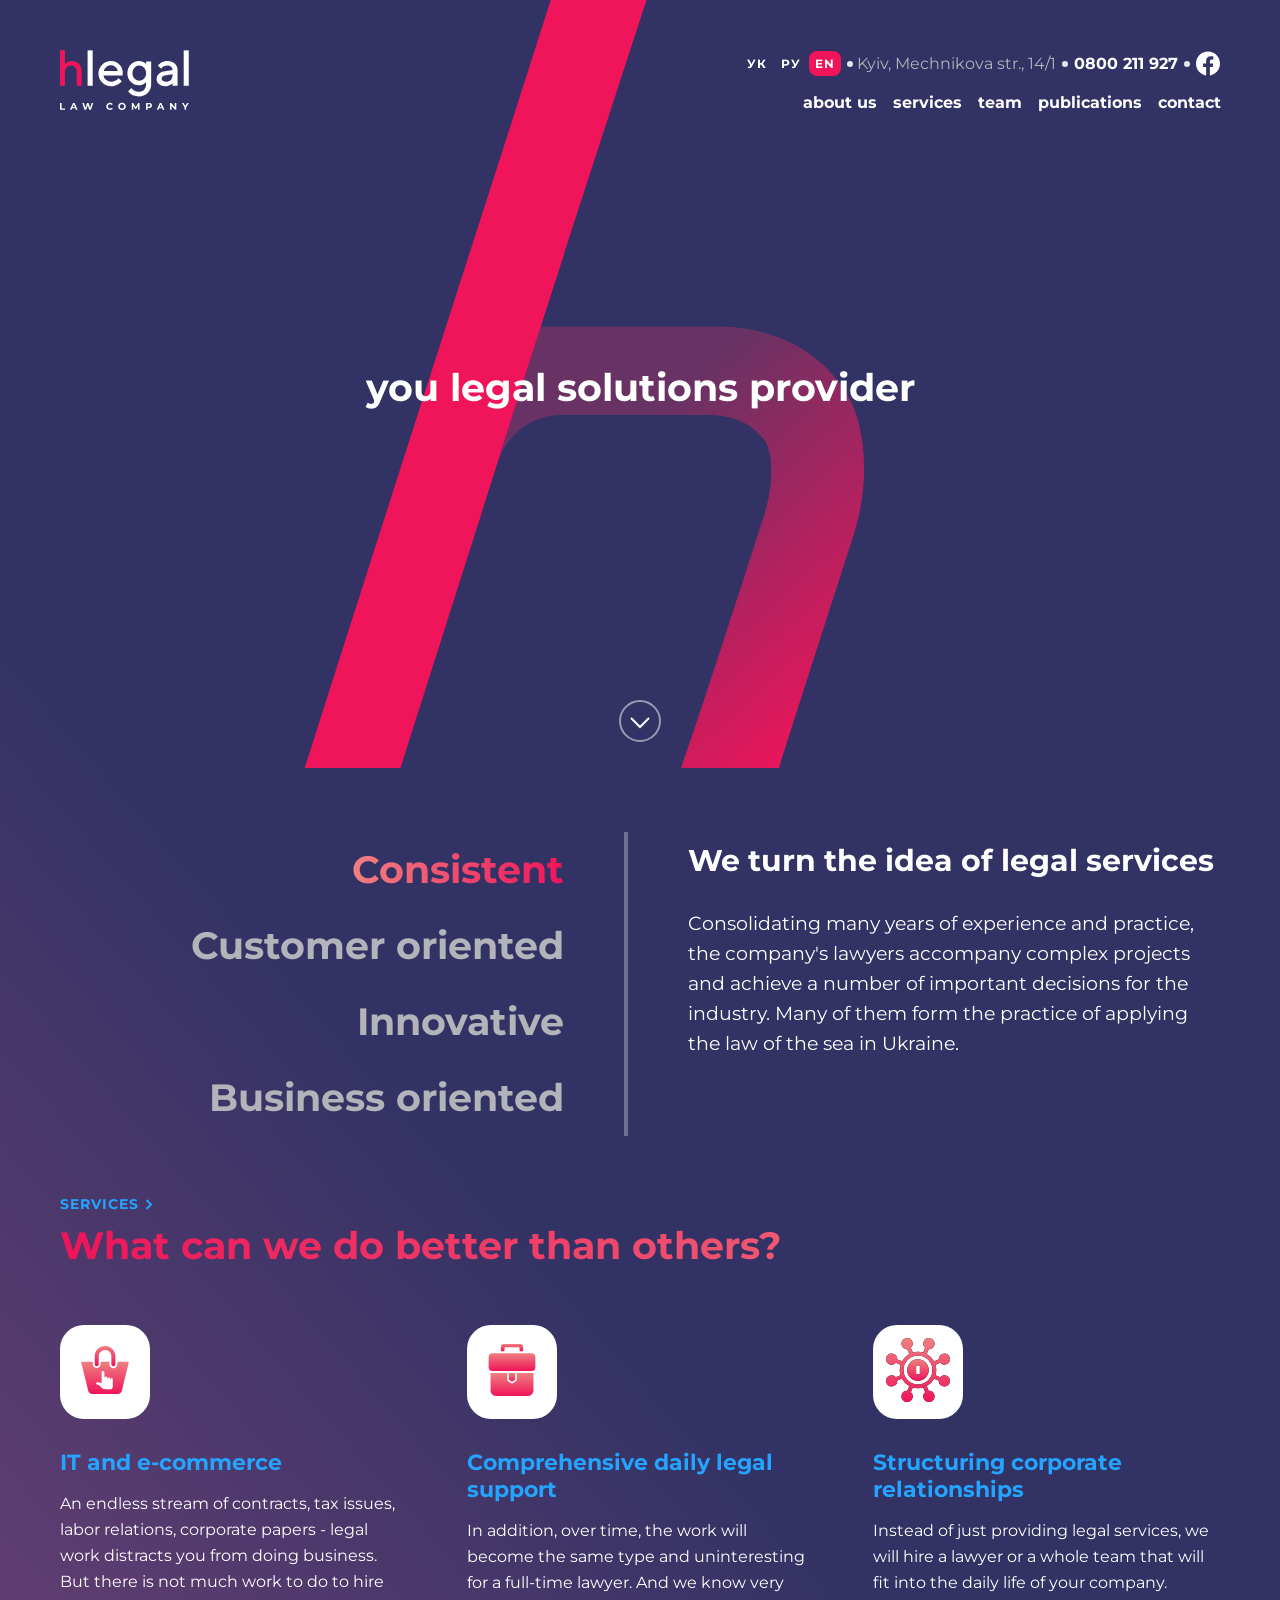
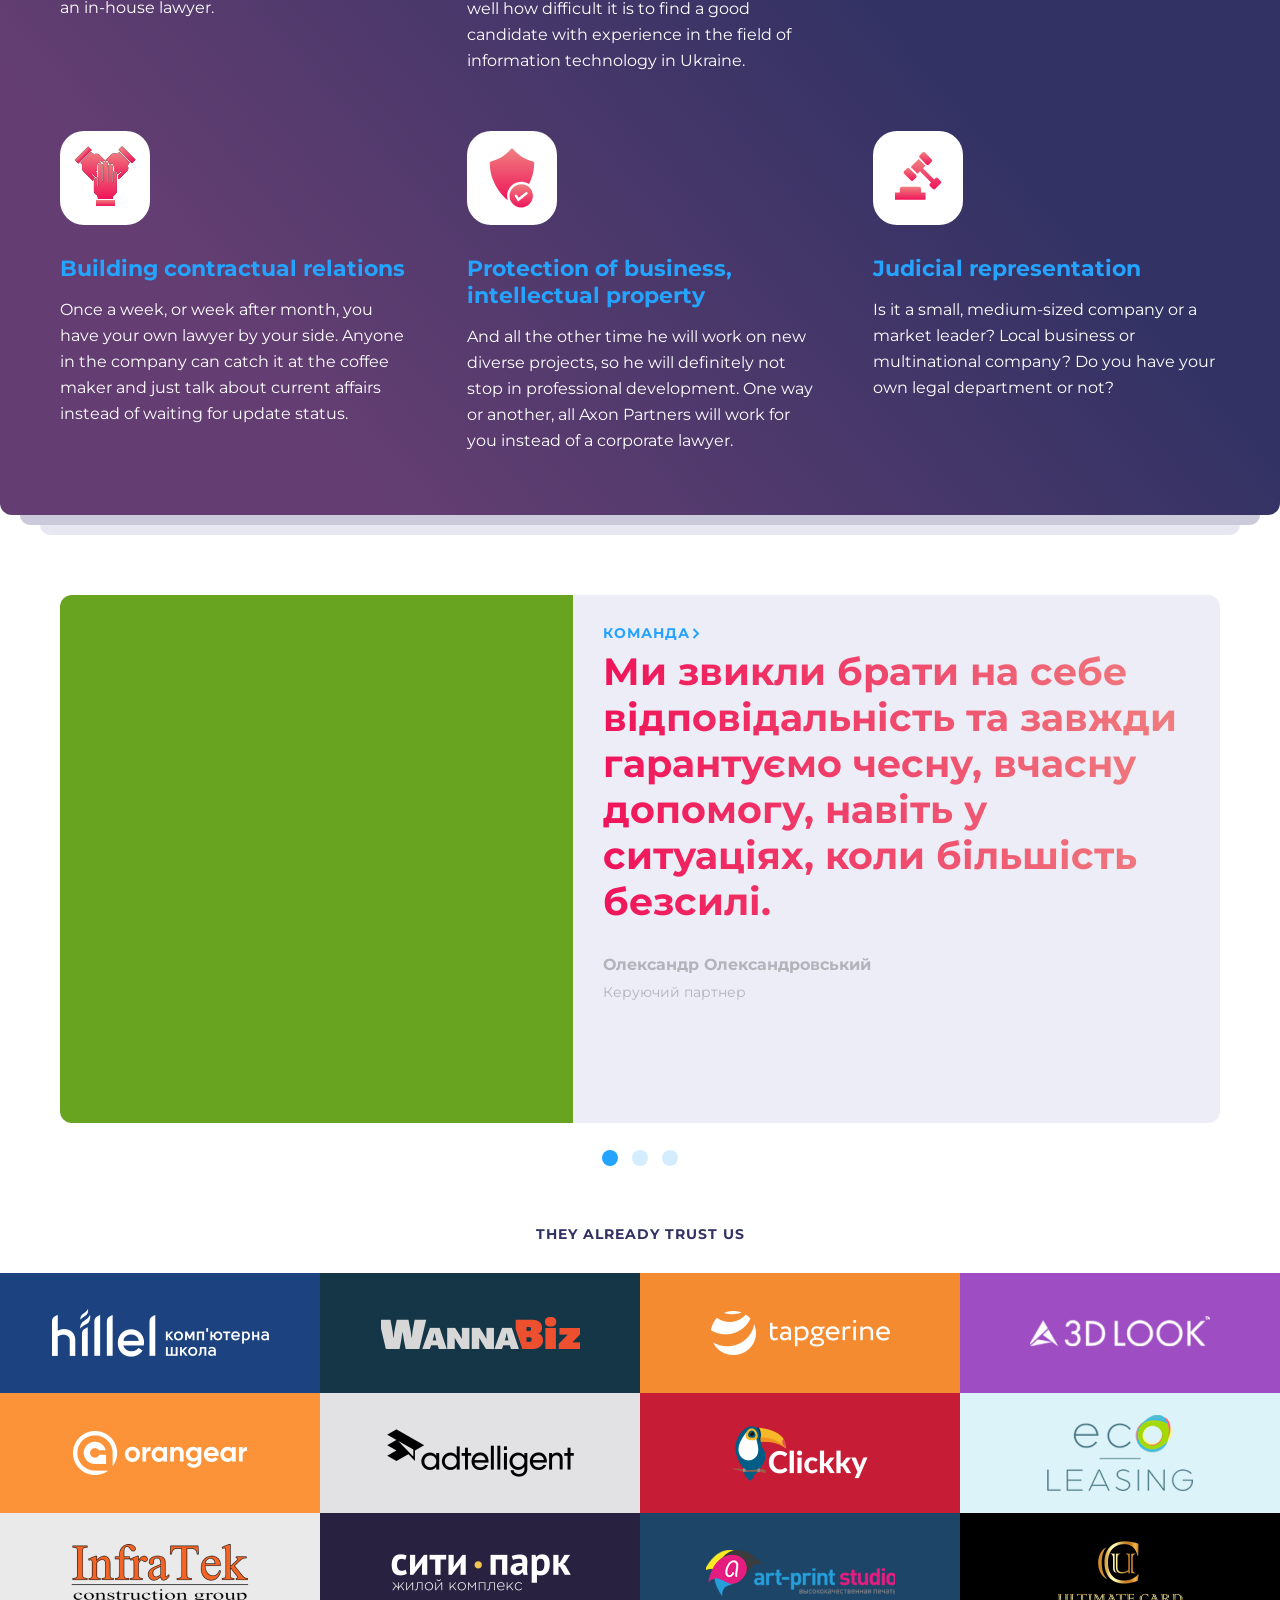
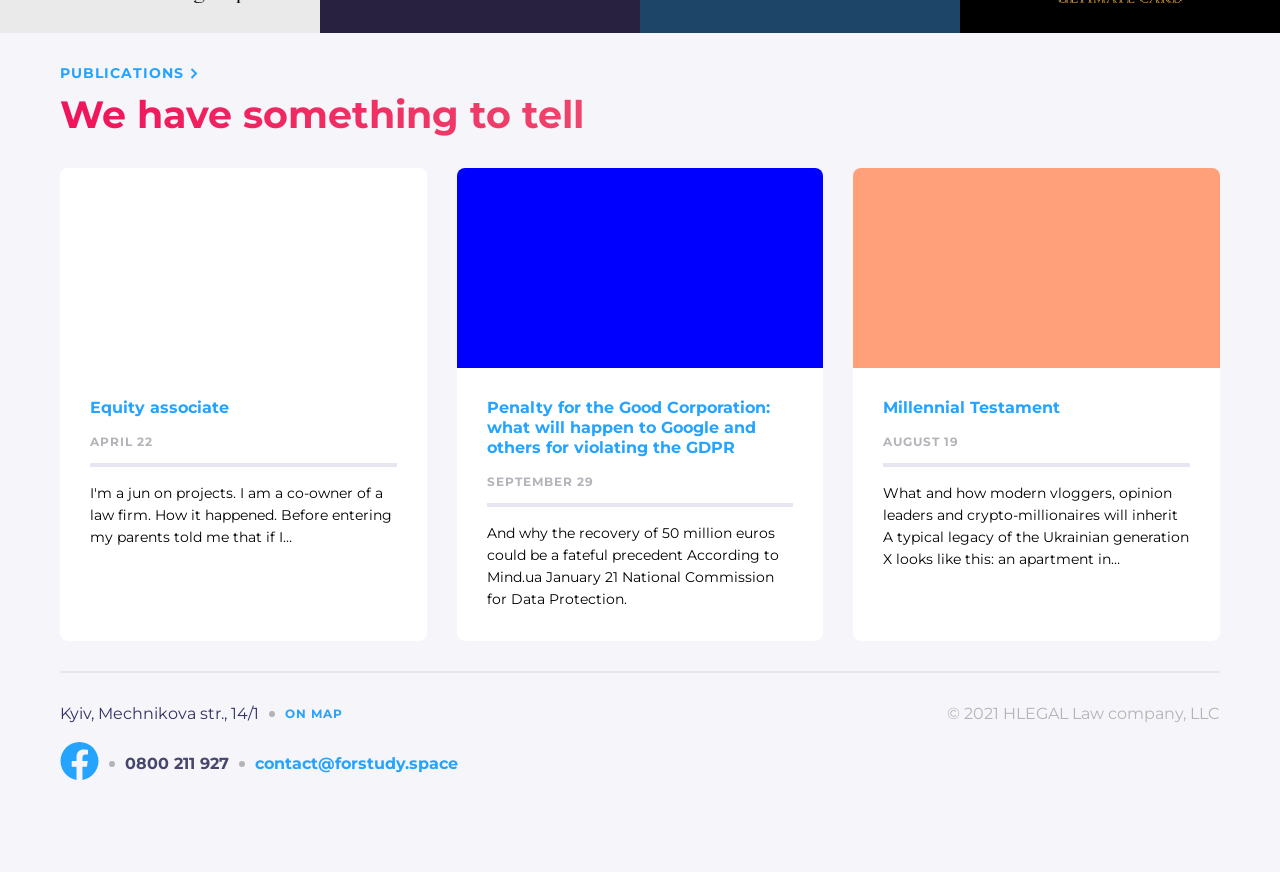
<file: app/index.html>
<!DOCTYPE html>
<html lang="en">
<head>
    <meta charset="UTF-8">
    <meta http-equiv="X-UA-Compatible" content="IE=edge">
    <meta name="viewport" content="width=device-width, initial-scale=1.0">
    <link rel="stylesheet" href="css/style.css">
    <link rel="preload" href="fonts/montserrat-v21-latin_cyrillic-regular.woff2" as="font" type="font/woff2" crossorigin="anonymous">
    <link rel="preload" href="fonts/montserrat-v21-latin_cyrillic-700.woff2" as="font" type="font/woff2" crossorigin="anonymous">
    <title>hlegal law company</title>
</head>
<body class="body">
    <div class="site">
        <div class="wrapper site__wrapper">
            <div class="wrapper__image">
                <div class="container">
                    <header class="header wrapper__header">
                        <div class="header__top">
                            <div class="header__lang-list">
                                <a class="header__lang-list-item" href="#">Ук</a>
                                <a class="header__lang-list-item" href="#">Ру</a>
                                <a class="header__lang-list-item current-page" href="#">En</a>
                            </div>
                            <p class="address header__address address--text-color">Kyiv, Mechnikova str., 14/1</p>
                            <a class="tel header__tel tel--white tel--bold" href="tel:+380800211927">0800 211 927</a>
                            <a class="facebook header__facebook" href="#" aria-label="Go to Facebook">
                                <svg width="24" height="25" fill="none" xmlns="http://www.w3.org/2000/svg">
                                    <path d="M24 12.573C24 5.905 18.627.5 12 .5S0 5.905 0 12.573C0 18.6 4.388 23.594 10.125 24.5v-8.437H7.078v-3.49h3.047v-2.66c0-3.025 1.791-4.697 4.533-4.697 1.313 0 2.686.236 2.686.236v2.971H15.83c-1.491 0-1.956.93-1.956 1.886v2.264h3.328l-.532 3.49h-2.796V24.5C19.612 23.594 24 18.6 24 12.573Z" fill="#fff"/>
                                </svg>
                            </a>
                        </div>
                        <div class="header__logo-wrapper">
                            <a class="logo" href="#" aria-label="Homepage">
                                <img class="logo__img" width="70" height="33" src="img/logo.svg" alt="">
                            </a>
                        </div>
                        <nav class="menu header__menu">
                            <button class="btn menu__btn" type="button" aria-label="Menu button">
                                <svg width="32" height="33" fill="none" xmlns="http://www.w3.org/2000/svg">
                                    <path d="M7 10.5h18M7 16.5h18M7 22.5h18" stroke="#fff" stroke-width="2"/>
                                </svg>
                            </button>
                            <div class="menu__body">
                                <div class="menu__inner">
                                    <button class="btn menu__close btn--close" type="button" aria-label="Close">
                                        <svg width="32" height="32" fill="none" xmlns="http://www.w3.org/2000/svg">
                                            <path d="m7 7 18 18M25 7 7 25" stroke="#EC6F5D" stroke-width="2"/>
                                        </svg>
                                    </button>
                                    <ul class="menu__body-list">
                                        <li class="menu__body-list-item">
                                            <a class="menu__body-list-item-link" href="about.html">about us</a>
                                        </li>
                                        <li class="menu__body-list-item">
                                            <a class="menu__body-list-item-link" href="services.html">services</a>
                                        </li>
                                        <li class="menu__body-list-item">
                                            <a class="menu__body-list-item-link" href="team.html">team</a>
                                        </li>
                                        <li class="menu__body-list-item">
                                            <a class="menu__body-list-item-link" href="publications.html">publications</a>
                                        </li>
                                        <li class="menu__body-list-item">
                                            <a class="menu__body-list-item-link" href="contact.html">contact</a>
                                        </li>
                                    </ul>
                                </div>
                            </div>
                        </nav>
                    </header>
                </div>
                <section class="provider">
                    <div class="container">
                        <div class="provider__inner">
                            <h2 class="title provider__inner-title title--white title--medium">you legal solutions provider</h2>
                            <a class="provider__inner-link" href="#services" aria-label="Scroll to services">
                                <svg width="42" height="42" fill="none" xmlns="http://www.w3.org/2000/svg">
                                    <circle opacity=".5" cx="21" cy="21" r="20" stroke="#fff" stroke-width="2"/>
                                    <path d="m12 18 9 9 9-9" stroke="#fff" stroke-width="2"/>
                                </svg>
                            </a>
                        </div>
                    </div>
                </section>
            </div>
            <section class="turn-idea">
                <div class="container">
                    <div class="turn-idea__inner">
                        <div class="turn-idea__inner-button-list">
                            <button class="btn turn-idea__btn btn--text-active" type="button">Consistent</button>
                            <button class="btn turn-idea__btn" type="button">Customer oriented</button>
                            <button class="btn turn-idea__btn" type="button">Innovative</button>
                            <button class="btn turn-idea__btn" type="button">Business oriented</button>
                        </div>
                        <h3 class="turn-idea__inner-title">We turn the idea of legal services</h3>
                        <p class="description turn-idea__inner-description">Consolidating many years of experience and practice, the company's lawyers accompany complex projects and achieve a number of important decisions for the industry. Many of them form the practice of applying the law of the sea in Ukraine.</p>
                    </div>
                </div>
            </section>
            <section class="services" id="services">
                <div class="container">
                    <a class="interpage-link services__interpage-link" href="services.html">
                        Services
                        <svg width="8" height="11" fill="none" xmlns="http://www.w3.org/2000/svg">
                            <path d="M1.5 1 6 5.5 1.5 10" stroke="#24A3FF" stroke-width="2"/>
                        </svg>
                    </a>
                    <h2 class="title services__title title--red">What can we do better than others?</h2>
                    <div class="services__list">
                        <div class="services__list-wrapper">
                            <div class="services__list-item">
                                <div class="services__list-item-icon">
                                    <svg width="64" height="64" fill="none" xmlns="http://www.w3.org/2000/svg">
                                        <path d="M23.734 28.125a2 2 0 0 0 2-2v-7.8A6.332 6.332 0 0 1 32.058 12a6.333 6.333 0 0 1 6.325 6.325v7.8a2 2 0 0 0 4 0v-7.8C42.383 12.632 37.752 8 32.058 8c-5.692 0-10.324 4.632-10.324 10.325v7.8a2 2 0 0 0 2 2Z" fill="url(#a)"/>
                                        <path d="M55 23.63H44.384v2.495c0 2.206-1.794 4-4 4s-4-1.794-4-4V23.63h-8.649v2.494c0 2.206-1.794 4-4 4s-4-1.794-4-4V23.63H9c-.552 0-.893.435-.762.97L15.236 53.1c.422 1.602 2.108 2.9 3.764 2.9h26c1.658 0 3.342-1.298 3.766-2.9l6.996-28.497c.131-.537-.209-.971-.762-.971Z" fill="url(#b)"/>
                                        <path d="M28.6 34.4a1.4 1.4 0 1 1 2.8 0v6.95V40a1.4 1.4 0 1 1 2.8 0v1.676c.013-.762.635-2.376 1.4-2.376a1.4 1.4 0 0 1 1.4 1.4s.041 1.041.133 1.103C37.357 41.33 37.84 40 38.4 40a1.4 1.4 0 0 1 1.4 1.4v7a2.8 2.8 0 0 1-2.8 2.8h-4.68a5.6 5.6 0 0 1-3.96-1.64l-2.21-2.21L23 45.94c.005-1.337 1.053-1.74 2.1-1.74.902 0 1.714.14 3.5 1.05V34.4Z" fill="#fff"/>
                                        <defs>
                                            <linearGradient id="a" x1="32.058" y1="8" x2="32.058" y2="28.125" gradientUnits="userSpaceOnUse">
                                                <stop offset="0" stop-color="#EF8080"/>
                                                <stop offset="1" stop-color="#F0145A"/>
                                            </linearGradient>
                                            <linearGradient id="b" x1="32" y1="23.631" x2="32" y2="56" gradientUnits="userSpaceOnUse">
                                                <stop offset="0" stop-color="#EF8080"/>
                                                <stop offset="1" stop-color="#F0145A"/>
                                            </linearGradient>
                                        </defs>
                                    </svg>
                                </div>
                                <a class="services__list-item-title" href="service-IT.html">IT and e-commerce</a>
                                <p class="description services__list-item-description description--small">An endless stream of contracts, tax issues, labor relations, corporate papers - legal work distracts you from doing business. But there is not much work to do to hire an in-house lawyer.</p>
                            </div>
                        </div>
                        <div class="services__list-wrapper">
                            <div class="services__list-item">
                                <div class="services__list-item-icon">
                                    <svg width="64" height="64" fill="none" xmlns="http://www.w3.org/2000/svg">
                                        <path fill-rule="evenodd" clip-rule="evenodd" d="M53.451 35.076v17.295c0 3.094-2.424 5.629-5.388 5.629H15.97c-2.964 0-5.388-2.535-5.388-5.629V35.076h16.666v7.511l4.769 3.133 4.768-3.133v-7.51h16.666Z" fill="url(#a_1)"/>
                                        <path fill-rule="evenodd" clip-rule="evenodd" d="M28.919 35.076v6.609l3.098 2.035 3.098-2.035v-6.609h-6.197Z" fill="url(#b_1)"/>
                                        <path fill-rule="evenodd" clip-rule="evenodd" d="M12.073 15.143H51.96c1.882 0 3.42 1.708 3.42 3.795v10.253c0 2.088-1.538 3.796-3.42 3.796H12.073c-1.882 0-3.42-1.708-3.42-3.796V18.938c0-2.087 1.538-3.795 3.42-3.795Z" fill="url(#c_1)"/>
                                        <path fill-rule="evenodd" clip-rule="evenodd" d="M23.712 5.955h16.61a2.814 2.814 0 0 1 2.805 2.806v4.377H39.57v-2.586c0-.698-.57-1.27-1.268-1.27H25.731c-.697 0-1.268.572-1.268 1.27v2.586h-3.557V8.761a2.814 2.814 0 0 1 2.806-2.806Z" fill="url(#d_1)"/>
                                        <defs>
                                            <linearGradient id="a_1" x1="32.017" y1="35.076" x2="32.017" y2="58" gradientUnits="userSpaceOnUse">
                                                <stop offset="0" stop-color="#EF8080"/>
                                                <stop offset="1" stop-color="#F0145A"/>
                                            </linearGradient>
                                            <linearGradient id="b_1" x1="32.017" y1="35.076" x2="32.017" y2="43.72" gradientUnits="userSpaceOnUse">
                                                <stop offset="0" stop-color="#EF8080"/>
                                                <stop offset="1" stop-color="#F0145A"/>
                                            </linearGradient>
                                            <linearGradient id="c_1" x1="32.017" y1="15.143" x2="32.017" y2="32.987" gradientUnits="userSpaceOnUse">
                                                <stop offset="0" stop-color="#EF8080"/>
                                                <stop offset="1" stop-color="#F0145A"/>
                                            </linearGradient>
                                            <linearGradient id="d_1" x1="32.017" y1="5.955" x2="32.017" y2="13.138" gradientUnits="userSpaceOnUse">
                                                <stop offset="0" stop-color="#EF8080"/>
                                                <stop offset="1" stop-color="#F0145A"/>
                                            </linearGradient>
                                        </defs>
                                    </svg>
                                </div>
                                <a class="services__list-item-title" href="service-IT.html">Comprehensive daily legal support</a>
                                <p class="description services__list-item-description description--small">In addition, over time, the work will become the same type and uninteresting for a full-time lawyer. And we know very well how difficult it is to find a good candidate with experience in the field of information technology in Ukraine.</p>
                            </div>
                        </div>
                        <div class="services__list-wrapper">
                            <div class="services__list-item">
                                <div class="services__list-item-icon">
                                    <svg width="64" height="64" fill="none" xmlns="http://www.w3.org/2000/svg">
                                        <path d="M60.526 37.727a5.596 5.596 0 0 0-2.15-.429 5.61 5.61 0 0 0-4.186 1.863l-1.22-.505-3.48-1.441A18.19 18.19 0 0 0 50.25 32c0-1.812-.267-3.562-.76-5.215l3.48-1.442 1.22-.505a5.61 5.61 0 0 0 4.185 1.863 5.632 5.632 0 0 0 5.195-7.779 5.61 5.61 0 0 0-5.198-3.473 5.634 5.634 0 0 0-5.615 5.923l-1.227.509-3.479 1.44a18.382 18.382 0 0 0-7.373-7.373l1.441-3.479.508-1.225a5.61 5.61 0 0 0 5.494-3.465A5.632 5.632 0 0 0 42.926 0a5.61 5.61 0 0 0-5.199 3.473 5.634 5.634 0 0 0 1.436 6.334l-.507 1.223-1.441 3.48A18.196 18.196 0 0 0 32 13.75c-1.811 0-3.562.267-5.215.76l-1.441-3.48-.507-1.223a5.634 5.634 0 0 0 1.436-6.334A5.61 5.61 0 0 0 21.074 0a5.632 5.632 0 0 0-5.195 7.779 5.61 5.61 0 0 0 5.494 3.465l.508 1.226 1.44 3.479a18.38 18.38 0 0 0-7.372 7.373l-3.48-1.441-1.226-.508a5.634 5.634 0 0 0-3.464-5.494 5.595 5.595 0 0 0-2.151-.43 5.61 5.61 0 0 0-5.199 3.474 5.632 5.632 0 0 0 5.196 7.779 5.61 5.61 0 0 0 4.185-1.864l1.22.506 3.48 1.441A18.193 18.193 0 0 0 13.75 32c0 1.812.267 3.562.76 5.215l-3.48 1.441-1.22.505a5.61 5.61 0 0 0-4.185-1.863A5.632 5.632 0 0 0 .43 45.077a5.61 5.61 0 0 0 5.198 3.473c.74 0 1.463-.144 2.15-.429a5.634 5.634 0 0 0 3.464-5.494l1.228-.508 3.479-1.44a18.38 18.38 0 0 0 7.373 7.372l-1.441 3.48-.508 1.225a5.61 5.61 0 0 0-5.494 3.465A5.632 5.632 0 0 0 21.074 64a5.61 5.61 0 0 0 5.198-3.474 5.634 5.634 0 0 0-1.435-6.333l.506-1.223 1.442-3.48c1.653.493 3.403.76 5.215.76 1.811 0 3.562-.267 5.215-.76l1.441 3.48.507 1.223a5.634 5.634 0 0 0-1.436 6.334A5.61 5.61 0 0 0 42.926 64a5.632 5.632 0 0 0 5.195-7.779 5.61 5.61 0 0 0-5.495-3.465l-.507-1.226-1.441-3.479a18.38 18.38 0 0 0 7.373-7.373l3.479 1.441 1.227.508a5.634 5.634 0 0 0 3.464 5.494c.687.285 1.411.43 2.15.43a5.61 5.61 0 0 0 5.2-3.474 5.631 5.631 0 0 0-3.045-7.35ZM32 46.5c-7.995 0-14.5-6.505-14.5-14.5S24.005 17.5 32 17.5 46.5 24.005 46.5 32 39.995 46.5 32 46.5Z" fill="#000"/>
                                        <path d="M60.526 37.727a5.596 5.596 0 0 0-2.15-.429 5.61 5.61 0 0 0-4.186 1.863l-1.22-.505-3.48-1.441A18.19 18.19 0 0 0 50.25 32c0-1.812-.267-3.562-.76-5.215l3.48-1.442 1.22-.505a5.61 5.61 0 0 0 4.185 1.863 5.632 5.632 0 0 0 5.195-7.779 5.61 5.61 0 0 0-5.198-3.473 5.634 5.634 0 0 0-5.615 5.923l-1.227.509-3.479 1.44a18.382 18.382 0 0 0-7.373-7.373l1.441-3.479.508-1.225a5.61 5.61 0 0 0 5.494-3.465A5.632 5.632 0 0 0 42.926 0a5.61 5.61 0 0 0-5.199 3.473 5.634 5.634 0 0 0 1.436 6.334l-.507 1.223-1.441 3.48A18.196 18.196 0 0 0 32 13.75c-1.811 0-3.562.267-5.215.76l-1.441-3.48-.507-1.223a5.634 5.634 0 0 0 1.436-6.334A5.61 5.61 0 0 0 21.074 0a5.632 5.632 0 0 0-5.195 7.779 5.61 5.61 0 0 0 5.494 3.465l.508 1.226 1.44 3.479a18.38 18.38 0 0 0-7.372 7.373l-3.48-1.441-1.226-.508a5.634 5.634 0 0 0-3.464-5.494 5.595 5.595 0 0 0-2.151-.43 5.61 5.61 0 0 0-5.199 3.474 5.632 5.632 0 0 0 5.196 7.779 5.61 5.61 0 0 0 4.185-1.864l1.22.506 3.48 1.441A18.193 18.193 0 0 0 13.75 32c0 1.812.267 3.562.76 5.215l-3.48 1.441-1.22.505a5.61 5.61 0 0 0-4.185-1.863A5.632 5.632 0 0 0 .43 45.077a5.61 5.61 0 0 0 5.198 3.473c.74 0 1.463-.144 2.15-.429a5.634 5.634 0 0 0 3.464-5.494l1.228-.508 3.479-1.44a18.38 18.38 0 0 0 7.373 7.372l-1.441 3.48-.508 1.225a5.61 5.61 0 0 0-5.494 3.465A5.632 5.632 0 0 0 21.074 64a5.61 5.61 0 0 0 5.198-3.474 5.634 5.634 0 0 0-1.435-6.333l.506-1.223 1.442-3.48c1.653.493 3.403.76 5.215.76 1.811 0 3.562-.267 5.215-.76l1.441 3.48.507 1.223a5.634 5.634 0 0 0-1.436 6.334A5.61 5.61 0 0 0 42.926 64a5.632 5.632 0 0 0 5.195-7.779 5.61 5.61 0 0 0-5.495-3.465l-.507-1.226-1.441-3.479a18.38 18.38 0 0 0 7.373-7.373l3.479 1.441 1.227.508a5.634 5.634 0 0 0 3.464 5.494c.687.285 1.411.43 2.15.43a5.61 5.61 0 0 0 5.2-3.474 5.631 5.631 0 0 0-3.045-7.35ZM32 46.5c-7.995 0-14.5-6.505-14.5-14.5S24.005 17.5 32 17.5 46.5 24.005 46.5 32 39.995 46.5 32 46.5Z" fill="url(#a_2)"/>
                                        <path d="M32 21.25c-5.927 0-10.75 4.823-10.75 10.75 0 5.928 4.823 10.75 10.75 10.75 5.928 0 10.75-4.822 10.75-10.75 0-5.927-4.822-10.75-10.75-10.75Zm1.875 14.875h-3.75v-8.25h3.75v8.25Z" fill="#000"/>
                                        <path d="M32 21.25c-5.927 0-10.75 4.823-10.75 10.75 0 5.928 4.823 10.75 10.75 10.75 5.928 0 10.75-4.822 10.75-10.75 0-5.927-4.822-10.75-10.75-10.75Zm1.875 14.875h-3.75v-8.25h3.75v8.25Z" fill="url(#b_2)"/>
                                        <defs>
                                            <linearGradient id="a_2" x1="32" y1="0" x2="32" y2="64" gradientUnits="userSpaceOnUse">
                                                <stop offset="0" stop-color="#EF8080"/>
                                                <stop offset="1" stop-color="#F0145A"/>
                                            </linearGradient>
                                            <linearGradient id="b_2" x1="32" y1="21.25" x2="32" y2="42.75" gradientUnits="userSpaceOnUse">
                                                <stop offset="0" stop-color="#EF8080"/>
                                                <stop offset="1" stop-color="#F0145A"/>
                                            </linearGradient>
                                        </defs>
                                    </svg>
                                </div>
                                <a class="services__list-item-title" href="service-IT.html">Structuring corporate relationships</a>
                                <p class="description services__list-item-description description--small">Instead of just providing legal services, we will hire a lawyer or a whole team that will fit into the daily life of your company.</p>
                            </div>
                        </div>
                        <div class="services__list-wrapper">
                            <div class="services__list-item">
                                <div class="services__list-item-icon">
                                    <svg width="64" height="64" fill="none" xmlns="http://www.w3.org/2000/svg">
                                        <path d="M42.006 56h-19v6h19v-6Z" fill="#000"/>
                                        <path d="M42.006 56h-19v6h19v-6Z" fill="url(#a_3)"/>
                                        <path d="M15.173 2.452 1.738 15.887l3.535 3.535L18.708 5.987l-3.535-3.535Z" fill="#000"/>
                                        <path d="M15.173 2.452 1.738 15.887l3.535 3.535L18.708 5.987l-3.535-3.535Z" fill="url(#b_3)"/>
                                        <path d="m49.113 2.322-3.536 3.535 13.435 13.435 3.536-3.535L49.113 2.322Z" fill="#000"/>
                                        <path d="m49.113 2.322-3.536 3.535 13.435 13.435 3.536-3.535L49.113 2.322Z" fill="url(#c_3)"/>
                                        <path d="m44.556 9.706-2.691-.114a5.057 5.057 0 0 0-4.283 1.432l-5.505 5.505-5.753-5.754a3.84 3.84 0 0 0-3.858-.909 3.618 3.618 0 0 1-3.611-.903l-.854-.854L7.394 18.716l1.728 1.728-.114 2.69a5.058 5.058 0 0 0 1.432 4.284l9.612 9.612a4.985 4.985 0 0 1 1.691-3.258l-2.995-2.995.707-.707 3.129 3.128a4.947 4.947 0 0 1 1.422-.54v-3.695l-1.722-1.722.707-.707 1.015 1.015v-5.35a3.61 3.61 0 0 1 3.142-3.625c.331-.032.665-.017.991.045l-1.23-1.23.708-.707 1.796 1.797a3.541 3.541 0 0 1 3.403-1.909 3.6 3.6 0 0 1 3.175 3.332 3.557 3.557 0 0 1 1.825-.332 3.62 3.62 0 0 1 3.19 3.663v3.424a5.004 5.004 0 0 1 3.816 3.625l2.788-2.788.708.707-3.316 3.315c0 .014.004.027.004.04v3.32a3.963 3.963 0 0 0 2.379-1.128l6.84-6.84a3.839 3.839 0 0 0 .909-3.858 3.618 3.618 0 0 1 .903-3.611l.854-.854L46.284 7.98l-1.728 1.727Z" fill="#000"/>
                                        <path d="m44.556 9.706-2.691-.114a5.057 5.057 0 0 0-4.283 1.432l-5.505 5.505-5.753-5.754a3.84 3.84 0 0 0-3.858-.909 3.618 3.618 0 0 1-3.611-.903l-.854-.854L7.394 18.716l1.728 1.728-.114 2.69a5.058 5.058 0 0 0 1.432 4.284l9.612 9.612a4.985 4.985 0 0 1 1.691-3.258l-2.995-2.995.707-.707 3.129 3.128a4.947 4.947 0 0 1 1.422-.54v-3.695l-1.722-1.722.707-.707 1.015 1.015v-5.35a3.61 3.61 0 0 1 3.142-3.625c.331-.032.665-.017.991.045l-1.23-1.23.708-.707 1.796 1.797a3.541 3.541 0 0 1 3.403-1.909 3.6 3.6 0 0 1 3.175 3.332 3.557 3.557 0 0 1 1.825-.332 3.62 3.62 0 0 1 3.19 3.663v3.424a5.004 5.004 0 0 1 3.816 3.625l2.788-2.788.708.707-3.316 3.315c0 .014.004.027.004.04v3.32a3.963 3.963 0 0 0 2.379-1.128l6.84-6.84a3.839 3.839 0 0 0 .909-3.858 3.618 3.618 0 0 1 .903-3.611l.854-.854L46.284 7.98l-1.728 1.727Z" fill="url(#d_3)"/>
                                        <path d="M29.88 21.69a2.49 2.49 0 0 0-2.725-2.189 2.598 2.598 0 0 0-2.243 2.63V33.49a4 4 0 0 0-4 4v9.673a3.838 3.838 0 0 0 2.086 3.37 3.618 3.618 0 0 1 1.914 3.193v1.207h15v-2.444l1.984-1.822a5.059 5.059 0 0 0 2.016-4.04V31.488a4 4 0 0 0-4-4v-4.323a2.622 2.622 0 0 0-2.276-2.668 2.492 2.492 0 0 0-2.682 2.1h.458V38.04h-1V22.597h.5v-2.431a2.622 2.622 0 0 0-2.276-2.668 2.502 2.502 0 0 0-2.724 2.49v1.702h.5v15.443h-1V21.69h.468Zm-4.569 20.35h-1v-8h1v8ZM39.413 27.8h1v10.443h-1V27.8Z" fill="#000"/>
                                        <path d="M29.88 21.69a2.49 2.49 0 0 0-2.725-2.189 2.598 2.598 0 0 0-2.243 2.63V33.49a4 4 0 0 0-4 4v9.673a3.838 3.838 0 0 0 2.086 3.37 3.618 3.618 0 0 1 1.914 3.193v1.207h15v-2.444l1.984-1.822a5.059 5.059 0 0 0 2.016-4.04V31.488a4 4 0 0 0-4-4v-4.323a2.622 2.622 0 0 0-2.276-2.668 2.492 2.492 0 0 0-2.682 2.1h.458V38.04h-1V22.597h.5v-2.431a2.622 2.622 0 0 0-2.276-2.668 2.502 2.502 0 0 0-2.724 2.49v1.702h.5v15.443h-1V21.69h.468Zm-4.569 20.35h-1v-8h1v8ZM39.413 27.8h1v10.443h-1V27.8Z" fill="url(#e_3)"/>
                                        <defs>
                                            <linearGradient id="a_3" x1="32.506" y1="56" x2="32.506" y2="62" gradientUnits="userSpaceOnUse">
                                                <stop offset="0" stop-color="#EF8080"/>
                                                <stop offset="1" stop-color="#F0145A"/>
                                            </linearGradient>
                                            <linearGradient id="b_3" x1="8.455" y1="9.169" x2="11.991" y2="12.705" gradientUnits="userSpaceOnUse">
                                                <stop offset="0" stop-color="#EF8080"/>
                                                <stop offset="1" stop-color="#F0145A"/>
                                            </linearGradient>
                                            <linearGradient id="c_3" x1="47.345" y1="4.09" x2="60.78" y2="17.525" gradientUnits="userSpaceOnUse">
                                                <stop offset="0" stop-color="#EF8080"/>
                                                <stop offset="1" stop-color="#F0145A"/>
                                            </linearGradient>
                                            <linearGradient id="d_3" x1="32.143" y1="7.979" x2="32.143" y2="37.03" gradientUnits="userSpaceOnUse">
                                                <stop offset="0" stop-color="#EF8080"/>
                                                <stop offset="1" stop-color="#F0145A"/>
                                            </linearGradient>
                                            <linearGradient id="e_3" x1="32.412" y1="17.488" x2="32.412" y2="54.932" gradientUnits="userSpaceOnUse">
                                                <stop offset="0" stop-color="#EF8080"/>
                                                <stop offset="1" stop-color="#F0145A"/>
                                            </linearGradient>
                                        </defs>
                                    </svg>
                                </div>
                                <a class="services__list-item-title" href="service-IT.html">Building contractual relations</a>
                                <p class="description services__list-item-description description--small">Once a week, or week after month, you have your own lawyer by your side. Anyone in the company can catch it at the coffee maker and just talk about current affairs instead of waiting for update status.</p>
                            </div>
                        </div>
                        <div class="services__list-wrapper">
                            <div class="services__list-item">
                                <div class="services__list-item-icon">
                                    <svg width="64" height="64" fill="none" xmlns="http://www.w3.org/2000/svg">
                                        <path d="M41.232 37.696c2.352 0 4.678.588 6.726 1.701.372.2.713.44 1.061.67 3.362-6.58 5.136-13.54 5.136-20.328 0-.382 0-.776-.013-1.17a1.244 1.244 0 0 0-.972-1.156c-7.434-1.625-14.166-5.65-19.459-11.631l-.787-.899A1.207 1.207 0 0 0 32 4.465c-.382-.05-.677.135-.911.394l-1.206 1.33c-5.022 5.525-11.348 9.34-18.29 11.04l-.8.196a1.21 1.21 0 0 0-.935 1.157c-.443 17.304 9.772 29.748 14.179 34.301a41.698 41.698 0 0 0 3.787 3.449 14.227 14.227 0 0 1-.747-4.482c0-7.805 6.349-14.154 14.154-14.154Z" fill="url(#a_4)"/>
                                        <path d="M46.782 41.561a11.653 11.653 0 0 0-5.55-1.403c-6.45 0-11.693 5.243-11.693 11.692 0 2.179.59 4.308 1.723 6.13 2.154 3.483 5.871 5.563 9.97 5.563 6.436 0 11.692-5.243 11.692-11.693 0-4.307-2.351-8.246-6.142-10.289Zm.438 8.733-9.145 7.116-3.122-4.883a1.23 1.23 0 1 1 2.073-1.326l1.668 2.608 7.014-5.458a1.23 1.23 0 1 1 1.512 1.943Z" fill="url(#b_4)"/>
                                        <defs>
                                            <linearGradient id="a_4" x1="32" y1="4.457" x2="32" y2="56.332" gradientUnits="userSpaceOnUse">
                                                <stop offset="0" stop-color="#EF8080"/>
                                                <stop offset="1" stop-color="#F0145A"/>
                                            </linearGradient>
                                            <linearGradient id="b_4" x1="41.231" y1="40.158" x2="41.231" y2="63.543" gradientUnits="userSpaceOnUse">
                                                <stop offset="0" stop-color="#EF8080"/>
                                                <stop offset="1" stop-color="#F0145A"/>
                                            </linearGradient>
                                        </defs>
                                    </svg>
                                </div>
                                <a class="services__list-item-title" href="service-IT.html">Protection of business, intellectual property</a>
                                <p class="description services__list-item-description description--small">And all the other time he will work on new diverse projects, so he will definitely not stop in professional development. One way or another, all Axon Partners will work for you instead of a corporate lawyer.</p>
                            </div>
                        </div>
                        <div class="services__list-wrapper">
                            <div class="services__list-item">
                                <div class="services__list-item-icon">
                                    <svg width="64" height="64" fill="none" xmlns="http://www.w3.org/2000/svg">
                                        <path d="M40.352 20.389a1.872 1.872 0 0 0 2.65 0l2.608-2.608a1.878 1.878 0 0 0 0-2.651l-6.583-6.581a1.871 1.871 0 0 0-2.648 0l-2.609 2.608a1.875 1.875 0 0 0 0 2.648l6.582 6.584Z" fill="url(#a_5)"/>
                                        <path d="M24.766 36.267a1.876 1.876 0 0 0 2.648 0l2.609-2.61a1.872 1.872 0 0 0 0-2.649l-6.583-6.583a1.874 1.874 0 0 0-2.649 0l-2.608 2.608a1.875 1.875 0 0 0 0 2.65l6.583 6.584Z" fill="url(#b_5)"/>
                                        <path d="m54.648 36.893-2.647-2.65a1.875 1.875 0 0 0-2.648 0l-1.161 1.16-11.205-11.207 2.427-2.428-6.733-6.73-2.428 2.427-3.092 3.09-2.374 2.374 6.732 6.733 2.377-2.373 11.203 11.205-1.048 1.05a1.87 1.87 0 0 0 0 2.647l2.647 2.648a1.87 1.87 0 0 0 2.65 0l5.299-5.297a1.871 1.871 0 0 0 .001-2.649Z" fill="url(#c_5)"/>
                                        <path d="M35.077 44.943a2.173 2.173 0 0 0-2.173-2.173H15.936c-1.2 0-2.173.973-2.173 2.172v3.527H9v7.39h30.558v-7.39h-4.481v-3.526Z" fill="url(#d_5)"/>
                                        <defs>
                                            <linearGradient id="a_5" x1="39.69" y1="8" x2="39.69" y2="20.939" gradientUnits="userSpaceOnUse">
                                                <stop offset="0" stop-color="#EF8080"/>
                                                <stop offset="1" stop-color="#F0145A"/>
                                            </linearGradient>
                                            <linearGradient id="b_5" x1="24.103" y1="23.877" x2="24.103" y2="36.814" gradientUnits="userSpaceOnUse">
                                                <stop offset="0" stop-color="#EF8080"/>
                                                <stop offset="1" stop-color="#F0145A"/>
                                            </linearGradient>
                                            <linearGradient id="c_5" x1="39.992" y1="15.037" x2="39.992" y2="45.39" gradientUnits="userSpaceOnUse">
                                                <stop offset="0" stop-color="#EF8080"/>
                                                <stop offset="1" stop-color="#F0145A"/>
                                            </linearGradient>
                                            <linearGradient id="d_5" x1="24.279" y1="42.77" x2="24.279" y2="55.858" gradientUnits="userSpaceOnUse">
                                                <stop offset="0" stop-color="#EF8080"/>
                                                <stop offset="1" stop-color="#F0145A"/>
                                            </linearGradient>
                                        </defs>
                                    </svg>
                                </div>
                                <a class="services__list-item-title" href="service-IT.html">Judicial representation</a>
                                <p class="description services__list-item-description description--small">Is it a small, medium-sized company or a market leader? Local business or multinational company? Do you have your own legal department or not?</p>
                            </div>
                        </div>
                    </div>
                </div>
            </section>
        </div>
        <main class="content">
            <section class="team-slider">
                <div class="container">
                    <div class="team-slider__inner">
                        <div class="team-slider__content">
                            <div class="team-slider__content-img">
                                <picture>
                                    <source media="(min-width: 1320px)" srcset="img/homepage/team-desktop-sd-item-01.jpg 1x, img/homepage/team-desktop-sd-item-01@2x.jpg 2x">
                                    <source media="(min-width: 992px)" srcset="img/homepage/team-tablet-hd-item-01.jpg 1x, img/homepage/team-desktop-hd-item-01@2x.jpg 2x">
                                    <source media="(min-width: 768px)" srcset="img/homepage/team-tablet-sd-item-01.jpg 1x, img/homepage/team-tablet-sd-item-02@1x.jpg 2x">
                                    <img class="team-slider__content-img-picture team-slider__content-img-picture--01" src="img/homepage/team-mobile-item-01.jpg" srcset="img/homepage/team-mobile-item-01@2x.jpg 2x" alt="">
                                </picture>
                            </div>
                            <div class="team-slider__content-description">
                                <a class="interpage-link team-slider__interpage-link" href="team.html">
                                    команда
                                    <svg width="8" height="11" fill="none" xmlns="http://www.w3.org/2000/svg">
                                        <path d="M1.5 1 6 5.5 1.5 10" stroke="#24A3FF" stroke-width="2"/>
                                    </svg>
                                </a>
                                <h2 class="title team-slider__content-description-title title--red">Ми звикли брати на себе відповідальність та завжди гарантуємо чесну, вчасну допомогу, навіть у ситуаціях, коли більшість безсилі.</h2>
                                <div class="team-slider__content-description-data">
                                    <span class="team-slider__content-description-data-name">Олександр</span>
                                    <span class="team-slider__content-description-data-name">Олександровський</span>
                                </div>
                                <span class="team-slider__content-description-capacity">Керуючий партнер</span>
                            </div>
                        </div>
                        <ul class="slider-dots team-slider__slider-dots">
                            <li class="slider-dots__item">
                                <button class="btn slider-dots__item-btn slider-dots__item-btn--active" type="button">1</button>
                            </li>
                            <li class="slider-dots__item">
                                <button class="btn slider-dots__item-btn" type="button">2</button>
                            </li>
                            <li class="slider-dots__item">
                                <button class="btn slider-dots__item-btn" type="button">3</button>
                            </li>
                        </ul>
                    </div>
                </div>
            </section>
            <section class="partners">
                <div class="container container--big">
                    <div class="partners__inner">
                        <h2 class="partners__title">They already trust us</h2>
                        <ul class="partners__logo-list">
                            <li class="partners__logo-list-item partners__logo-list-item--01">
                                <a class="partners__logo-list-item-link" href="#" aria-label="Hillel">
                                    <img src="img/partners-logo/partners-logo-01.png" srcset="img/partners-logo/partners-logo-01@2x.png 2x" alt="">
                                </a>
                            </li>
                            <li class="partners__logo-list-item partners__logo-list-item--02">
                                <a class="partners__logo-list-item-link" href="#" aria-label="WannaBiz">
                                    <img src="img/partners-logo/partners-logo-02.png" srcset="img/partners-logo/partners-logo-02@2x.png 2x" alt="">
                                </a>
                            </li>
                            <li class="partners__logo-list-item partners__logo-list-item--03">
                                <a class="partners__logo-list-item-link" href="#" aria-label="targerine">
                                    <img src="img/partners-logo/partners-logo-03.png" srcset="img/partners-logo/partners-logo-03@2x.png 2x" alt="">
                                </a>
                            </li>
                            <li class="partners__logo-list-item partners__logo-list-item--04">
                                <a class="partners__logo-list-item-link" href="#" aria-label="3dlook">
                                    <img src="img/partners-logo/partners-logo-04.png" srcset="img/partners-logo/partners-logo-04@2x.png 2x" alt="">
                                </a>
                            </li>
                            <li class="partners__logo-list-item partners__logo-list-item--05">
                                <a class="partners__logo-list-item-link" href="#" aria-label="orangear">
                                    <img src="img/partners-logo/partners-logo-05.png" srcset="img/partners-logo/partners-logo-05@2x.png 2x" alt="">
                                </a>
                            </li>
                            <li class="partners__logo-list-item partners__logo-list-item--06">
                                <a class="partners__logo-list-item-link" href="#" aria-label="adtelligent">
                                    <img src="img/partners-logo/partners-logo-06.png" srcset="img/partners-logo/partners-logo-06@2x.png 2x" alt="">
                                </a>
                            </li>
                            <li class="partners__logo-list-item partners__logo-list-item--07">
                                <a class="partners__logo-list-item-link" href="#" aria-label="Clikky">
                                    <img src="img/partners-logo/partners-logo-07.png" srcset="img/partners-logo/partners-logo-07@2x.png 2x" alt="">
                                </a>
                            </li>
                            <li class="partners__logo-list-item partners__logo-list-item--08">
                                <a class="partners__logo-list-item-link" href="#" aria-label="eco-leasing">
                                    <img src="img/partners-logo/partners-logo-08.png" srcset="img/partners-logo/partners-logo-08@2x.png 2x" alt="">
                                </a>
                            </li>
                            <li class="partners__logo-list-item partners__logo-list-item--09">
                                <a class="partners__logo-list-item-link" href="#" aria-label="infratek">
                                    <img src="img/partners-logo/partners-logo-09.png" srcset="img/partners-logo/partners-logo-09@2x.png 2x" alt="">
                                </a>
                            </li>
                            <li class="partners__logo-list-item partners__logo-list-item--10">
                                <a class="partners__logo-list-item-link" href="#" aria-label="сити парк">
                                    <img src="img/partners-logo/partners-logo-10.png" srcset="img/partners-logo/partners-logo-10@2x.png 2x" alt="">
                                </a>
                            </li>
                            <li class="partners__logo-list-item partners__logo-list-item--11">
                                <a class="partners__logo-list-item-link" href="#" aria-label="art-ptint studio">
                                    <img src="img/partners-logo/partners-logo-11.png" srcset="img/partners-logo/partners-logo-11@2x.png 2x" alt="">
                                </a>
                            </li>
                            <li class="partners__logo-list-item partners__logo-list-item--12">
                                <a class="partners__logo-list-item-link" href="#" aria-label="ultimate card">
                                    <img src="img/partners-logo/partners-logo-12.png" srcset="img/partners-logo/partners-logo-12@2x.png 2x" alt="">
                                </a>
                            </li>
                        </ul>
                    </div>
                </div>
            </section>
            <section class="publications">
                <div class="container">
                    <div class="publications__inner">
                        <a class="interpage-link publications__interpage-link" href="publications.html">
                            Publications
                            <svg width="8" height="11" fill="none" xmlns="http://www.w3.org/2000/svg">
                                <path d="M1.5 1 6 5.5 1.5 10" stroke="#24A3FF" stroke-width="2"/>
                            </svg>
                        </a>
                        <h2 class="title publications__title title--red">We have something to tell</h2>
                        <div class="publications__list">
                            <div class="publications__list-wrapper">
                                <div class="publications__list-wrapper-item">
                                    <a class="publications__list-wrapper-item-image" href="#" aria-label="Go to Equity associate article">
                                       <picture>
                                           <source media="(min-width: 1320px)" srcset="img/homepage/publication-desktop-sd-item-01.jpg 1x, img/homepage/publication-desktop-sd-item-01@2x.jpg 2x">
                                           <source media="(min-width: 992px)" srcset="img/homepage/publication-tablet-hd-item-01.jpg 1x, img/homepage/publication-desktop-hd-item-01@2x.jpg 2x">
                                           <source media="(min-width: 768px)" srcset="img/homepage/publication-tablet-sd-item-01.jpg 1x, img/homepage/publication-tablet-sd-item-01@2x.jpg 2x">
                                           <img class="publications__list-wrapper-item-image-picture publications__list-wrapper-item-image-picture--01" src="img/homepage/publication-mobile-item-01.jpg" srcset="img/homepage/publication-mobile-item-01@2x.jpg 2x" alt="">
                                       </picture>
                                    </a>
                                    <div class="publications__list-wrapper-item-body-info">
                                        <a class="publications__list-wrapper-item-title" href="#">Equity associate</a>
                                        <p class="publications__list-wrapper-item-date">April 22</p>
                                        <p class="description publications__list-wrapper-item-description description--extra-small description--black">I'm a jun on projects. I am a co-owner of a law firm. How it happened. Before entering my parents told me that if I…</p>
                                    </div>
                                </div>
                            </div>
                            <div class="publications__list-wrapper">
                                <div class="publications__list-wrapper-item">
                                    <a class="publications__list-wrapper-item-image" href="publication-gdpr.html" aria-label="Go to Penalty for the Good Corporation article">
                                        <picture>
                                            <source media="(min-width: 1320px)" srcset="img/homepage/publication-desktop-sd-item-02.jpg 1x, img/homepage/publication-desktop-sd-item-02@2x.jpg 2x">
                                            <source media="(min-width: 992px)" srcset="img/homepage/publication-tablet-hd-item-02.jpg 1x, img/homepage/publication-desktop-hd-item-02@2x.jpg 2x">
                                            <source media="(min-width: 768px)" srcset="img/homepage/publication-tablet-sd-item-02.jpg 1x, img/homepage/publication-tablet-sd-item-02@2x.jpg 2x">
                                            <img class="publications__list-wrapper-item-image-picture publications__list-wrapper-item-image-picture--02" src="img/homepage/publication-mobile-item-02.jpg" srcset="img/homepage/publication-mobile-item-02@2x.jpg 2x" alt="">
                                        </picture>
                                    </a>
                                    <div class="publications__list-wrapper-item-body-info">
                                        <a class="publications__list-wrapper-item-title" href="publication-gdpr.html">Penalty for the Good Corporation: what will happen to Google and others for violating the GDPR</a>
                                        <p class="publications__list-wrapper-item-date">September 29</p>
                                        <p class="description publications__list-wrapper-item-description description--extra-small description--black">And why the recovery of 50 million euros could be a fateful precedent According to Mind.ua January 21 National Commission for Data Protection.</p>
                                    </div>
                                </div>
                            </div>
                            <div class="publications__list-wrapper publications__list-wrapper--bottom">
                                <div class="publications__list-wrapper-item">
                                    <a class="publications__list-wrapper-item-image" href="#" aria-label="Go to Millennial Testament article">
                                        <picture>
                                            <source media="(min-width: 1320px)" srcset="img/homepage/publication-desktop-sd-item-03.jpg 1x, img/homepage/publication-desktop-sd-item-03@2x.jpg 2x">
                                            <source media="(min-width: 992px)" srcset="img/homepage/publication-tablet-hd-item-03.jpg 1x, img/homepage/publication-desktop-hd-item-03@2x.jpg 2x">
                                            <source media="(min-width: 768px)" srcset="img/homepage/publication-tablet-sd-item-03.jpg 1x, img/homepage/publication-tablet-sd-item-03@2x.jpg 2x">
                                            <img class="publications__list-wrapper-item-image-picture publications__list-wrapper-item-image-picture--03" src="img/homepage/publication-mobile-item-03.jpg" srcset="img/homepage/publication-mobile-item-03@2x.jpg 2x" alt="">
                                        </picture>
                                    </a>
                                    <div class="publications__list-wrapper-item-body-info">
                                        <a class="publications__list-wrapper-item-title" href="#">Millennial Testament</a>
                                        <p class="publications__list-wrapper-item-date">August 19</p>
                                        <p class="description publications__list-wrapper-item-description description--extra-small description--black">What and how modern vloggers, opinion leaders and crypto-millionaires will inherit A typical legacy of the Ukrainian generation X looks like this: an apartment in…</p>
                                    </div>
                                </div>
                            </div>
                        </div>
                    </div>
                </div>
            </section>
        </main>
    </div>
    <footer class="footer">
        <div class="container">
            <div class="footer__body footer__body--stretch">
                <div class="footer__inner footer__inner--grid">
                    <div class="footer__inner-top footer__inner-top--left">
                        <p class="address footer__inner-address address--regular">Kyiv, Mechnikova str., 14/1</p>
                        <a class="map footer__inner-map" href="#">On map</a>
                    </div>
                    <div class="footer__inner-middle footer__inner-middle--bottom">
                        <a class="facebook footer__inner-facebook" href="#" aria-label="Go to Facebook">
                            <svg width="39" height="38" fill="none" xmlns="http://www.w3.org/2000/svg">
                                <path d="M38.5 19.116C38.5 8.56 29.993 0 19.5 0S.5 8.559.5 19.116C.5 28.657 7.448 36.566 16.531 38V24.642h-4.824v-5.526h4.824v-4.211c0-4.791 2.837-7.438 7.177-7.438 2.079 0 4.253.374 4.253.374v4.704h-2.396c-2.36 0-3.096 1.473-3.096 2.985v3.586h5.27l-.843 5.526h-4.427V38C31.552 36.566 38.5 28.657 38.5 19.116Z" fill="#24A3FF"/>
                            </svg>
                        </a>
                        <a class="tel footer__inner-tel tel--bold tel--alt-color" href="tel:+380800211927">0800 211 927</a>
                        <a class="mail footer__inner-mail" href="mailto:contact@forstudy.space">contact@forstudy.space</a>
                    </div>
                    <a class="footer__inner-copyright footer__inner-copyright--right" href="#">© 2021 HLEGAL Law company, LLC</a>
                </div>
            </div>
        </div>
    </footer>
</body>
</html>
</file>
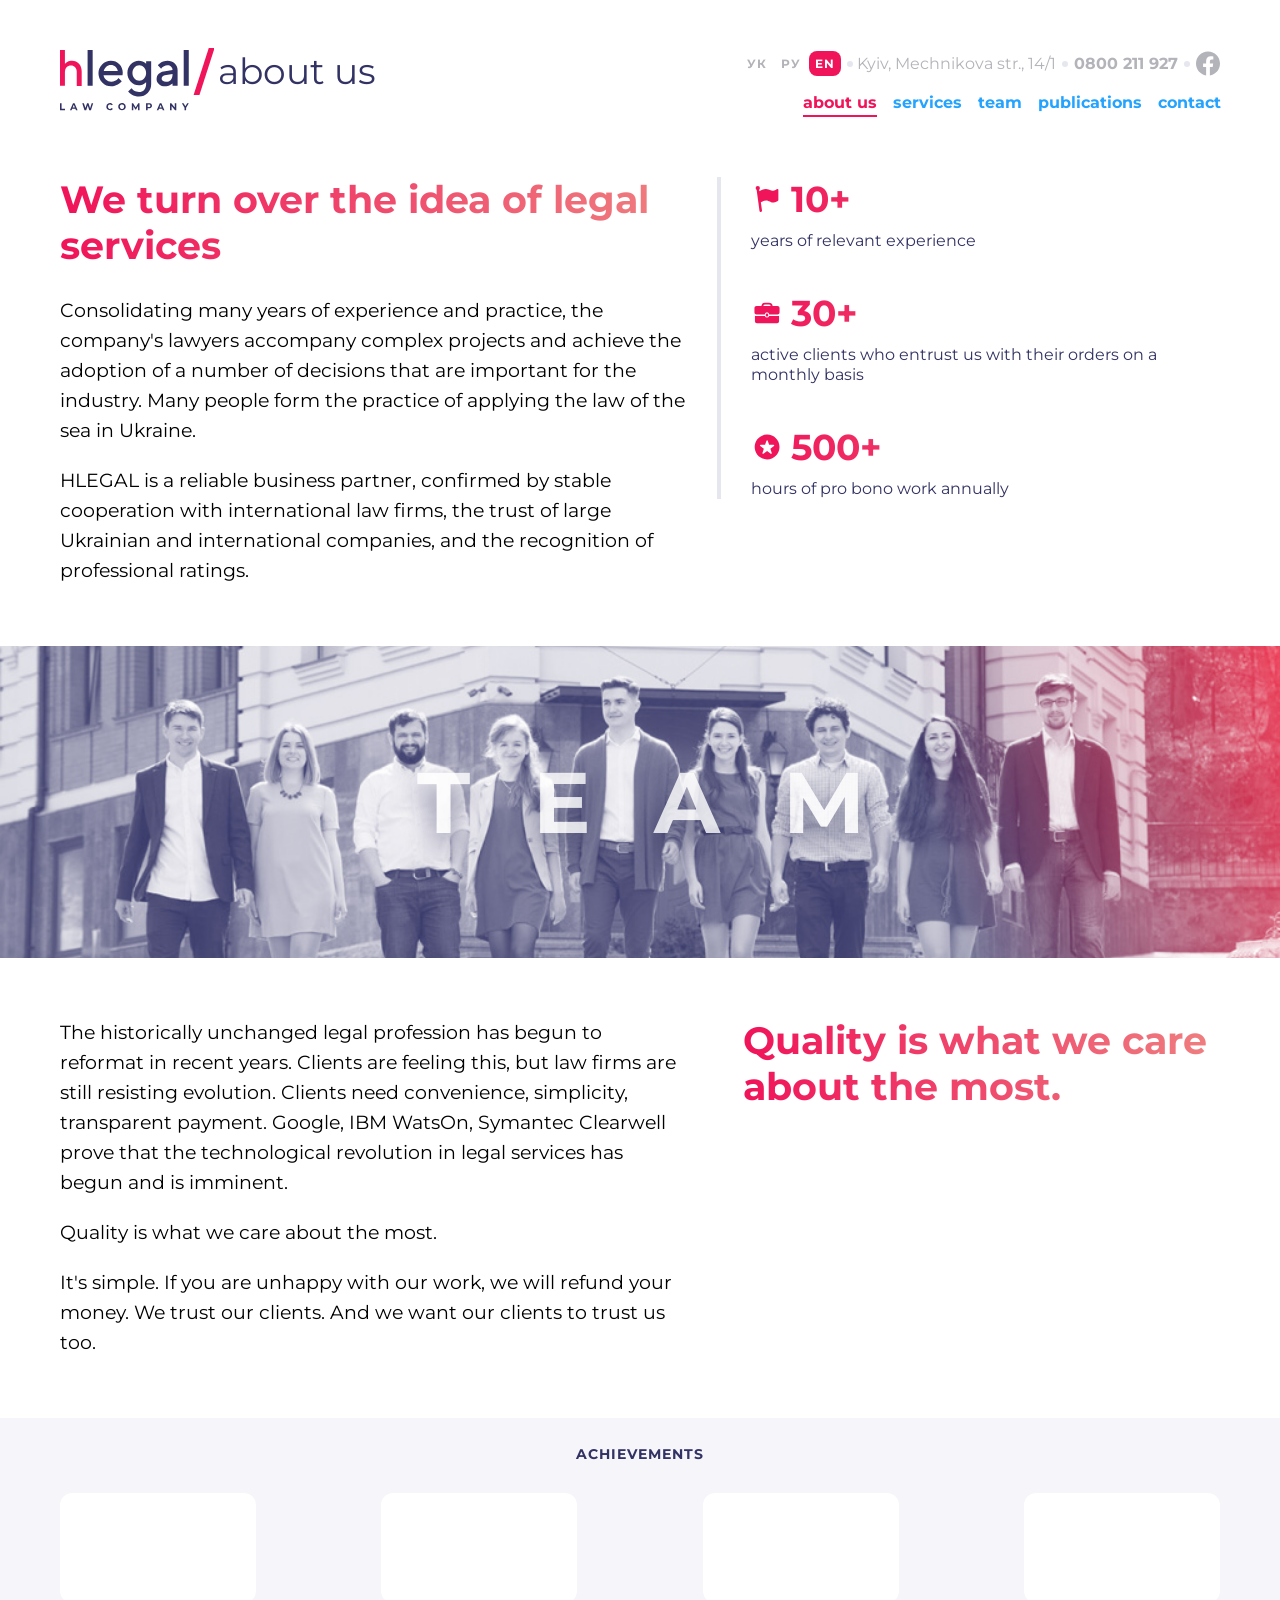
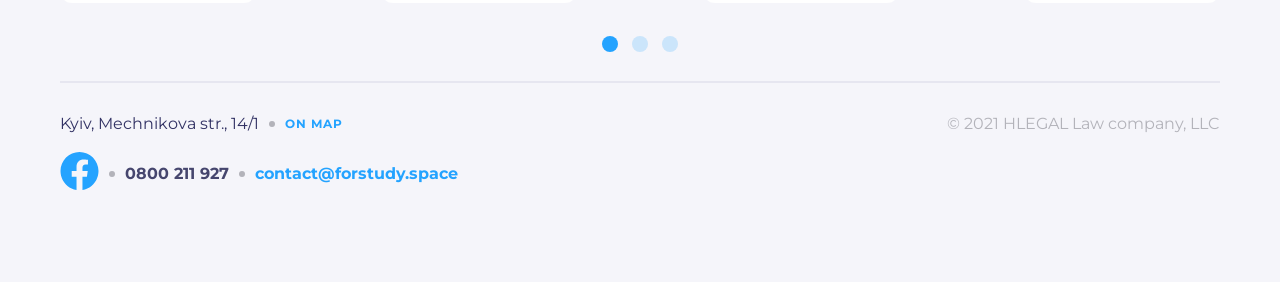
<file: app/about.html>
<!DOCTYPE html>
<html lang="en">
<head>
    <meta charset="UTF-8">
    <meta http-equiv="X-UA-Compatible" content="IE=edge">
    <meta name="viewport" content="width=device-width, initial-scale=1.0">
    <link rel="stylesheet" href="css/style.css">
    <link rel="preload" href="fonts/montserrat-v21-latin_cyrillic-regular.woff2" as="font" type="font/woff2" crossorigin="anonymous">
    <link rel="preload" href="fonts/montserrat-v21-latin_cyrillic-700.woff2" as="font" type="font/woff2" crossorigin="anonymous">
    <title>About us</title>
</head>
<body class="body">
    <div class="site">
        <div class="container">
            <header class="header">
                <div class="header__top header__top--gray">
                    <div class="header__lang-list">
                        <a class="header__lang-list-item header__lang-list-item--gray" href="#">Ук</a>
                        <a class="header__lang-list-item header__lang-list-item--gray" href="#">Ру</a>
                        <a class="header__lang-list-item header__lang-list-item--gray current-page" href="#">En</a>
                    </div>
                    <p class="address header__address address--text-color">Kyiv, Mechnikova str., 14/1</p>
                    <a class="tel header__tel tel--text-color tel--bold" href="tel:+380800211927">0800 211 927</a>
                    <a class="facebook header__facebook facebook--gray" href="#" aria-label="Go to Facebook">
                        <svg width="24" height="25" fill="none" xmlns="http://www.w3.org/2000/svg">
                            <path d="M24 12.573C24 5.905 18.627.5 12 .5S0 5.905 0 12.573C0 18.6 4.388 23.594 10.125 24.5v-8.437H7.078v-3.49h3.047v-2.66c0-3.025 1.791-4.697 4.533-4.697 1.313 0 2.686.236 2.686.236v2.971H15.83c-1.491 0-1.956.93-1.956 1.886v2.264h3.328l-.532 3.49h-2.796V24.5C19.612 23.594 24 18.6 24 12.573Z" fill="#fff"/>
                        </svg>
                    </a>
                </div>
                <div class="header__logo-wrapper">
                    <a class="logo" href="index.html" aria-label="Go to homepage">
                        <img class="logo__img" width="70" height="33" src="img/logo-dark.svg" alt="">
                    </a>
                    <span class="header__logo-wrapper-text header__logo-wrapper-text--dark">about us</span>
                </div>
                <nav class="menu header__menu">
                    <button class="btn menu__btn menu__btn--dark" type="button" aria-label="Menu button">
                        <svg width="32" height="33" fill="none" xmlns="http://www.w3.org/2000/svg">
                            <path d="M7 10.5h18M7 16.5h18M7 22.5h18" stroke="#fff" stroke-width="2"/>
                        </svg>
                    </button>
                    <div class="menu__body">
                        <div class="menu__inner">
                            <button class="btn menu__close btn--close" type="button" aria-label="Close">
                                <svg width="32" height="32" fill="none" xmlns="http://www.w3.org/2000/svg">
                                    <path d="m7 7 18 18M25 7 7 25" stroke="#EC6F5D" stroke-width="2"/>
                                </svg>
                            </button>
                            <ul class="menu__body-list">
                                <li class="menu__body-list-item">
                                    <a class="menu__body-list-item-link menu__body-list-item-link--regular active" href="#">about us</a>
                                </li>
                                <li class="menu__body-list-item">
                                    <a class="menu__body-list-item-link menu__body-list-item-link--regular" href="services.html">services</a>
                                </li>
                                <li class="menu__body-list-item">
                                    <a class="menu__body-list-item-link menu__body-list-item-link--regular" href="team.html">team</a>
                                </li>
                                <li class="menu__body-list-item">
                                    <a class="menu__body-list-item-link menu__body-list-item-link--regular" href="publications.html">publications</a>
                                </li>
                                <li class="menu__body-list-item">
                                    <a class="menu__body-list-item-link menu__body-list-item-link--regular" href="contact.html">contact</a>
                                </li>
                            </ul>
                        </div>
                    </div>
                </nav>
            </header>
        </div>
        <main class="content">
            <section class="about">
                <div class="container">
                    <div class="about__inner">
                        <div class="about__wrapper about__wrapper--01">
                            <div class="about__wrapper-body about__wrapper-body--01">
                                <h2 class="title about__title title--red">We turn over the idea of legal services</h2>
                                <p class="description about__description description--black">Consolidating many years of experience and practice, the company's lawyers accompany complex projects and achieve the adoption of a number of decisions that are important for the industry. Many people form the practice of applying the law of the sea in Ukraine.</p>
                                <p class="description about__description description--black">HLEGAL is a reliable business partner, confirmed by stable cooperation with international law firms, the trust of large Ukrainian and international companies, and the recognition of professional ratings.</p>
                            </div>
                            <div class="about__wrapper-body about__wrapper-body--02">
                                <div class="about__statistic">
                                    <ul class="about__statistic-list">
                                        <li class="about__statistic-list-item">
                                            <div class="about__statistic-list-item-icon">
                                                <svg width="32" height="32" fill="none" xmlns="http://www.w3.org/2000/svg">
                                                    <path d="M27.114 6.305a.82.82 0 0 0-.598-.252c-.115 0-.356.094-.723.28-.368.185-.758.392-1.168.623-.412.23-.899.438-1.46.624-.562.185-1.082.28-1.56.28-.443 0-.833-.085-1.169-.253-1.114-.522-2.084-.912-2.907-1.169a8.879 8.879 0 0 0-2.655-.385c-1.636 0-3.5.532-5.589 1.594-.43.215-.74.381-.94.503l-.198-1.455a2.11 2.11 0 0 0 .738-1.598 2.124 2.124 0 1 0-4.25 0c0 .766.41 1.431 1.017 1.805l2.87 21.045a1.25 1.25 0 0 0 2.477-.337L9.845 19.15c2.093-1.038 3.904-1.562 5.427-1.562.646 0 1.277.097 1.891.292.615.195 1.127.407 1.534.637.407.23.887.443 1.44.637.553.195 1.1.292 1.64.292 1.362 0 2.995-.513 4.897-1.54.24-.124.414-.246.525-.365.11-.12.166-.29.166-.51V6.901a.82.82 0 0 0-.251-.597Z" fill="#F0145A"/>
                                                </svg>
                                                10+
                                            </div>
                                            <div class="about__statistic-list-item-text">years of relevant experience</div>
                                        </li>
                                        <li class="about__statistic-list-item">
                                            <div class="about__statistic-list-item-icon">
                                                <svg width="32" height="32" fill="none" xmlns="http://www.w3.org/2000/svg">
                                                    <path d="M17.232 18.332v-.558a1.232 1.232 0 1 0-2.463 0v.558a1.232 1.232 0 1 0 2.463 0Z" fill="#F0145A"/>
                                                    <path d="M18.077 19.014A2.177 2.177 0 0 1 16 20.564a2.177 2.177 0 0 1-2.077-1.55H5.44a3.47 3.47 0 0 1-1.496-.34v5.633c0 1.1.9 2 2 2h20.113c1.1 0 2-.9 2-2v-5.633c-.454.216-.96.34-1.495.34h-8.484ZM26.477 8.898h-4.8a3.809 3.809 0 0 0-3.754-3.204h-3.846a3.81 3.81 0 0 0-3.755 3.204h-4.8c-1.146 0-2.083.9-2.083 2v4.616a2 2 0 0 0 2 2h8.39a2.171 2.171 0 0 1 .666-1.466c.012-.012.026-.02.039-.032.086-.08.176-.154.274-.22.036-.023.075-.039.112-.06.081-.046.161-.095.248-.13.069-.03.143-.046.215-.067.062-.019.121-.043.186-.056a2.155 2.155 0 0 1 .862 0c.064.013.123.037.185.056.073.021.146.038.215.067.087.036.166.084.247.13.038.022.078.038.113.061.099.065.188.14.274.22.013.01.027.02.04.032.39.374.637.89.666 1.466h8.39a2 2 0 0 0 2-2V10.9c0-1.101-.938-2.001-2.084-2.001Zm-14.229 0a1.93 1.93 0 0 1 1.829-1.332h3.846a1.93 1.93 0 0 1 1.829 1.332h-7.504Z" fill="#F0145A"/>
                                                </svg>
                                                30+
                                            </div>
                                            <div class="about__statistic-list-item-text">active clients who entrust us with their orders on a monthly basis</div>
                                        </li>
                                        <li class="about__statistic-list-item">
                                            <div class="about__statistic-list-item-icon">
                                                <svg width="32" height="32" fill="none" xmlns="http://www.w3.org/2000/svg">
                                                    <path d="M16.097 3.553c-6.844 0-12.413 5.568-12.413 12.413 0 6.845 5.569 12.414 12.413 12.414 6.845 0 12.413-5.569 12.413-12.414S22.942 3.553 16.097 3.553Zm6.859 11.506-3.594 2.6 1.384 4.23a.669.669 0 0 1-1.027.752l-3.621-2.62-3.622 2.62a.67.67 0 0 1-1.027-.752l1.385-4.23-3.594-2.6a.668.668 0 0 1 .392-1.21h4.449l1.377-4.211a.67.67 0 0 1 1.28 0l1.377 4.21h4.449a.669.669 0 0 1 .392 1.21Z" fill="#F0145A"/>
                                                </svg>
                                                500+
                                            </div>
                                            <div class="about__statistic-list-item-text">hours of pro bono work annually</div>
                                        </li>
                                    </ul>
                                </div>
                            </div>
                        </div>
                    </div>
                </div>
                <div class="container container--big">
                    <div class="about__image">
                        <picture>
                            <source media="(min-width: 1320px)" srcset="img/about/about-desktop-sd-item-01.jpg 1x, img/about/about-desktop-sd-item-01@2x.jpg 2x">
                            <source media="(min-width: 992px)" srcset="img/about/about-tablet-hd-item-01.jpg 1x, img/about/about-desktop-hd-item-01@2x.jpg 2x">
                            <source media="(min-width: 768px)" srcset="img/about/about-tablet-sd-item-01.jpg 1x, img/about/about-tablet-sd-item-01@2x.jpg 2x">
                            <img class="about__image-picture" src="img/about/about-mobile-item-01.jpg" srcset="img/about/about-mobile-item-01@2x.jpg 2x" alt="">
                        </picture>
                        <p class="about__image-text">Team</p>
                    </div>
                </div>
                <div class="container">
                    <div class="about__inner">
                        <div class="about__wrapper about__wrapper--02">
                            <div class="about__wrapper-body about__wrapper-body--03">
                                <p class="description about__description description--black">
                                The historically unchanged legal profession has begun to reformat in recent years. Clients are feeling this, but law firms are still resisting evolution. Clients need convenience, simplicity, transparent payment. Google, IBM WatsOn, Symantec Clearwell prove that the technological revolution in legal services has begun and is imminent.</p>
                                <p class="description about__description description--black">Quality is what we care about the most.</p>
                                <p class="description about__description description--black">It's simple. If you are unhappy with our work, we will refund your money. We trust our clients. And we want our clients to trust us too.</p>
                            </div>
                            <div class="about__wrapper-body about__wrapper-body--04">
                                <h2 class="title about__title title--red">Quality is what we care about the most.</h2>
                            </div>
                        </div>
                    </div>
                </div>
            </section>
            <section class="achievements">
                <div class="container">
                    <div class="achievements__inner">
                        <h2 class="achievements__title">achievements</h2>
                        <div class="achievements__content">
                            <div class="achievements__list">
                                <div class="achievements__list-wrapper achievements__list-wrapper--01">
                                    <div class="achievements__list-wrapper-item">
                                        <picture>
                                            <source media="(min-width: 992px)" srcset="img/about/about-achievement-big-item-01.jpg 1x, img/about/about-achievement-big-item-01@2x.jpg 2x">
                                            <img class="achievements__image" src="img/about/about-achievement-normal-item-01.jpg" srcset="img/about/about-achievement-normal-item-01@2x.jpg 2x" alt="">
                                        </picture>
                                    </div>
                                </div>
                                <div class="achievements__list-wrapper achievements__list-wrapper--02">
                                    <div class="achievements__list-wrapper-item">
                                        <picture>
                                            <source media="(min-width: 992px)" srcset="img/about/about-achievement-big-item-02.jpg 1x, img/about/about-achievement-big-item-02@2x.jpg 2x">
                                            <img class="achievements__image" src="img/about/about-achievement-normal-item-02.jpg" srcset="img/about/about-achievement-normal-item-02@2x.jpg 2x" alt="">
                                        </picture>
                                    </div>
                                </div>
                                <div class="achievements__list-wrapper achievements__list-wrapper--03">
                                    <div class="achievements__list-wrapper-item">
                                        <picture>
                                            <source media="(min-width: 992px)" srcset="img/about/about-achievement-big-item-03.jpg 1x, img/about/about-achievement-big-item-03@2x.jpg 2x">
                                            <img class="achievements__image" src="img/about/about-achievement-normal-item-03.jpg" srcset="img/about/about-achievement-normal-item-03@2x.jpg 2x" alt="">
                                        </picture>
                                    </div>
                                </div>
                                <div class="achievements__list-wrapper achievements__list-wrapper--04">
                                    <div class="achievements__list-wrapper-item">
                                        <picture>
                                            <source media="(min-width: 992px)" srcset="img/about/about-achievement-big-item-04.jpg 1x, img/about/about-achievement-big-item-04@2x.jpg 2x">
                                            <img class="achievements__image" src="img/about/about-achievement-normal-item-04.jpg" srcset="img/about/about-achievement-normal-item-04@2x.jpg 2x" alt="">
                                        </picture>
                                    </div>
                                </div>
                            </div>
                        </div>
                        <ul class="slider-dots achievements__slider-dots">
                            <li class="slider-dots__item achievements__slider-dots-item achievements__slider-dots-item--01">
                                <button class="btn slider-dots__item-btn slider-dots__item-btn--active" type="button">1</button>
                            </li>
                            <li class="slider-dots__item achievements__slider-dots-item achievements__slider-dots-item--02">
                                <button class="btn slider-dots__item-btn" type="button">2</button>
                            </li>
                            <li class="slider-dots__item achievements__slider-dots-item achievements__slider-dots-item--03">
                                <button class="btn slider-dots__item-btn" type="button">3</button>
                            </li>
                            <li class="slider-dots__item achievements__slider-dots-item achievements__slider-dots-item--04">
                                <button class="btn slider-dots__item-btn" type="button">4</button>
                            </li>
                            <li class="slider-dots__item achievements__slider-dots-item achievements__slider-dots-item--05">
                                <button class="btn slider-dots__item-btn" type="button">5</button>
                            </li>
                            <li class="slider-dots__item achievements__slider-dots-item achievements__slider-dots-item--06">
                                <button class="btn slider-dots__item-btn" type="button">6</button>
                            </li>
                        </ul>
                    </div>
                </div>
            </section>
        </main>
    </div>
    <footer class="footer">
        <div class="container">
            <div class="footer__body">
                <div class="footer__inner">
                    <div class="footer__inner-top">
                        <p class="address footer__inner-address address--regular">Kyiv, Mechnikova str., 14/1</p>
                        <a class="map footer__inner-map" href="#">On map</a>
                    </div>
                    <div class="footer__inner-middle">
                        <a class="facebook footer__inner-facebook" href="#" aria-label="Go to Facebook">
                            <svg width="39" height="38" fill="none" xmlns="http://www.w3.org/2000/svg">
                                <path d="M38.5 19.116C38.5 8.56 29.993 0 19.5 0S.5 8.559.5 19.116C.5 28.657 7.448 36.566 16.531 38V24.642h-4.824v-5.526h4.824v-4.211c0-4.791 2.837-7.438 7.177-7.438 2.079 0 4.253.374 4.253.374v4.704h-2.396c-2.36 0-3.096 1.473-3.096 2.985v3.586h5.27l-.843 5.526h-4.427V38C31.552 36.566 38.5 28.657 38.5 19.116Z" fill="#24A3FF"/>
                            </svg>
                        </a>
                        <a class="tel footer__inner-tel tel--bold tel--alt-color" href="tel:+380800211927">0800 211 927</a>
                        <a class="mail footer__inner-mail" href="mailto:contact@forstudy.space">contact@forstudy.space</a>
                    </div>
                    <a class="footer__inner-copyright" href="#">© 2021 HLEGAL Law company, LLC</a>
                </div>
            </div>
        </div>
    </footer>
</body>
</html>
</file>
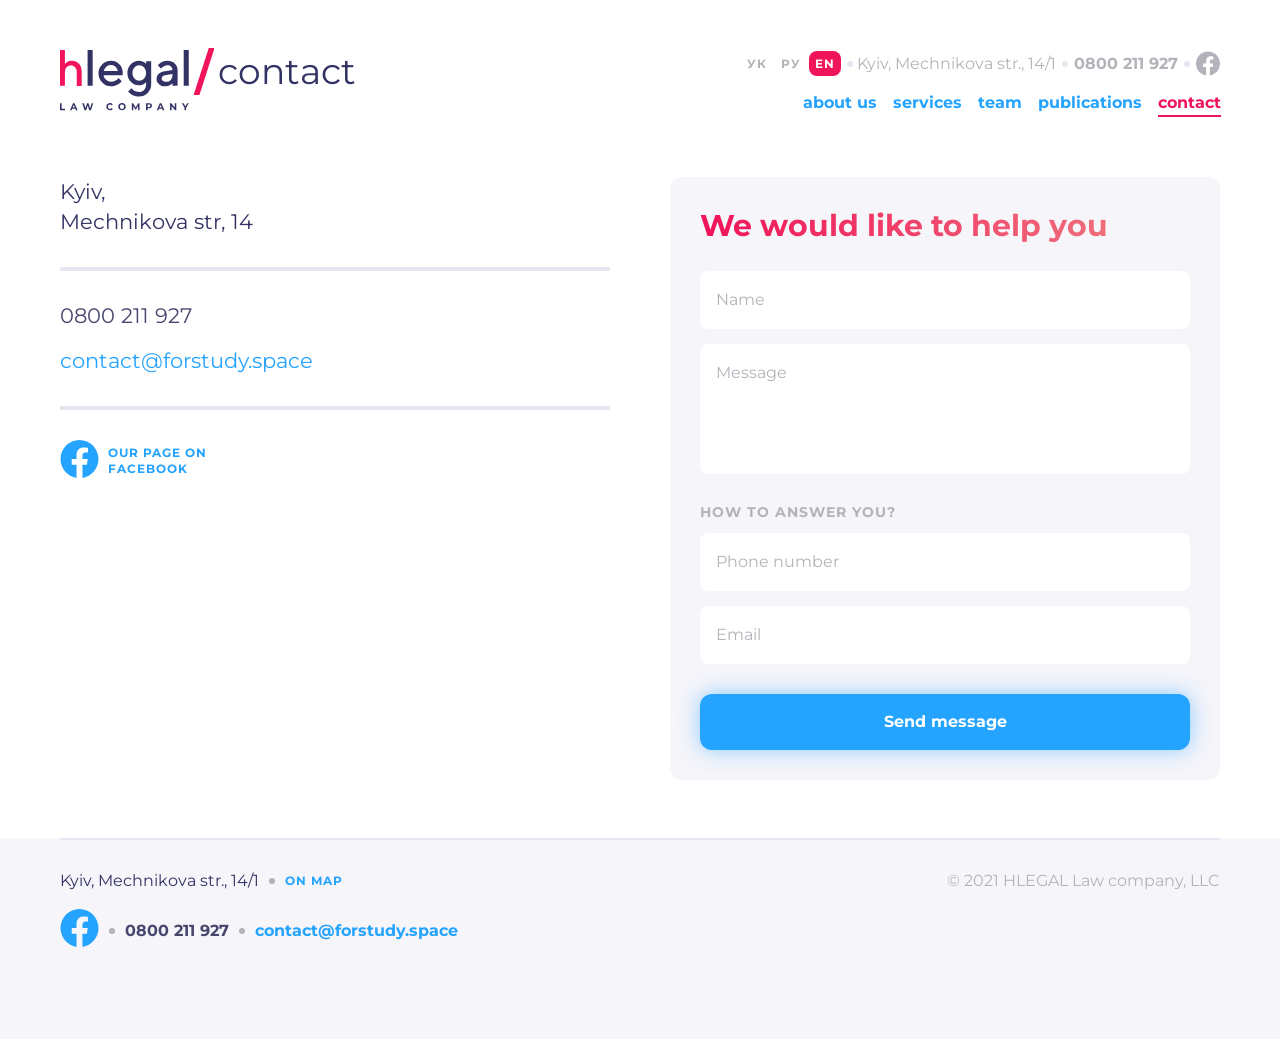
<file: app/contact.html>
<!DOCTYPE html>
<html lang="en">
<head>
    <meta charset="UTF-8">
    <meta http-equiv="X-UA-Compatible" content="IE=edge">
    <meta name="viewport" content="width=device-width, initial-scale=1.0">
    <link rel="stylesheet" href="css/style.css">
    <link rel="preload" href="fonts/montserrat-v21-latin_cyrillic-regular.woff2" as="font" type="font/woff2" crossorigin="anonymous">
    <link rel="preload" href="fonts/montserrat-v21-latin_cyrillic-700.woff2" as="font" type="font/woff2" crossorigin="anonymous">
    <title>Contact</title>
</head>
<body class="body">
    <div class="site">
        <div class="container">
            <header class="header site__header">
                <div class="header__top header__top--gray">
                    <div class="header__lang-list">
                        <a class="header__lang-list-item header__lang-list-item--gray" href="#">Ук</a>
                        <a class="header__lang-list-item header__lang-list-item--gray" href="#">Ру</a>
                        <a class="header__lang-list-item header__lang-list-item--gray current-page" href="#">En</a>
                    </div>
                    <p class="address header__address address--text-color">Kyiv, Mechnikova str., 14/1</p>
                    <a class="tel header__tel tel--text-color tel--bold" href="tel:+380800211927">0800 211 927</a>
                    <a class="facebook header__facebook facebook--gray" href="#" aria-label="Go to Facebook">
                        <svg width="24" height="25" fill="none" xmlns="http://www.w3.org/2000/svg">
                            <path d="M24 12.573C24 5.905 18.627.5 12 .5S0 5.905 0 12.573C0 18.6 4.388 23.594 10.125 24.5v-8.437H7.078v-3.49h3.047v-2.66c0-3.025 1.791-4.697 4.533-4.697 1.313 0 2.686.236 2.686.236v2.971H15.83c-1.491 0-1.956.93-1.956 1.886v2.264h3.328l-.532 3.49h-2.796V24.5C19.612 23.594 24 18.6 24 12.573Z" fill="#fff"/>
                        </svg>
                    </a>
                </div>
                <div class="header__logo-wrapper">
                    <a class="logo" href="index.html" aria-label="Go to homepage">
                        <img class="logo__img" width="70" height="33" src="img/logo-dark.svg" alt="">
                    </a>
                    <span class="header__logo-wrapper-text header__logo-wrapper-text--dark">contact</span>
                </div>
                <nav class="menu header__menu">
                    <button class="btn menu__btn menu__btn--dark" type="button" aria-label="Menu button">
                        <svg width="32" height="33" fill="none" xmlns="http://www.w3.org/2000/svg">
                            <path d="M7 10.5h18M7 16.5h18M7 22.5h18" stroke="#fff" stroke-width="2"/>
                        </svg>
                    </button>
                    <div class="menu__body">
                        <div class="menu__inner">
                            <button class="btn menu__close btn--close" type="button" aria-label="Close">
                                <svg width="32" height="32" fill="none" xmlns="http://www.w3.org/2000/svg">
                                    <path d="m7 7 18 18M25 7 7 25" stroke="#EC6F5D" stroke-width="2"/>
                                </svg>
                            </button>
                            <ul class="menu__body-list">
                                <li class="menu__body-list-item">
                                    <a class="menu__body-list-item-link menu__body-list-item-link--regular" href="about.html">about us</a>
                                </li>
                                <li class="menu__body-list-item">
                                    <a class="menu__body-list-item-link menu__body-list-item-link--regular" href="services.html">services</a>
                                </li>
                                <li class="menu__body-list-item">
                                    <a class="menu__body-list-item-link menu__body-list-item-link--regular" href="team.html">team</a>
                                </li>
                                <li class="menu__body-list-item">
                                    <a class="menu__body-list-item-link menu__body-list-item-link--regular" href="publications.html">publications</a>
                                </li>
                                <li class="menu__body-list-item">
                                    <a class="menu__body-list-item-link menu__body-list-item-link--regular active" href="#">contact</a>
                                </li>
                            </ul>
                        </div>
                    </div>
                </nav>
            </header>
        </div>
        <main class="content">
            <div class="container">
                <section class="contacts">
                    <div class="contacts__inner">
                        <div class="contacts__data">
                            <div class="contacts__data-street">
                                <span class="address contacts__data-street-address address--regular">Kyiv,</span>
                                <span class="address contacts__data-street-address address--regular">Mechnikova str, 14</span>
                            </div>
                            <div class="contacts__data-social">
                                <a class="tel contacts__data-tel tel--alt-color" href="tel:+380800211927">0800 211 927</a>
                                <a class="mail contacts__data-mail" href="mailto:contact@forstudy.space">contact@forstudy.space</a>
                            </div>
                            <a class="contacts__data-our-page" href="#">
                                <svg width="39" height="38" fill="none" xmlns="http://www.w3.org/2000/svg">
                                    <path d="M38.5 19.116C38.5 8.56 29.993 0 19.5 0S.5 8.559.5 19.116C.5 28.657 7.448 36.566 16.531 38V24.642h-4.824v-5.526h4.824v-4.211c0-4.791 2.837-7.438 7.177-7.438 2.079 0 4.253.374 4.253.374v4.704h-2.396c-2.36 0-3.096 1.473-3.096 2.985v3.586h5.27l-.843 5.526h-4.427V38C31.552 36.566 38.5 28.657 38.5 19.116Z" fill="#24A3FF"/>
                                </svg>
                                <span class="contacts__data-our-page-text">Our page on facebook</span>
                            </a>
                        </div>
                        <div class="contacts__form-wrapper">
                            <form class="form contacts__form" method="post" action="#">
                                <h2 class="title form__title title--red">We would like to help you</h2>
                                <input class="input form__input" type="text" placeholder="Name" aria-label="Enter your name">
                                <textarea class="textarea form__textarea" name="message" cols="30" rows="10" placeholder="Message" aria-label="Enter your message"></textarea>
                                <p class="form__answer">How to answer you?</p>
                                <input class="input form__input" type="tel" placeholder="Phone number" aria-label="Enter your phone">
                                <input class="input form__input" type="email" placeholder="Email" aria-label="Enter your email">
                                <button class="button-blue form__button-blue" type="submit">Send message</button>
                            </form>
                        </div>
                    </div>
                </section>
            </div>
        </main>
    </div>
    <footer class="footer">
        <div class="container">
            <div class="footer__body">
                <div class="footer__inner">
                    <div class="footer__inner-top">
                        <p class="address footer__inner-address address--regular">Kyiv, Mechnikova str., 14/1</p>
                        <a class="map footer__inner-map" href="#">On map</a>
                    </div>
                    <div class="footer__inner-middle">
                        <a class="facebook footer__inner-facebook" href="#" aria-label="Go to Facebook">
                            <svg width="39" height="38" fill="none" xmlns="http://www.w3.org/2000/svg">
                                <path d="M38.5 19.116C38.5 8.56 29.993 0 19.5 0S.5 8.559.5 19.116C.5 28.657 7.448 36.566 16.531 38V24.642h-4.824v-5.526h4.824v-4.211c0-4.791 2.837-7.438 7.177-7.438 2.079 0 4.253.374 4.253.374v4.704h-2.396c-2.36 0-3.096 1.473-3.096 2.985v3.586h5.27l-.843 5.526h-4.427V38C31.552 36.566 38.5 28.657 38.5 19.116Z" fill="#24A3FF"/>
                            </svg>
                        </a>
                        <a class="tel footer__inner-tel tel--bold tel--alt-color" href="tel:+380800211927">0800 211 927</a>
                        <a class="mail footer__inner-mail" href="mailto:contact@forstudy.space">contact@forstudy.space</a>
                    </div>
                    <a class="footer__inner-copyright" href="#">© 2021 HLEGAL Law company, LLC</a>
                </div>
            </div>
        </div>
    </footer>
</body>
</html>
</file>
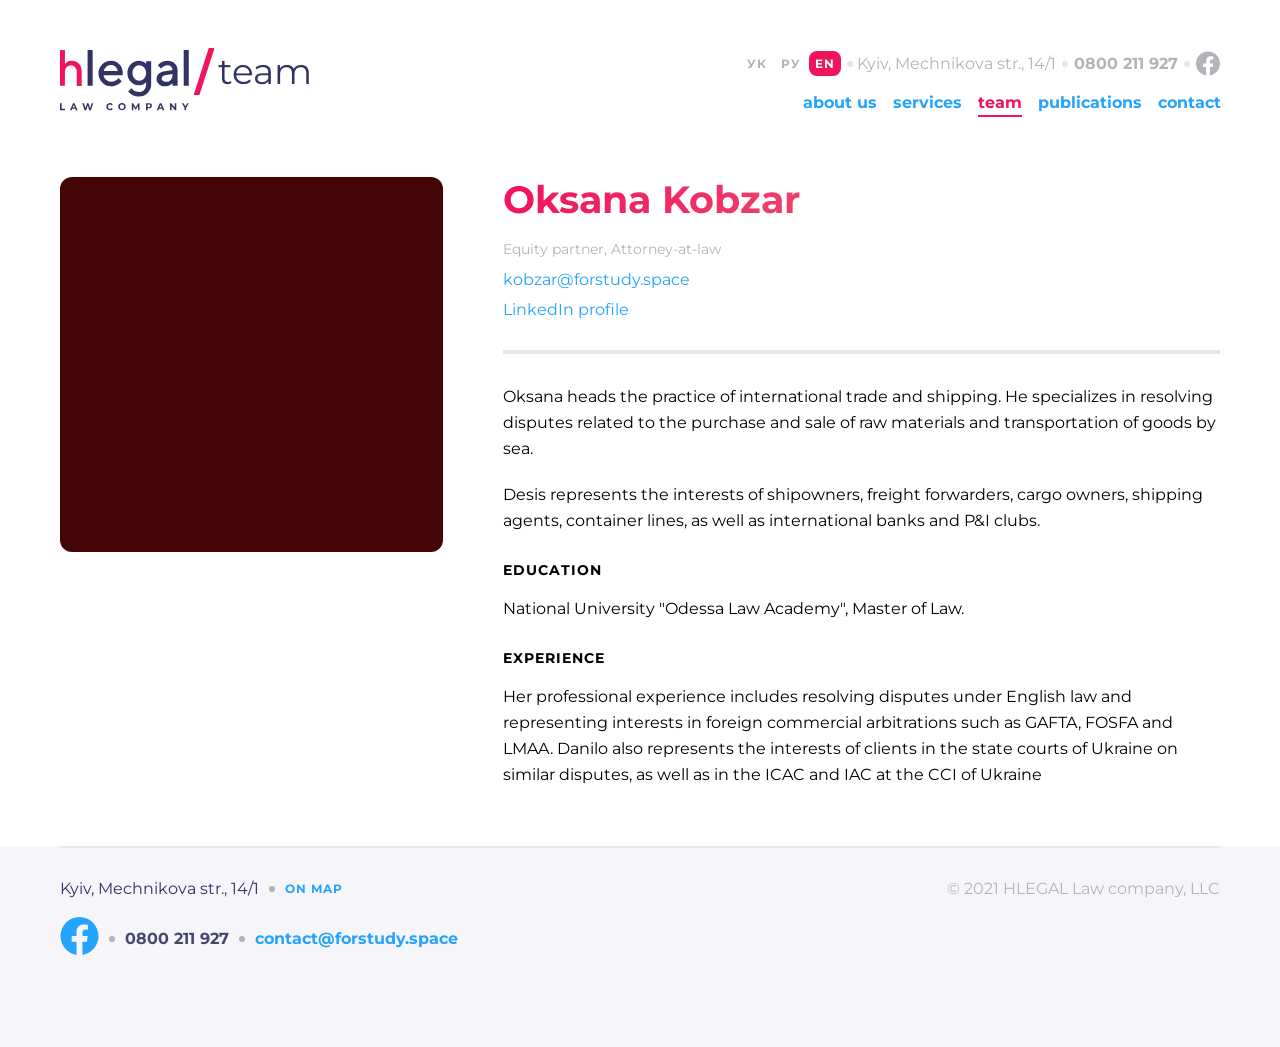
<file: app/oksana-kobzar.html>
<!DOCTYPE html>
<html lang="en">
<head>
    <meta charset="UTF-8">
    <meta http-equiv="X-UA-Compatible" content="IE=edge">
    <meta name="viewport" content="width=device-width, initial-scale=1.0">
    <link rel="stylesheet" href="css/style.css">
    <link rel="preload" href="fonts/montserrat-v21-latin_cyrillic-regular.woff2" as="font" type="font/woff2" crossorigin="anonymous">
    <link rel="preload" href="fonts/montserrat-v21-latin_cyrillic-700.woff2" as="font" type="font/woff2" crossorigin="anonymous">
    <title>Oksana Kobzar</title>
</head>
<body class="body">
    <div class="site">
        <div class="container">
            <header class="header site__header">
                <div class="header__top header__top--gray">
                    <div class="header__lang-list">
                        <a class="header__lang-list-item header__lang-list-item--gray" href="#">Ук</a>
                        <a class="header__lang-list-item header__lang-list-item--gray" href="#">Ру</a>
                        <a class="header__lang-list-item header__lang-list-item--gray current-page" href="#">En</a>
                    </div>
                    <p class="address header__address address--text-color">Kyiv, Mechnikova str., 14/1</p>
                    <a class="tel header__tel tel--text-color tel--bold" href="tel:+380800211927">0800 211 927</a>
                    <a class="facebook header__facebook facebook--gray" href="#" aria-label="Go to Facebook">
                        <svg width="24" height="25" fill="none" xmlns="http://www.w3.org/2000/svg">
                            <path d="M24 12.573C24 5.905 18.627.5 12 .5S0 5.905 0 12.573C0 18.6 4.388 23.594 10.125 24.5v-8.437H7.078v-3.49h3.047v-2.66c0-3.025 1.791-4.697 4.533-4.697 1.313 0 2.686.236 2.686.236v2.971H15.83c-1.491 0-1.956.93-1.956 1.886v2.264h3.328l-.532 3.49h-2.796V24.5C19.612 23.594 24 18.6 24 12.573Z" fill="#fff"/>
                        </svg>
                    </a>
                </div>
                <div class="header__logo-wrapper">
                    <a class="logo" href="index.html" aria-label="Go to homepage">
                        <img class="logo__img" width="70" height="33" src="img/logo-dark.svg" alt="">
                    </a>
                    <span class="header__logo-wrapper-text header__logo-wrapper-text--dark">team</span>
                </div>
                <nav class="menu header__menu">
                    <button class="btn menu__btn menu__btn--dark" type="button" aria-label="Menu button">
                        <svg width="32" height="33" fill="none" xmlns="http://www.w3.org/2000/svg">
                            <path d="M7 10.5h18M7 16.5h18M7 22.5h18" stroke="#fff" stroke-width="2"/>
                        </svg>
                    </button>
                    <div class="menu__body">
                        <div class="menu__inner">
                            <button class="btn menu__close btn--close" type="button" aria-label="Close">
                                <svg width="32" height="32" fill="none" xmlns="http://www.w3.org/2000/svg">
                                    <path d="m7 7 18 18M25 7 7 25" stroke="#EC6F5D" stroke-width="2"/>
                                </svg>
                            </button>
                            <ul class="menu__body-list">
                                <li class="menu__body-list-item">
                                    <a class="menu__body-list-item-link menu__body-list-item-link--regular" href="about.html">about us</a>
                                </li>
                                <li class="menu__body-list-item">
                                    <a class="menu__body-list-item-link menu__body-list-item-link--regular" href="services.html">services</a>
                                </li>
                                <li class="menu__body-list-item">
                                    <a class="menu__body-list-item-link menu__body-list-item-link--regular active" href="team.html">team</a>
                                </li>
                                <li class="menu__body-list-item">
                                    <a class="menu__body-list-item-link menu__body-list-item-link--regular" href="publications.html">publications</a>
                                </li>
                                <li class="menu__body-list-item">
                                    <a class="menu__body-list-item-link menu__body-list-item-link--regular" href="contact.html">contact</a>
                                </li>
                            </ul>
                        </div>
                    </div>
                </nav>
            </header>
        </div>
        <main class="content">
            <section class="team-member">
                <div class="container">
                    <div class="team-member__inner">
                        <div class="team-member__photo">
                            <picture>
                                <source media="(min-width: 1320px)" srcset="img/team/oksana-kobzar/oksana-kobzar-desktop-sd.jpg 1x, img/team/oksana-kobzar/oksana-kobzar-desktop-sd@2x.jpg 2x">
                                <source media="(min-width: 768px)" srcset="img/team/oksana-kobzar/oksana-kobzar-tablet.jpg 1x, img/team/oksana-kobzar/oksana-kobzar-tablet@2x.jpg 2x">
                                <img class="team-member__photo-image" src="img/team/oksana-kobzar/oksana-kobzar-mobile.jpg" srcset="img/team/oksana-kobzar/oksana-kobzar-mobile@2x.jpg 2x" alt="">
                            </picture>
                        </div>
                        <h2 class="title team-member__title title--red">Oksana Kobzar</h2>
                        <div class="team-member__info">
                            <p class="team-member__info-capacity">Equity partner, Attorney-at-law</p>
                            <a class="team-member__info-link" href="mailto:kobzar@forstudy.space">kobzar@forstudy.space</a>
                            <a class="team-member__info-link" href="#">LinkedIn profile</a>
                        </div>
                        <div class="team-member__bio">
                            <p class="description team-member__bio-description description--small description--black">Oksana heads the practice of international trade and shipping. He specializes in resolving disputes related to the purchase and sale of raw materials and transportation of goods by sea.</p>
                            <p class="description team-member__bio-description description--small description--black">Desis represents the interests of shipowners, freight forwarders, cargo owners, shipping agents, container lines, as well as international banks and P&I clubs.</p>
                            <h3 class="team-member__bio-title">Education</h3>
                            <p class="description team-member__bio-description description--small description--black">National University "Odessa Law Academy", Master of Law.</p>
                            <h3 class="team-member__bio-title">Experience</h3>
                            <p class="description team-member__bio-description description--small description--black">Her professional experience includes resolving disputes under English law and representing interests in foreign commercial arbitrations such as GAFTA, FOSFA and LMAA. Danilo also represents the interests of clients in the state courts of Ukraine on similar disputes, as well as in the ICAC and IAC at the CCI of Ukraine</p>
                        </div>
                    </div>
                </div>
            </section>
        </main>
    </div>
    <footer class="footer">
        <div class="container">
            <div class="footer__body">
                <div class="footer__inner">
                    <div class="footer__inner-top">
                        <p class="address footer__inner-address address--regular">Kyiv, Mechnikova str., 14/1</p>
                        <a class="map footer__inner-map" href="#">On map</a>
                    </div>
                    <div class="footer__inner-middle">
                        <a class="facebook footer__inner-facebook" href="#" aria-label="Go to facebook">
                            <svg width="39" height="38" fill="none" xmlns="http://www.w3.org/2000/svg">
                                <path d="M38.5 19.116C38.5 8.56 29.993 0 19.5 0S.5 8.559.5 19.116C.5 28.657 7.448 36.566 16.531 38V24.642h-4.824v-5.526h4.824v-4.211c0-4.791 2.837-7.438 7.177-7.438 2.079 0 4.253.374 4.253.374v4.704h-2.396c-2.36 0-3.096 1.473-3.096 2.985v3.586h5.27l-.843 5.526h-4.427V38C31.552 36.566 38.5 28.657 38.5 19.116Z" fill="#24A3FF"/>
                            </svg>
                        </a>
                        <a class="tel footer__inner-tel tel--bold tel--alt-color" href="tel:+380800211927">0800 211 927</a>
                        <a class="mail footer__inner-mail" href="mailto:contact@forstudy.space">contact@forstudy.space</a>
                    </div>
                    <a class="footer__inner-copyright" href="#">© 2021 HLEGAL Law company, LLC</a>
                </div>
            </div>
        </div>
    </footer>
</body>
</html>
</file>
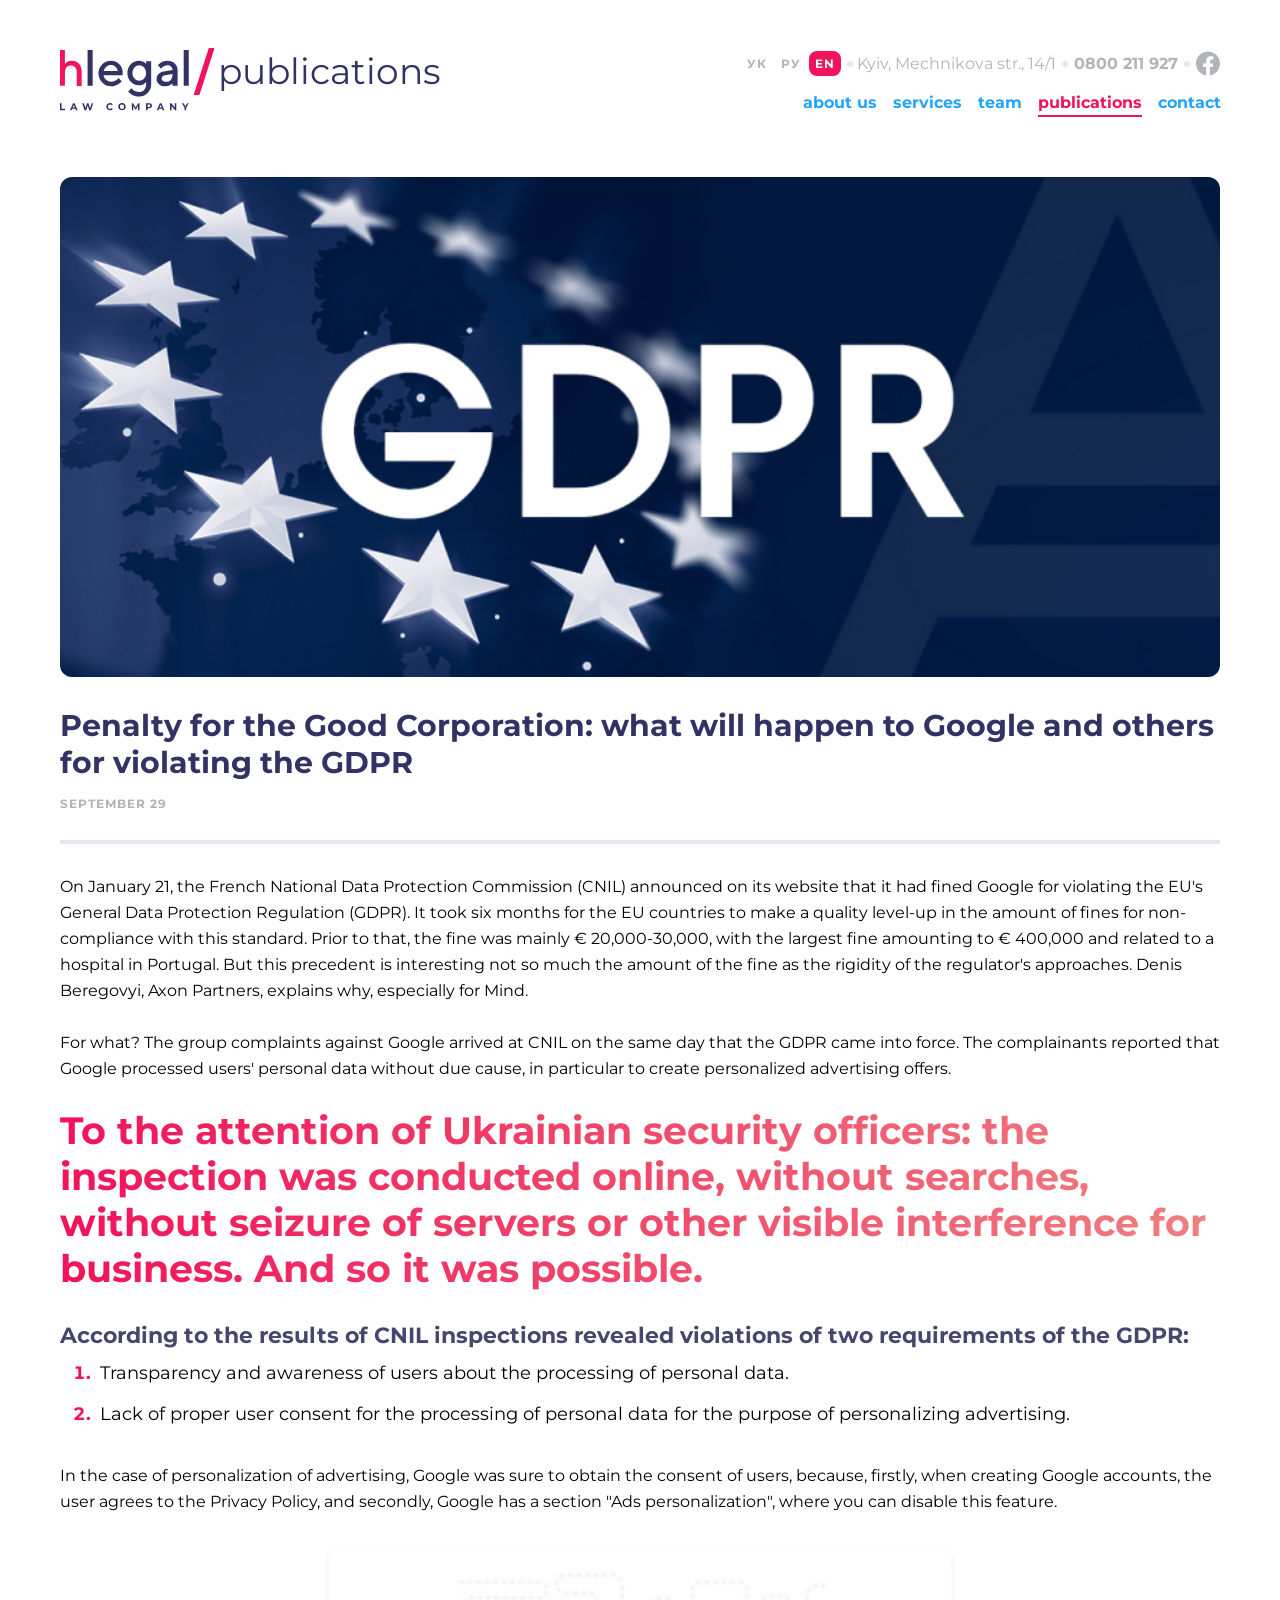
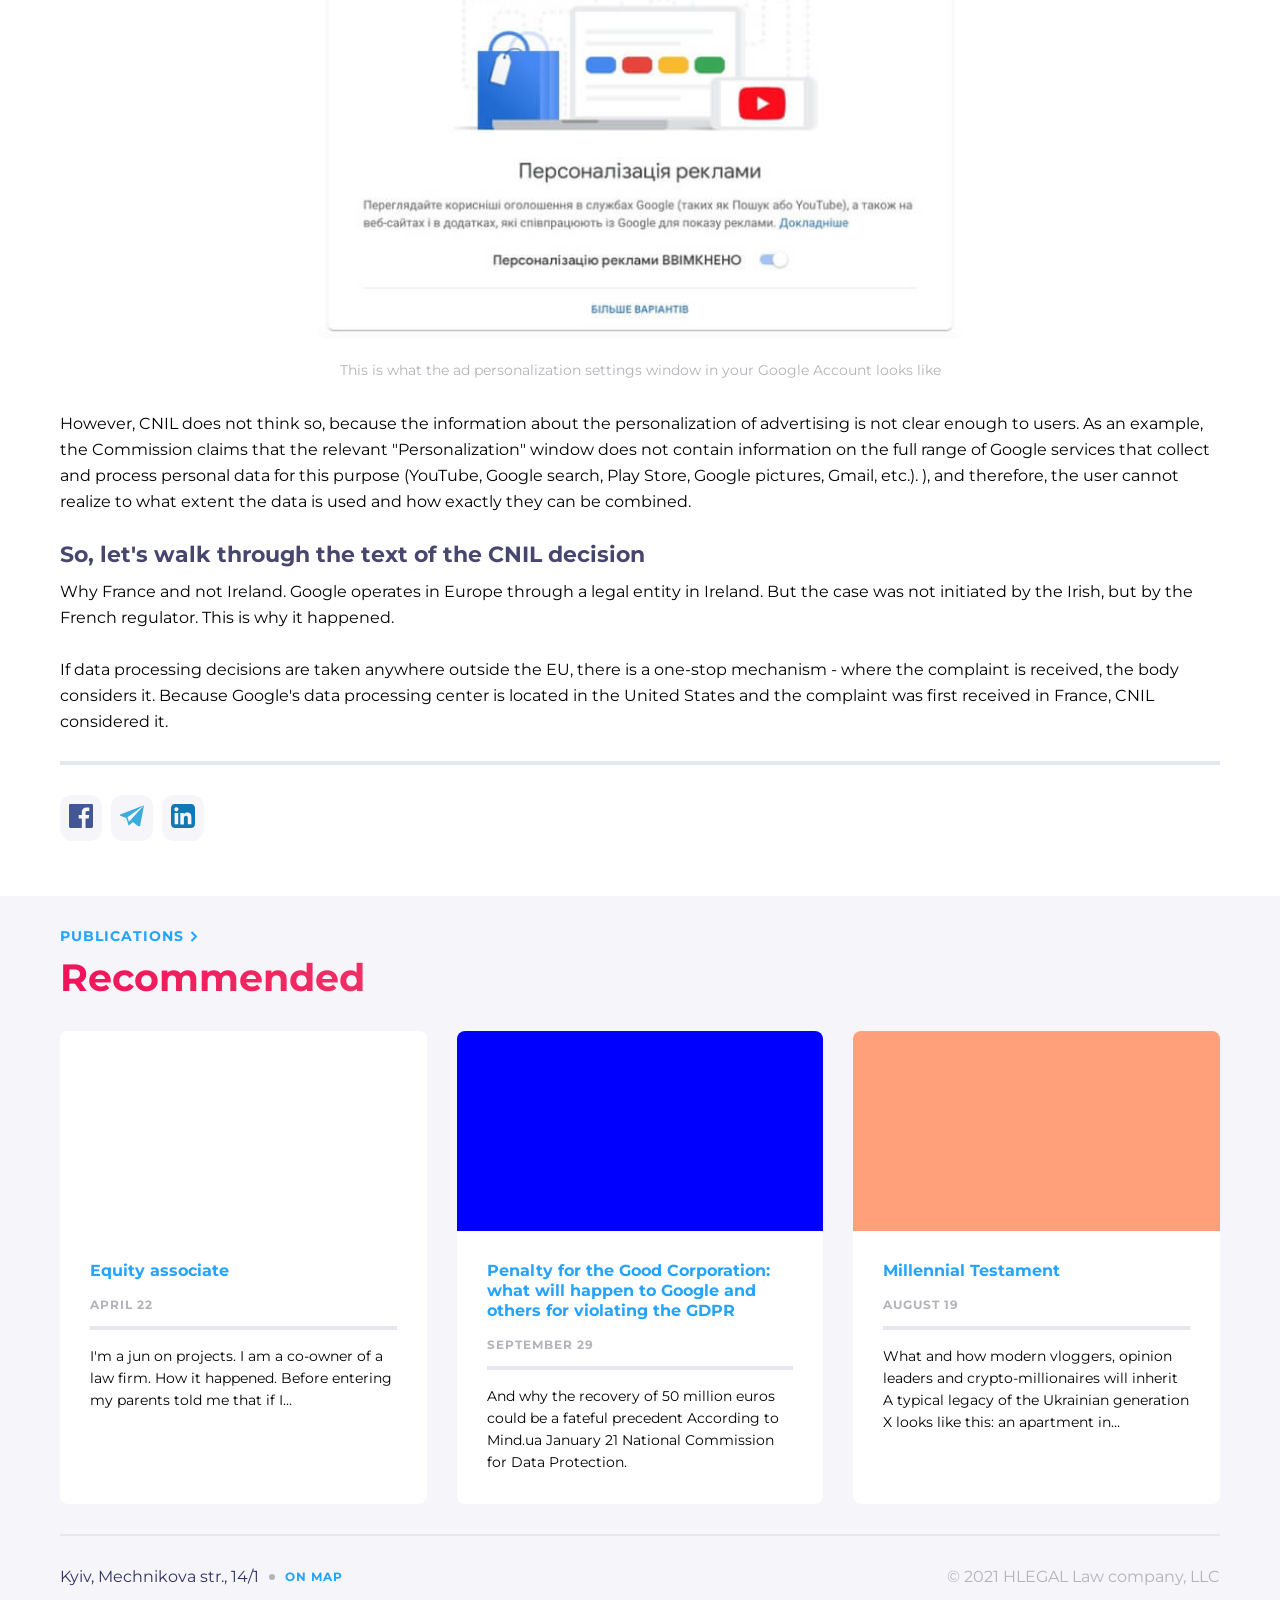
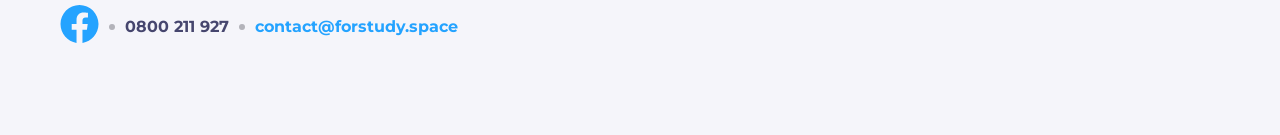
<file: app/publication-gdpr.html>
<!DOCTYPE html>
<html lang="en">
<head>
    <meta charset="UTF-8">
    <meta http-equiv="X-UA-Compatible" content="IE=edge">
    <meta name="viewport" content="width=device-width, initial-scale=1.0">
    <link rel="stylesheet" href="css/style.css">
    <link rel="preload" href="fonts/montserrat-v21-latin_cyrillic-regular.woff2" as="font" type="font/woff2" crossorigin="anonymous">
    <link rel="preload" href="fonts/montserrat-v21-latin_cyrillic-700.woff2" as="font" type="font/woff2" crossorigin="anonymous">
    <title>Penalty for the Good Corporation</title>
</head>
<body class="body">
    <div class="site">
        <div class="container">
            <header class="header site__header">
                <div class="header__top header__top--gray">
                    <div class="header__lang-list">
                        <a class="header__lang-list-item header__lang-list-item--gray" href="#">Ук</a>
                        <a class="header__lang-list-item header__lang-list-item--gray" href="#">Ру</a>
                        <a class="header__lang-list-item header__lang-list-item--gray current-page" href="#">En</a>
                    </div>
                    <p class="address header__address address--text-color">Kyiv, Mechnikova str., 14/1</p>
                    <a class="tel header__tel tel--text-color tel--bold" href="tel:+380800211927">0800 211 927</a>
                    <a class="facebook header__facebook facebook--gray" href="#" aria-label="Go to Facebook">
                        <svg width="24" height="25" fill="none" xmlns="http://www.w3.org/2000/svg">
                            <path d="M24 12.573C24 5.905 18.627.5 12 .5S0 5.905 0 12.573C0 18.6 4.388 23.594 10.125 24.5v-8.437H7.078v-3.49h3.047v-2.66c0-3.025 1.791-4.697 4.533-4.697 1.313 0 2.686.236 2.686.236v2.971H15.83c-1.491 0-1.956.93-1.956 1.886v2.264h3.328l-.532 3.49h-2.796V24.5C19.612 23.594 24 18.6 24 12.573Z" fill="#fff"/>
                        </svg>
                    </a>
                </div>
                <div class="header__logo-wrapper">
                    <a class="logo" href="index.html" aria-label="Go to homepage">
                        <img class="logo__img" width="70" height="33" src="img/logo-dark.svg" alt="">
                    </a>
                    <span class="header__logo-wrapper-text header__logo-wrapper-text--dark">publications</span>
                </div>
                <nav class="menu header__menu">
                    <button class="btn menu__btn menu__btn--dark" type="button" aria-label="Menu button">
                        <svg width="32" height="33" fill="none" xmlns="http://www.w3.org/2000/svg">
                            <path d="M7 10.5h18M7 16.5h18M7 22.5h18" stroke="#fff" stroke-width="2"/>
                        </svg>
                    </button>
                    <div class="menu__body">
                        <div class="menu__inner">
                            <button class="btn menu__close btn--close" type="button" aria-label="Close">
                                <svg width="32" height="32" fill="none" xmlns="http://www.w3.org/2000/svg">
                                    <path d="m7 7 18 18M25 7 7 25" stroke="#EC6F5D" stroke-width="2"/>
                                </svg>
                            </button>
                            <ul class="menu__body-list">
                                <li class="menu__body-list-item">
                                    <a class="menu__body-list-item-link menu__body-list-item-link--regular" href="about.html">about us</a>
                                </li>
                                <li class="menu__body-list-item">
                                    <a class="menu__body-list-item-link menu__body-list-item-link--regular" href="services.html">services</a>
                                </li>
                                <li class="menu__body-list-item">
                                    <a class="menu__body-list-item-link menu__body-list-item-link--regular" href="team.html">team</a>
                                </li>
                                <li class="menu__body-list-item">
                                    <a class="menu__body-list-item-link menu__body-list-item-link--regular active" href="publications.html">publications</a>
                                </li>
                                <li class="menu__body-list-item">
                                    <a class="menu__body-list-item-link menu__body-list-item-link--regular" href="contact.html">contact</a>
                                </li>
                            </ul>
                        </div>
                    </div>
                </nav>
            </header>
        </div>
        <main class="content">
            <section class="article">
                <div class="container">
                    <div class="article__inner">
                        <div class="article__wrapper">
                            <div class="article__image article__image--01">
                                <picture>
                                    <source media="(min-width: 1320px)" srcset="img/publications/gdpr/gdpr-desktop-sd-item-01.jpg 1x, img/publications/gdpr/gdpr-desktop-sd-item-01@2x.jpg 2x">
                                    <source media="(min-width: 992px)" srcset="img/publications/gdpr/gdpr-tablet-hd-item-01.jpg 1x, img/publications/gdpr/gdpr-desktop-hd-item-01@2x.jpg 2x">
                                    <source media="(min-width: 768px)" srcset="img/publications/gdpr/gdpr-tablet-sd-item-01.jpg 1x, img/publications/gdpr/gdpr-tablet-sd-item-01@2x.jpg 2x">
                                    <img class="article__image-picture article__image-picture--01" src="img/publications/gdpr/gdpr-mobile-item-01.jpg" srcset="img/publications/gdpr/gdpr-mobile-item-01@2x.jpg 2x" alt="">
                                </picture>
                            </div>
                            <h3 class="article__news-title">Penalty for the Good Corporation: what will happen to Google and others for violating the GDPR</h3>
                            <p class="article__date">September 29</p>
                        </div>
                        <div class="article__wrapper">
                            <p class="description article__description description--black description--small">On January 21, the French National Data Protection Commission (CNIL) announced on its website that it had fined Google for violating the EU's General Data Protection Regulation (GDPR). It took six months for the EU countries to make a quality level-up in the amount of fines for non-compliance with this standard. Prior to that, the fine was mainly € 20,000-30,000, with the largest fine amounting to € 400,000 and related to a hospital in Portugal. But this precedent is interesting not so much the amount of the fine as the rigidity of the regulator's approaches. Denis Beregovyi, Axon Partners, explains why, especially for Mind.</p>
                            <p class="description article__description description--black description--small">For what? The group complaints against Google arrived at CNIL on the same day that the GDPR came into force. The complainants reported that Google processed users' personal data without due cause, in particular to create personalized advertising offers.</p>
                            <h2 class="title article__title title--red">To the attention of Ukrainian security officers: the inspection was conducted online, without searches, without seizure of servers or other visible interference for business. And so it was possible.</h2>
                            <h4 class="article__subtitle">According to the results of CNIL inspections revealed violations of two requirements of the GDPR:</h4>
                            <ol class="article__list">
                                <li class="article__list-item">Transparency and awareness of users about the processing of personal data.</li>
                                <li class="article__list-item">Lack of proper user consent for the processing of personal data for the purpose of personalizing advertising.</li>
                            </ol>
                            <p class="description article__description description--black description--small">In the case of personalization of advertising, Google was sure to obtain the consent of users, because, firstly, when creating Google accounts, the user agrees to the Privacy Policy, and secondly, Google has a section "Ads personalization", where you can disable this feature.</p>
                            <div class="article__image article__image--02">
                                <picture>
                                    <source media="(min-width: 768px)" srcset="img/publications/gdpr/gdpr-tablet-item-02.jpg 1x, img/publications/gdpr/gdpr-tablet-item-02@2x.jpg 2x">
                                    <img class="article__image-picture article__image-picture--02" src="img/publications/gdpr/gdpr-mobile-item-02.jpg" srcset="img/publications/gdpr/gdpr-mobile-item-02@2x.jpg 2x" alt="">
                                </picture>
                                <p class="article__image-text">This is what the ad personalization settings window in your Google Account looks like</p>
                            </div>
                            <p class="description article__description description--black description--small">However, CNIL does not think so, because the information about the personalization of advertising is not clear enough to users. As an example, the Commission claims that the relevant "Personalization" window does not contain information on the full range of Google services that collect and process personal data for this purpose (YouTube, Google search, Play Store, Google pictures, Gmail, etc.). ), and therefore, the user cannot realize to what extent the data is used and how exactly they can be combined.</p>
                            <h4 class="article__subtitle">So, let's walk through the text of the CNIL decision</h4>
                            <p class="description article__description description--black description--small">Why France and not Ireland. Google operates in Europe through a legal entity in Ireland. But the case was not initiated by the Irish, but by the French regulator. This is why it happened.</p>
                            <p class="description article__description description--black description--small">If data processing decisions are taken anywhere outside the EU, there is a one-stop mechanism - where the complaint is received, the body considers it. Because Google's data processing center is located in the United States and the complaint was first received in France, CNIL considered it.</p>
                        </div>
                        <div class="article__links">
                            <a class="article__links-item" href="#" aria-label="Go to Facebook">
                                <svg width="24" height="25" fill="none" xmlns="http://www.w3.org/2000/svg">
                                    <g clip-path="url(#a)">
                                        <path d="M22.675.89H1.325C.593.89 0 1.484 0 2.216v21.351c0 .732.593 1.325 1.325 1.325h11.494v-9.294H9.69v-3.621h3.129V9.3c0-3.099 1.893-4.785 4.659-4.785 1.324 0 2.463.096 2.794.141v3.24h-1.92c-1.5 0-1.792.72-1.792 1.77v2.31h3.585l-.465 3.63h-3.12v9.284h6.116c.732 0 1.324-.593 1.324-1.325V2.216C24 1.482 23.407.89 22.675.89Z" fill="#435695"/>
                                    </g>
                                    <defs>
                                        <clipPath id="a">
                                            <path fill="#fff" transform="translate(0 .89)" d="M0 0h24v24H0z"/>
                                        </clipPath>
                                    </defs>
                                </svg>
                            </a>
                            <a class="article__links-item" href="#" aria-label="Go to Telegram">
                                <svg width="24" height="25" fill="none" xmlns="http://www.w3.org/2000/svg">
                                    <path d="m9 18.832-1.5-4.5 16.5-12L.933 11.203s-1.008.345-.929.982c.08.638.903.929.903.929l5.363 1.804L8.7 22.65l4.113-3.617-.01-.008 5.41 4.15c1.46.637 1.99-.69 1.99-.69L24 2.332l-15 16.5Z" fill="#3CACDC"/>
                                </svg>
                            </a>
                            <a class="article__links-item" href="#" aria-label="Go to LinkedIn">
                                <svg width="24" height="25" fill="none" xmlns="http://www.w3.org/2000/svg">
                                    <g clip-path="url(#a_1)">
                                        <path d="M3.6 9.89h3.6v11.4H3.6V9.89Zm1.8-5.7c1.2 0 2.1.9 2.1 2.1-.15 1.05-1.05 2.1-2.1 2.1-1.2 0-2.1-1.05-2.1-2.1 0-1.2.9-2.1 2.1-2.1Zm3.9 5.7h3.45v1.5c.75-1.2 2.1-1.8 3.45-1.8 3.6 0 4.2 2.4 4.2 5.4v6.3h-3.6v-5.55c0-1.35 0-3-1.8-3s-2.1 1.5-2.1 3v5.7H9.3V9.89Zm10.2-9h-15c-3 0-4.5 1.5-4.5 4.5v15c0 3 1.5 4.5 4.5 4.5h15c3 0 4.5-1.5 4.5-4.5v-15c0-3-1.5-4.5-4.5-4.5Z" fill="#1178B3"/>
                                    </g>
                                    <defs>
                                        <clipPath id="a_1">
                                            <path fill="#fff" transform="translate(0 .89)" d="M0 0h24v24H0z"/>
                                        </clipPath>
                                    </defs>
                                </svg>
                            </a>
                        </div>
                    </div>
                </div>
            </section>
            <section class="publications">
                <div class="container">
                    <div class="publications__inner">
                        <a class="interpage-link publications__interpage-link" href="publications.html">
                            Publications
                            <svg width="8" height="11" fill="none" xmlns="http://www.w3.org/2000/svg">
                                <path d="M1.5 1 6 5.5 1.5 10" stroke="#24A3FF" stroke-width="2"/>
                            </svg>
                        </a>
                        <h2 class="title publications__title title--red">Recommended</h2>
                        <div class="publications__list">
                            <div class="publications__list-wrapper">
                                <div class="publications__list-wrapper-item">
                                    <a class="publications__list-wrapper-item-image" href="#" aria-label="Go to Equity associate article">
                                       <picture>
                                           <source media="(min-width: 1320px)" srcset="img/homepage/publication-desktop-sd-item-01.jpg 1x, img/homepage/publication-desktop-sd-item-01@2x.jpg 2x">
                                           <source media="(min-width: 992px)" srcset="img/homepage/publication-tablet-hd-item-01.jpg 1x, img/homepage/publication-desktop-hd-item-01@2x.jpg 2x">
                                           <source media="(min-width: 768px)" srcset="img/homepage/publication-tablet-sd-item-01.jpg 1x, img/homepage/publication-tablet-sd-item-01@2x.jpg 2x">
                                           <img class="publications__list-wrapper-item-image-picture publications__list-wrapper-item-image-picture--01" src="img/homepage/publication-mobile-item-01.jpg" srcset="img/homepage/publication-mobile-item-01@2x.jpg 2x" alt="">
                                       </picture>
                                    </a>
                                    <div class="publications__list-wrapper-item-body-info">
                                        <a class="publications__list-wrapper-item-title" href="#">Equity associate</a>
                                        <p class="publications__list-wrapper-item-date">April 22</p>
                                        <p class="description publications__list-wrapper-item-description description--extra-small description--black">I'm a jun on projects. I am a co-owner of a law firm. How it happened. Before entering my parents told me that if I…</p>
                                    </div>
                                </div>
                            </div>
                            <div class="publications__list-wrapper">
                                <div class="publications__list-wrapper-item">
                                    <a class="publications__list-wrapper-item-image" href="publication-gdpr.html" aria-label="Go to Penalty for the Good Corporation article">
                                        <picture>
                                            <source media="(min-width: 1320px)" srcset="img/homepage/publication-desktop-sd-item-02.jpg 1x, img/homepage/publication-desktop-sd-item-02@2x.jpg 2x">
                                            <source media="(min-width: 992px)" srcset="img/homepage/publication-tablet-hd-item-02.jpg 1x, img/homepage/publication-desktop-hd-item-02@2x.jpg 2x">
                                            <source media="(min-width: 768px)" srcset="img/homepage/publication-tablet-sd-item-02.jpg 1x, img/homepage/publication-tablet-sd-item-02@2x.jpg 2x">
                                            <img class="publications__list-wrapper-item-image-picture publications__list-wrapper-item-image-picture--02" src="img/homepage/publication-mobile-item-02.jpg" srcset="img/homepage/publication-mobile-item-02@2x.jpg 2x" alt="">
                                        </picture>
                                    </a>
                                    <div class="publications__list-wrapper-item-body-info">
                                        <a class="publications__list-wrapper-item-title" href="publication-gdpr.html">Penalty for the Good Corporation: what will happen to Google and others for violating the GDPR</a>
                                        <p class="publications__list-wrapper-item-date">September 29</p>
                                        <p class="description publications__list-wrapper-item-description description--extra-small description--black">And why the recovery of 50 million euros could be a fateful precedent According to Mind.ua January 21 National Commission for Data Protection.</p>
                                    </div>
                                </div>
                            </div>
                            <div class="publications__list-wrapper publications__list-wrapper--bottom">
                                <div class="publications__list-wrapper-item">
                                    <a class="publications__list-wrapper-item-image" href="#" aria-label="Go to Millennial Testament article">
                                        <picture>
                                            <source media="(min-width: 1320px)" srcset="img/homepage/publication-desktop-sd-item-03.jpg 1x, img/homepage/publication-desktop-sd-item-03@2x.jpg 2x">
                                            <source media="(min-width: 992px)" srcset="img/homepage/publication-tablet-hd-item-03.jpg 1x, img/homepage/publication-desktop-hd-item-03@2x.jpg 2x">
                                            <source media="(min-width: 768px)" srcset="img/homepage/publication-tablet-sd-item-03.jpg 1x, img/homepage/publication-tablet-sd-item-03@2x.jpg 2x">
                                            <img class="publications__list-wrapper-item-image-picture publications__list-wrapper-item-image-picture--03" src="img/homepage/publication-mobile-item-03.jpg" srcset="img/homepage/publication-mobile-item-03@2x.jpg 2x" alt="">
                                        </picture>
                                    </a>
                                    <div class="publications__list-wrapper-item-body-info">
                                        <a class="publications__list-wrapper-item-title" href="#">Millennial Testament</a>
                                        <p class="publications__list-wrapper-item-date">August 19</p>
                                        <p class="description publications__list-wrapper-item-description description--extra-small description--black">What and how modern vloggers, opinion leaders and crypto-millionaires will inherit A typical legacy of the Ukrainian generation X looks like this: an apartment in…</p>
                                    </div>
                                </div>
                            </div>
                        </div>
                    </div>
                </div>
            </section>
        </main>
    </div>
    <footer class="footer">
        <div class="container">
            <div class="footer__body">
                <div class="footer__inner">
                    <div class="footer__inner-top">
                        <p class="address footer__inner-address address--regular">Kyiv, Mechnikova str., 14/1</p>
                        <a class="map footer__inner-map" href="#">On map</a>
                    </div>
                    <div class="footer__inner-middle">
                        <a class="facebook footer__inner-facebook" href="#" aria-label="Go to Facebook">
                            <svg width="39" height="38" fill="none" xmlns="http://www.w3.org/2000/svg">
                                <path d="M38.5 19.116C38.5 8.56 29.993 0 19.5 0S.5 8.559.5 19.116C.5 28.657 7.448 36.566 16.531 38V24.642h-4.824v-5.526h4.824v-4.211c0-4.791 2.837-7.438 7.177-7.438 2.079 0 4.253.374 4.253.374v4.704h-2.396c-2.36 0-3.096 1.473-3.096 2.985v3.586h5.27l-.843 5.526h-4.427V38C31.552 36.566 38.5 28.657 38.5 19.116Z" fill="#24A3FF"/>
                            </svg>
                        </a>
                        <a class="tel footer__inner-tel tel--bold tel--alt-color" href="tel:+380800211927">0800 211 927</a>
                        <a class="mail footer__inner-mail" href="mailto:contact@forstudy.space">contact@forstudy.space</a>
                    </div>
                    <a class="footer__inner-copyright" href="#">© 2021 HLEGAL Law company, LLC</a>
                </div>
            </div>
        </div>
    </footer>
</body>
</html>
</file>
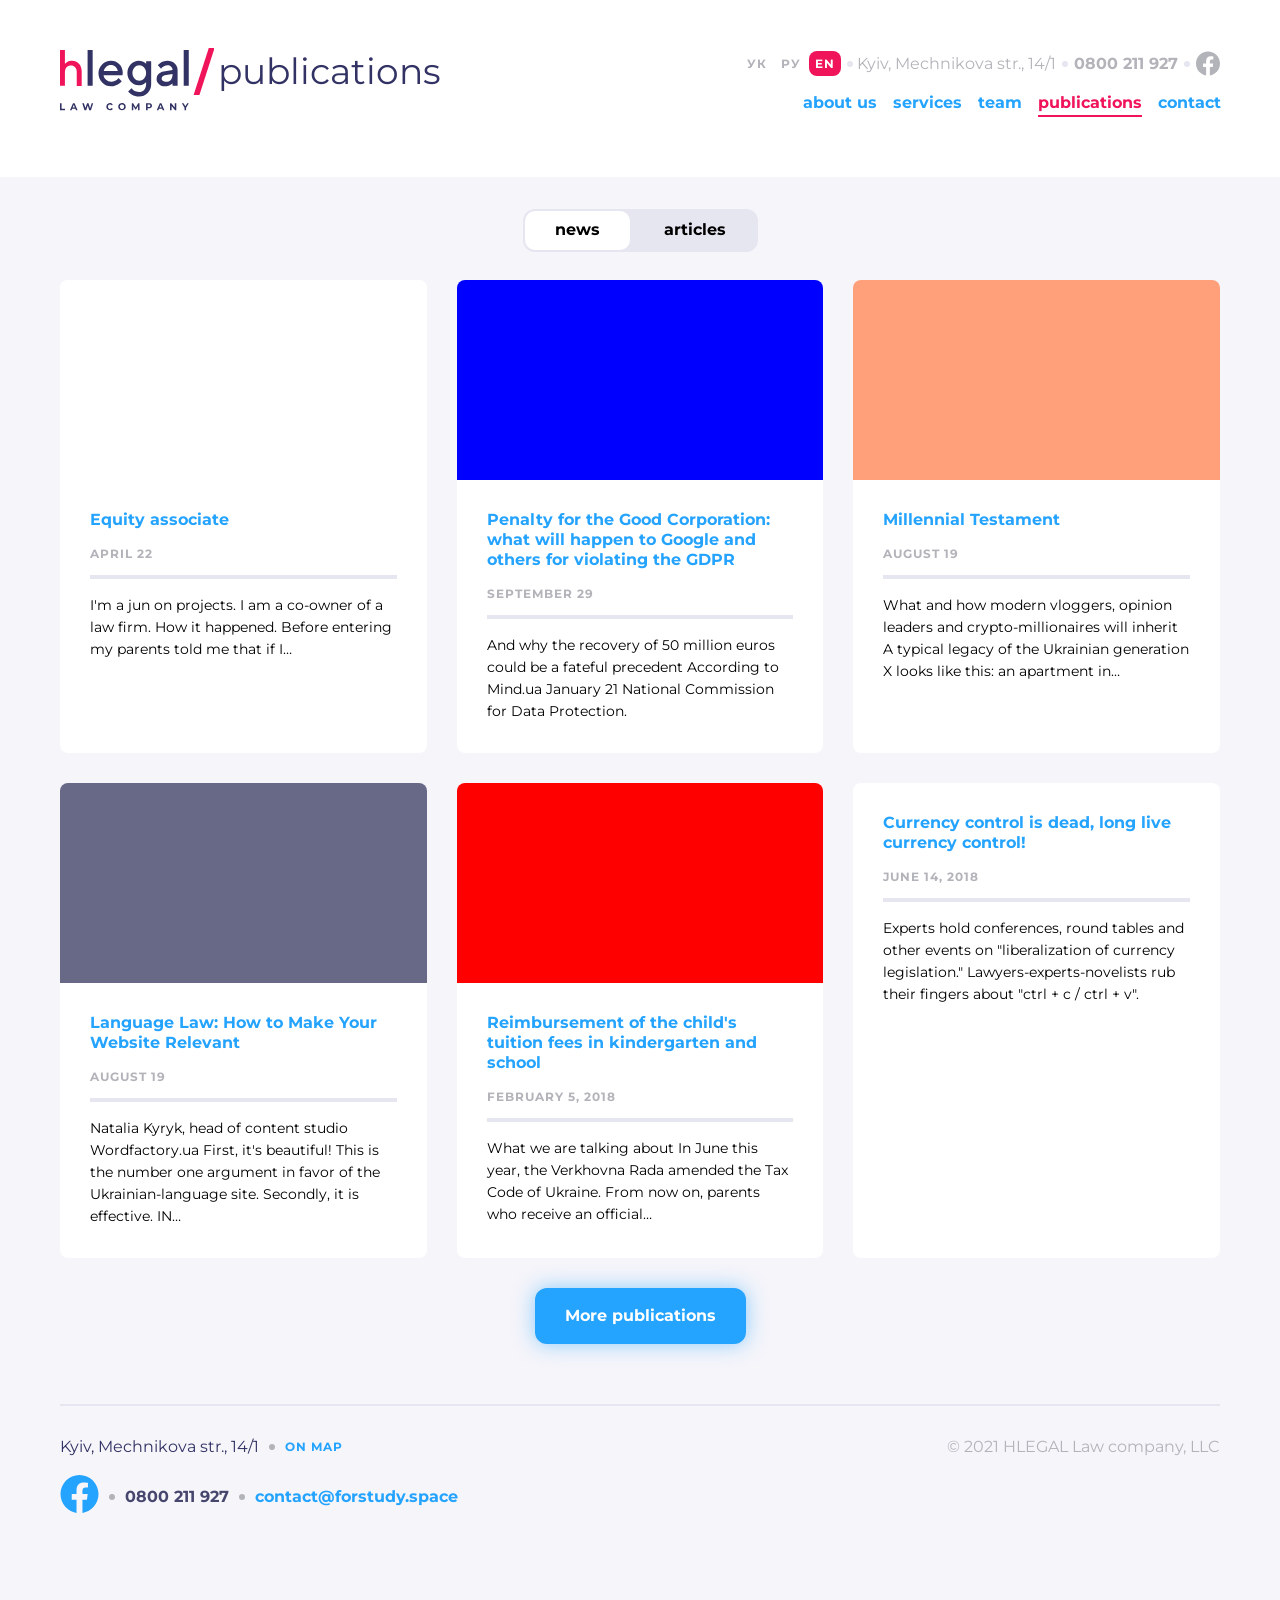
<file: app/publications.html>
<!DOCTYPE html>
<html lang="en">
<head>
    <meta charset="UTF-8">
    <meta http-equiv="X-UA-Compatible" content="IE=edge">
    <meta name="viewport" content="width=device-width, initial-scale=1.0">
    <link rel="stylesheet" href="css/style.css">
    <link rel="preload" href="fonts/montserrat-v21-latin_cyrillic-regular.woff2" as="font" type="font/woff2" crossorigin="anonymous">
    <link rel="preload" href="fonts/montserrat-v21-latin_cyrillic-700.woff2" as="font" type="font/woff2" crossorigin="anonymous">
    <title>Publications</title>
</head>
<body class="body">
    <div class="site">
        <div class="container">
            <header class="header site__header">
                <div class="header__top header__top--gray">
                    <div class="header__lang-list">
                        <a class="header__lang-list-item header__lang-list-item--gray" href="#">Ук</a>
                        <a class="header__lang-list-item header__lang-list-item--gray" href="#">Ру</a>
                        <a class="header__lang-list-item header__lang-list-item--gray current-page" href="#">En</a>
                    </div>
                    <p class="address header__address address--text-color">Kyiv, Mechnikova str., 14/1</p>
                    <a class="tel header__tel tel--text-color tel--bold" href="tel:+380800211927">0800 211 927</a>
                    <a class="facebook header__facebook facebook--gray" href="#" aria-label="Go to Facebook">
                        <svg width="24" height="25" fill="none" xmlns="http://www.w3.org/2000/svg">
                            <path d="M24 12.573C24 5.905 18.627.5 12 .5S0 5.905 0 12.573C0 18.6 4.388 23.594 10.125 24.5v-8.437H7.078v-3.49h3.047v-2.66c0-3.025 1.791-4.697 4.533-4.697 1.313 0 2.686.236 2.686.236v2.971H15.83c-1.491 0-1.956.93-1.956 1.886v2.264h3.328l-.532 3.49h-2.796V24.5C19.612 23.594 24 18.6 24 12.573Z" fill="#fff"/>
                        </svg>
                    </a>
                </div>
                <div class="header__logo-wrapper">
                    <a class="logo" href="index.html" aria-label="Go to homepage">
                        <img class="logo__img" width="70" height="33" src="img/logo-dark.svg" alt="">
                    </a>
                    <span class="header__logo-wrapper-text header__logo-wrapper-text--dark">publications</span>
                </div>
                <nav class="menu header__menu">
                    <button class="btn menu__btn menu__btn--dark" type="button" aria-label="Menu button">
                        <svg width="32" height="33" fill="none" xmlns="http://www.w3.org/2000/svg">
                            <path d="M7 10.5h18M7 16.5h18M7 22.5h18" stroke="#fff" stroke-width="2"/>
                        </svg>
                    </button>
                    <div class="menu__body">
                        <div class="menu__inner">
                            <button class="btn menu__close btn--close" type="button" aria-label="Close">
                                <svg width="32" height="32" fill="none" xmlns="http://www.w3.org/2000/svg">
                                    <path d="m7 7 18 18M25 7 7 25" stroke="#EC6F5D" stroke-width="2"/>
                                </svg>
                            </button>
                            <ul class="menu__body-list">
                                <li class="menu__body-list-item">
                                    <a class="menu__body-list-item-link menu__body-list-item-link--regular" href="about.html">about us</a>
                                </li>
                                <li class="menu__body-list-item">
                                    <a class="menu__body-list-item-link menu__body-list-item-link--regular" href="services.html">services</a>
                                </li>
                                <li class="menu__body-list-item">
                                    <a class="menu__body-list-item-link menu__body-list-item-link--regular" href="team.html">team</a>
                                </li>
                                <li class="menu__body-list-item">
                                    <a class="menu__body-list-item-link menu__body-list-item-link--regular active" href="#">publications</a>
                                </li>
                                <li class="menu__body-list-item">
                                    <a class="menu__body-list-item-link menu__body-list-item-link--regular" href="contact.html">contact</a>
                                </li>
                            </ul>
                        </div>
                    </div>
                </nav>
            </header>
        </div>
        <main class="content">
            <section class="publications">
                <div class="container">
                    <div class="publications__inner">
                        <h2 class="publications__title visually-hidden">Publications</h2>
                        <div class="switcher publications__switcher">
                            <button class="btn switcher__btn switcher__btn--active" type="button">news</button>
                            <button class="btn switcher__btn" type="button">articles</button>
                        </div>
                        <div class="publications__list">
                            <div class="publications__list-wrapper">
                                <div class="publications__list-wrapper-item">
                                    <a class="publications__list-wrapper-item-image" href="#" aria-label="Go to Equity associate article">
                                       <picture>
                                           <source media="(min-width: 1320px)" srcset="img/publications/publication-desktop-sd-item-01.jpg 1x, img/publications/publication-desktop-sd-item-01@2x.jpg 2x">
                                           <source media="(min-width: 992px)" srcset="img/publications/publication-tablet-hd-item-01.jpg 1x, img/publications/publication-desktop-hd-item-01@2x.jpg 2x">
                                           <source media="(min-width: 768px)" srcset="img/publications/publication-tablet-sd-item-01.jpg 1x, img/publications/publication-tablet-sd-item-01@2x.jpg 2x">
                                           <img class="publications__list-wrapper-item-image-picture publications__list-wrapper-item-image-picture--01" src="img/publications/publication-mobile-item-01.jpg" srcset="img/publications/publication-mobile-item-01@2x.jpg 2x" alt="">
                                       </picture>
                                    </a>
                                    <div class="publications__list-wrapper-item-body-info">
                                        <a class="publications__list-wrapper-item-title" href="#">Equity associate</a>
                                        <p class="publications__list-wrapper-item-date">April 22</p>
                                        <p class="description publications__list-wrapper-item-description description--extra-small description--black">I'm a jun on projects. I am a co-owner of a law firm. How it happened. Before entering my parents told me that if I…</p>
                                    </div>
                                </div>
                            </div>
                            <div class="publications__list-wrapper">
                                <div class="publications__list-wrapper-item">
                                    <a class="publications__list-wrapper-item-image" href="publication-gdpr.html" aria-label="Go to Penalty for the Good Corporation article">
                                        <picture>
                                            <source media="(min-width: 1320px)" srcset="img/publications/publication-desktop-sd-item-02.jpg 1x, img/publications/publication-desktop-sd-item-02@2x.jpg 2x">
                                            <source media="(min-width: 992px)" srcset="img/publications/publication-tablet-hd-item-02.jpg 1x, img/publications/publication-desktop-hd-item-02@2x.jpg 2x">
                                            <source media="(min-width: 768px)" srcset="img/publications/publication-tablet-sd-item-02.jpg 1x, img/publications/publication-tablet-sd-item-02@2x.jpg 2x">
                                            <img class="publications__list-wrapper-item-image-picture publications__list-wrapper-item-image-picture--02" src="img/publications/publication-mobile-item-02.jpg" srcset="img/publications/publication-mobile-item-02@2x.jpg 2x" alt="">
                                        </picture>
                                    </a>
                                    <div class="publications__list-wrapper-item-body-info">
                                        <a class="publications__list-wrapper-item-title" href="publication-gdpr.html">Penalty for the Good Corporation: what will happen to Google and others for violating the GDPR</a>
                                        <p class="publications__list-wrapper-item-date">September 29</p>
                                        <p class="description publications__list-wrapper-item-description description--extra-small description--black">And why the recovery of 50 million euros could be a fateful precedent According to Mind.ua January 21 National Commission for Data Protection.</p>
                                    </div>
                                </div>
                            </div>

                            <div class="publications__list-wrapper">
                                <div class="publications__list-wrapper-item">
                                    <a class="publications__list-wrapper-item-image" href="#" aria-label="Go to Millennial Testament article">
                                        <picture>
                                            <source media="(min-width: 1320px)" srcset="img/publications/publication-desktop-sd-item-03.jpg 1x, img/publications/publication-desktop-sd-item-03@2x.jpg 2x">
                                            <source media="(min-width: 992px)" srcset="img/publications/publication-tablet-hd-item-03.jpg 1x, img/publications/publication-desktop-hd-item-03@2x.jpg 2x">
                                            <source media="(min-width: 768px)" srcset="img/publications/publication-tablet-sd-item-03.jpg 1x, img/publications/publication-tablet-sd-item-03@2x.jpg 2x">
                                            <img class="publications__list-wrapper-item-image-picture publications__list-wrapper-item-image-picture--03" src="img/publications/publication-mobile-item-03.jpg" srcset="img/publications/publication-mobile-item-03@2x.jpg 2x" alt="">
                                        </picture>
                                    </a>
                                    <div class="publications__list-wrapper-item-body-info">
                                        <a class="publications__list-wrapper-item-title" href="#">Millennial Testament</a>
                                        <p class="publications__list-wrapper-item-date">August 19</p>
                                        <p class="description publications__list-wrapper-item-description description--extra-small description--black">What and how modern vloggers, opinion leaders and crypto-millionaires will inherit A typical legacy of the Ukrainian generation X looks like this: an apartment in…</p>
                                    </div>
                                </div>
                            </div>
                            <div class="publications__list-wrapper">
                                <div class="publications__list-wrapper-item">
                                    <a class="publications__list-wrapper-item-image" href="#" aria-label="Go to Language Law article">
                                        <picture>
                                            <source media="(min-width: 1320px)" srcset="img/publications/publication-desktop-sd-item-04.jpg 1x, img/publications/publication-desktop-sd-item-04@2x.jpg 2x">
                                            <source media="(min-width: 992px)" srcset="img/publications/publication-tablet-hd-item-04.jpg 1x, img/publications/publication-desktop-hd-item-04@2x.jpg 2x">
                                            <source media="(min-width: 768px)" srcset="img/publications/publication-tablet-sd-item-04.jpg 1x, img/publications/publication-tablet-sd-item-04@2x.jpg 2x">
                                            <img class="publications__list-wrapper-item-image-picture publications__list-wrapper-item-image-picture--04" src="img/publications/publication-mobile-item-04.jpg" srcset="img/publications/publication-mobile-item-04@2x.jpg 2x" alt="">
                                        </picture>
                                    </a>
                                    <div class="publications__list-wrapper-item-body-info">
                                        <a class="publications__list-wrapper-item-title" href="#">Language Law: How to Make Your Website Relevant</a>
                                        <p class="publications__list-wrapper-item-date">August 19</p>
                                        <p class="description publications__list-wrapper-item-description description--extra-small description--black">Natalia Kyryk, head of content studio Wordfactory.ua First, it's beautiful! This is the number one argument in favor of the Ukrainian-language site. Secondly, it is effective. IN…</p>
                                    </div>
                                </div>
                            </div>
                            <div class="publications__list-wrapper">
                                <div class="publications__list-wrapper-item">
                                    <a class="publications__list-wrapper-item-image" href="#" aria-label="Go to Reimbursement of the child's tuition fees in kindergarten and school article">
                                        <picture>
                                            <source media="(min-width: 1320px)" srcset="img/publications/publication-desktop-sd-item-05.jpg 1x, img/publications/publication-desktop-sd-item-05@2x.jpg 2x">
                                            <source media="(min-width: 992px)" srcset="img/publications/publication-tablet-hd-item-05.jpg 1x, img/publications/publication-desktop-hd-item-05@2x.jpg 2x">
                                            <source media="(min-width: 768px)" srcset="img/publications/publication-tablet-sd-item-05.jpg 1x, img/publications/publication-tablet-sd-item-05@2x.jpg 2x">
                                            <img class="publications__list-wrapper-item-image-picture publications__list-wrapper-item-image-picture--05" src="img/publications/publication-mobile-item-05.jpg" srcset="img/publications/publication-mobile-item-05@2x.jpg 2x" alt="">
                                        </picture>
                                    </a>
                                    <div class="publications__list-wrapper-item-body-info">
                                        <a class="publications__list-wrapper-item-title" href="#">Reimbursement of the child's tuition fees in kindergarten and school</a>
                                        <p class="publications__list-wrapper-item-date">February 5, 2018</p>
                                        <p class="description publications__list-wrapper-item-description description--extra-small description--black">What we are talking about In June this year, the Verkhovna Rada amended the Tax Code of Ukraine. From now on, parents who receive an official…</p>
                                    </div>
                                </div>
                            </div>
                            <div class="publications__list-wrapper">
                                <div class="publications__list-wrapper-item">
                                    <div class="publications__list-wrapper-item-body-info">
                                        <a class="publications__list-wrapper-item-title" href="#">Currency control is dead, long live currency control!</a>
                                        <p class="publications__list-wrapper-item-date">June 14, 2018</p>
                                        <p class="description publications__list-wrapper-item-description description--extra-small description--black">Experts hold conferences, round tables and other events on "liberalization of currency legislation." Lawyers-experts-novelists rub their fingers about "ctrl + c / ctrl + v".</p>
                                    </div>
                                </div>
                            </div>
                        </div>
                        <button class="button-blue publications__button-blue" type="button">More publications</button>
                    </div>
                </div>
            </section>
        </main>
    </div>
    <footer class="footer">
        <div class="container">
            <div class="footer__body">
                <div class="footer__inner">
                    <div class="footer__inner-top">
                        <p class="address footer__inner-address address--regular">Kyiv, Mechnikova str., 14/1</p>
                        <a class="map footer__inner-map" href="#">On map</a>
                    </div>
                    <div class="footer__inner-middle">
                        <a class="facebook footer__inner-facebook" href="#" aria-label="Go to Facebook">
                            <svg width="39" height="38" fill="none" xmlns="http://www.w3.org/2000/svg">
                                <path d="M38.5 19.116C38.5 8.56 29.993 0 19.5 0S.5 8.559.5 19.116C.5 28.657 7.448 36.566 16.531 38V24.642h-4.824v-5.526h4.824v-4.211c0-4.791 2.837-7.438 7.177-7.438 2.079 0 4.253.374 4.253.374v4.704h-2.396c-2.36 0-3.096 1.473-3.096 2.985v3.586h5.27l-.843 5.526h-4.427V38C31.552 36.566 38.5 28.657 38.5 19.116Z" fill="#24A3FF"/>
                            </svg>
                        </a>
                        <a class="tel footer__inner-tel tel--bold tel--alt-color" href="tel:+380800211927">0800 211 927</a>
                        <a class="mail footer__inner-mail" href="mailto:contact@forstudy.space">contact@forstudy.space</a>
                    </div>
                    <a class="footer__inner-copyright" href="#">© 2021 HLEGAL Law company, LLC</a>
                </div>
            </div>
        </div>
    </footer>
</body>
</html>
</file>
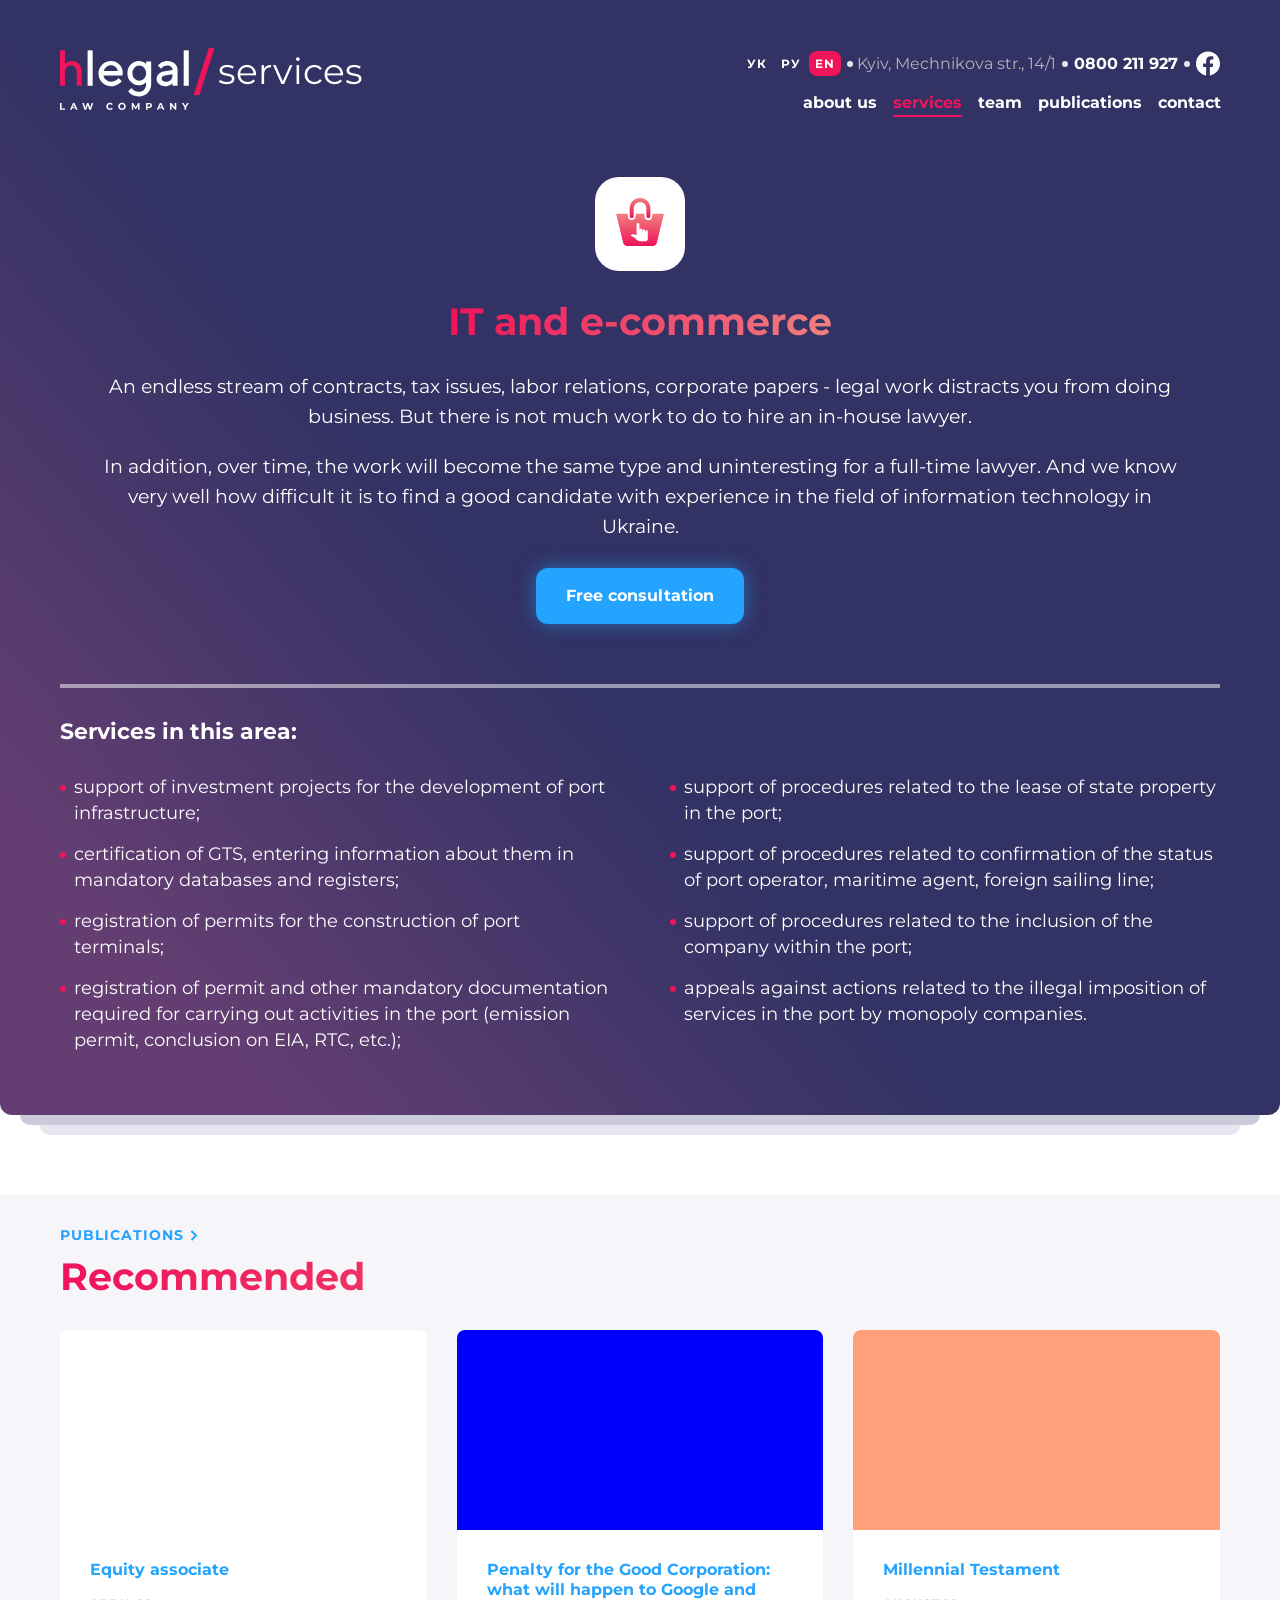
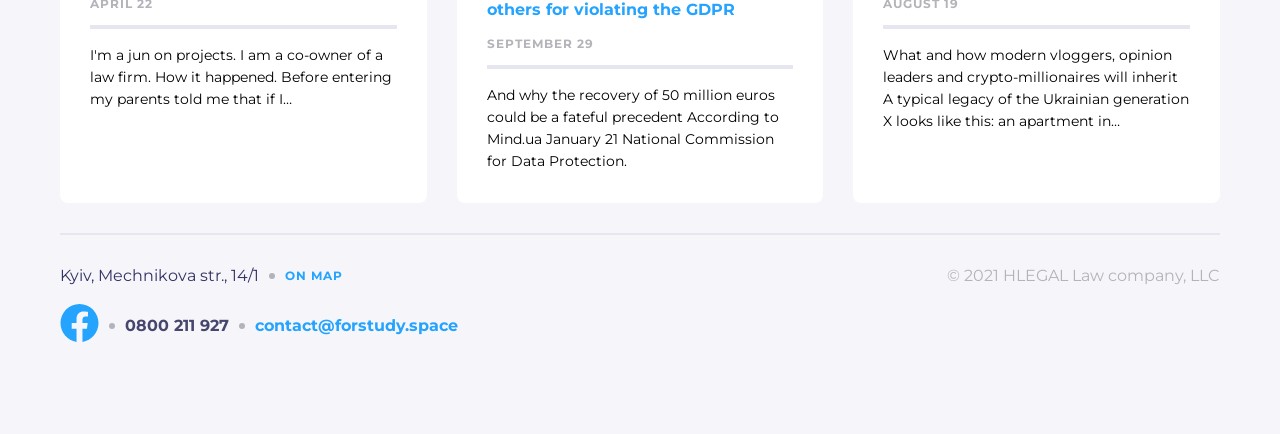
<file: app/service-IT.html>
<!DOCTYPE html>
<html lang="en">
<head>
    <meta charset="UTF-8">
    <meta http-equiv="X-UA-Compatible" content="IE=edge">
    <meta name="viewport" content="width=device-width, initial-scale=1.0">
    <link rel="stylesheet" href="css/style.css">
    <link rel="preload" href="fonts/montserrat-v21-latin_cyrillic-regular.woff2" as="font" type="font/woff2" crossorigin="anonymous">
    <link rel="preload" href="fonts/montserrat-v21-latin_cyrillic-700.woff2" as="font" type="font/woff2" crossorigin="anonymous">
    <title>IT-service</title>
</head>
<body class="body">
    <div class="site">
        <div class="wrapper site__wrapper">
            <div class="container">
                <header class="header wrapper__header">
                    <div class="header__top">
                        <div class="header__lang-list">
                            <a class="header__lang-list-item" href="#">Ук</a>
                            <a class="header__lang-list-item" href="#">Ру</a>
                            <a class="header__lang-list-item current-page" href="#">En</a>
                        </div>
                        <p class="address header__address address--text-color">Kyiv, Mechnikova str., 14/1</p>
                        <a class="tel header__tel tel--white tel--bold" href="tel:+380800211927">0800 211 927</a>
                        <a class="facebook header__facebook" href="#" aria-label="Go to Facebook">
                            <svg width="24" height="25" fill="none" xmlns="http://www.w3.org/2000/svg">
                                <path d="M24 12.573C24 5.905 18.627.5 12 .5S0 5.905 0 12.573C0 18.6 4.388 23.594 10.125 24.5v-8.437H7.078v-3.49h3.047v-2.66c0-3.025 1.791-4.697 4.533-4.697 1.313 0 2.686.236 2.686.236v2.971H15.83c-1.491 0-1.956.93-1.956 1.886v2.264h3.328l-.532 3.49h-2.796V24.5C19.612 23.594 24 18.6 24 12.573Z" fill="#fff"/>
                            </svg>
                        </a>
                    </div>
                    <div class="header__logo-wrapper">
                        <a class="logo" href="index.html" aria-label="Go to homepage">
                            <img class="logo__img" width="70" height="33" src="img/logo.svg" alt="">
                        </a>
                        <span class="header__logo-wrapper-text">services</span>
                    </div>
                    <nav class="menu header__menu">
                        <button class="btn menu__btn" type="button" aria-label="Menu button">
                            <svg width="32" height="33" fill="none" xmlns="http://www.w3.org/2000/svg">
                                <path d="M7 10.5h18M7 16.5h18M7 22.5h18" stroke="#fff" stroke-width="2"/>
                            </svg>
                        </button>
                        <div class="menu__body">
                            <div class="menu__inner">
                                <button class="btn menu__close btn--close" type="button" aria-label="Close">
                                    <svg width="32" height="32" fill="none" xmlns="http://www.w3.org/2000/svg">
                                        <path d="m7 7 18 18M25 7 7 25" stroke="#EC6F5D" stroke-width="2"/>
                                    </svg>
                                </button>
                                <ul class="menu__body-list">
                                    <li class="menu__body-list-item">
                                        <a class="menu__body-list-item-link" href="about.html">about us</a>
                                    </li>
                                    <li class="menu__body-list-item">
                                        <a class="menu__body-list-item-link active" href="services.html">services</a>
                                    </li>
                                    <li class="menu__body-list-item">
                                        <a class="menu__body-list-item-link" href="team.html">team</a>
                                    </li>
                                    <li class="menu__body-list-item">
                                        <a class="menu__body-list-item-link" href="publications.html">publications</a>
                                    </li>
                                    <li class="menu__body-list-item">
                                        <a class="menu__body-list-item-link" href="contact.html">contact</a>
                                    </li>
                                </ul>
                            </div>
                        </div>
                    </nav>
                </header>
            </div>
            <section class="current-service container">
                <div class="current-service__inner">
                    <div class="current-service__image">
                        <svg width="64" height="64" fill="none" xmlns="http://www.w3.org/2000/svg">
                            <path d="M23.734 28.125a2 2 0 0 0 2-2v-7.8A6.332 6.332 0 0 1 32.058 12a6.333 6.333 0 0 1 6.325 6.325v7.8a2 2 0 0 0 4 0v-7.8C42.383 12.632 37.752 8 32.058 8c-5.692 0-10.324 4.632-10.324 10.325v7.8a2 2 0 0 0 2 2Z" fill="url(#a)"/>
                            <path d="M55 23.63H44.384v2.495c0 2.206-1.794 4-4 4s-4-1.794-4-4V23.63h-8.649v2.494c0 2.206-1.794 4-4 4s-4-1.794-4-4V23.63H9c-.552 0-.893.435-.762.97L15.236 53.1c.422 1.602 2.108 2.9 3.764 2.9h26c1.658 0 3.342-1.298 3.766-2.9l6.996-28.497c.131-.537-.209-.971-.762-.971Z" fill="url(#b)"/>
                            <path d="M28.6 34.4a1.4 1.4 0 1 1 2.8 0v6.95V40a1.4 1.4 0 1 1 2.8 0v1.676c.013-.762.635-2.376 1.4-2.376a1.4 1.4 0 0 1 1.4 1.4s.041 1.041.133 1.103C37.357 41.33 37.84 40 38.4 40a1.4 1.4 0 0 1 1.4 1.4v7a2.8 2.8 0 0 1-2.8 2.8h-4.68a5.6 5.6 0 0 1-3.96-1.64l-2.21-2.21L23 45.94c.005-1.337 1.053-1.74 2.1-1.74.902 0 1.714.14 3.5 1.05V34.4Z" fill="#fff"/>
                            <defs>
                                <linearGradient id="a" x1="32.058" y1="8" x2="32.058" y2="28.125" gradientUnits="userSpaceOnUse">
                                    <stop offset="0" stop-color="#EF8080"/>
                                    <stop offset="1" stop-color="#F0145A"/>
                                </linearGradient>
                                <linearGradient id="b" x1="32" y1="23.631" x2="32" y2="56" gradientUnits="userSpaceOnUse">
                                    <stop offset="0" stop-color="#EF8080"/>
                                    <stop offset="1" stop-color="#F0145A"/>
                                </linearGradient>
                            </defs>
                        </svg>
                    </div>
                    <h2 class="title current-service__title title--red">IT and e-commerce</h2>
                    <p class="description current-service__description">An endless stream of contracts, tax issues, labor relations, corporate papers - legal work distracts you from doing business. But there is not much work to do to hire an in-house lawyer.</p>
                    <p class="description current-service__description">In addition, over time, the work will become the same type and uninteresting for a full-time lawyer. And we know very well how difficult it is to find a good candidate with experience in the field of information technology in Ukraine.</p>
                    <a class="more-link current-service__more-link" href="#">Free consultation</a>
                </div>
            </section>
            <section class="support-services container">
                <div class="support-services__inner">
                    <h3 class="support-services__title">Services in this area:</h3>
                    <div class="support-services__wrapper">
                        <ul class="support-services__list">
                            <li class="support-services__list-item">support of investment projects for the development of port infrastructure;</li>
                            <li class="support-services__list-item">certification of GTS, entering information about them in mandatory databases and registers;</li>
                            <li class="support-services__list-item">registration of permits for the construction of port terminals;</li>
                            <li class="support-services__list-item">registration of permit and other mandatory documentation required for carrying out activities in the port (emission permit, conclusion on EIA, RTC, etc.);</li>
                        </ul>
                        <ul class="support-services__list">
                            <li class="support-services__list-item">support of procedures related to the lease of state property in the port;</li>
                            <li class="support-services__list-item">support of procedures related to confirmation of the status of port operator, maritime agent, foreign sailing line;</li>
                            <li class="support-services__list-item">support of procedures related to the inclusion of the company within the port;</li>
                            <li class="support-services__list-item">appeals against actions related to the illegal imposition of services in the port by monopoly companies.</li>
                        </ul>
                    </div>
                </div>
            </section>
        </div>
        <main class="content">
            <section class="publications">
                <div class="container">
                    <div class="publications__inner">
                        <a class="interpage-link publications__interpage-link" href="#">
                            Publications
                            <svg width="8" height="11" fill="none" xmlns="http://www.w3.org/2000/svg">
                                <path d="M1.5 1 6 5.5 1.5 10" stroke="#24A3FF" stroke-width="2"/>
                            </svg>
                        </a>
                        <h2 class="title publications__title title--red">Recommended</h2>
                        <div class="publications__list">
                            <div class="publications__list-wrapper">
                                <div class="publications__list-wrapper-item">
                                    <a class="publications__list-wrapper-item-image" href="#" aria-label="Go to Equity associate article">
                                       <picture>
                                           <source media="(min-width: 1320px)" srcset="img/homepage/publication-desktop-sd-item-01.jpg 1x, img/homepage/publication-desktop-sd-item-01@2x.jpg 2x">
                                           <source media="(min-width: 992px)" srcset="img/homepage/publication-tablet-hd-item-01.jpg 1x, img/homepage/publication-desktop-hd-item-01@2x.jpg 2x">
                                           <source media="(min-width: 768px)" srcset="img/homepage/publication-tablet-sd-item-01.jpg 1x, img/homepage/publication-tablet-sd-item-01@2x.jpg 2x">
                                           <img class="publications__list-wrapper-item-image-picture publications__list-wrapper-item-image-picture--01" src="img/homepage/publication-mobile-item-01.jpg" srcset="img/homepage/publication-mobile-item-01@2x.jpg 2x" alt="">
                                       </picture>
                                    </a>
                                    <div class="publications__list-wrapper-item-body-info">
                                        <a class="publications__list-wrapper-item-title" href="#">Equity associate</a>
                                        <p class="publications__list-wrapper-item-date">April 22</p>
                                        <p class="description publications__list-wrapper-item-description description--extra-small description--black">I'm a jun on projects. I am a co-owner of a law firm. How it happened. Before entering my parents told me that if I…</p>
                                    </div>
                                </div>
                            </div>
                            <div class="publications__list-wrapper">
                                <div class="publications__list-wrapper-item">
                                    <a class="publications__list-wrapper-item-image" href="publication-gdpr.html" aria-label="Go to Penalty for the Good Corporation article">
                                        <picture>
                                            <source media="(min-width: 1320px)" srcset="img/homepage/publication-desktop-sd-item-02.jpg 1x, img/homepage/publication-desktop-sd-item-02@2x.jpg 2x">
                                            <source media="(min-width: 992px)" srcset="img/homepage/publication-tablet-hd-item-02.jpg 1x, img/homepage/publication-desktop-hd-item-02@2x.jpg 2x">
                                            <source media="(min-width: 768px)" srcset="img/homepage/publication-tablet-sd-item-02.jpg 1x, img/homepage/publication-tablet-sd-item-02@2x.jpg 2x">
                                            <img class="publications__list-wrapper-item-image-picture publications__list-wrapper-item-image-picture--02" src="img/homepage/publication-mobile-item-02.jpg" srcset="img/homepage/publication-mobile-item-02@2x.jpg 2x" alt="">
                                        </picture>
                                    </a>
                                    <div class="publications__list-wrapper-item-body-info">
                                        <a class="publications__list-wrapper-item-title" href="publication-gdpr.html">Penalty for the Good Corporation: what will happen to Google and others for violating the GDPR</a>
                                        <p class="publications__list-wrapper-item-date">September 29</p>
                                        <p class="description publications__list-wrapper-item-description description--extra-small description--black">And why the recovery of 50 million euros could be a fateful precedent According to Mind.ua January 21 National Commission for Data Protection.</p>
                                    </div>
                                </div>
                            </div>
                            <div class="publications__list-wrapper publications__list-wrapper--bottom">
                                <div class="publications__list-wrapper-item">
                                    <a class="publications__list-wrapper-item-image" href="#" aria-label="Go to Millennial Testament article">
                                        <picture>
                                            <source media="(min-width: 1320px)" srcset="img/homepage/publication-desktop-sd-item-03.jpg 1x, img/homepage/publication-desktop-sd-item-03@2x.jpg 2x">
                                            <source media="(min-width: 992px)" srcset="img/homepage/publication-tablet-hd-item-03.jpg 1x, img/homepage/publication-desktop-hd-item-03@2x.jpg 2x">
                                            <source media="(min-width: 768px)" srcset="img/homepage/publication-tablet-sd-item-03.jpg 1x, img/homepage/publication-tablet-sd-item-03@2x.jpg 2x">
                                            <img class="publications__list-wrapper-item-image-picture publications__list-wrapper-item-image-picture--03" src="img/homepage/publication-mobile-item-03.jpg" srcset="img/homepage/publication-mobile-item-03@2x.jpg 2x" alt="">
                                        </picture>
                                    </a>
                                    <div class="publications__list-wrapper-item-body-info">
                                        <a class="publications__list-wrapper-item-title" href="#">Millennial Testament</a>
                                        <p class="publications__list-wrapper-item-date">August 19</p>
                                        <p class="description publications__list-wrapper-item-description description--extra-small description--black">What and how modern vloggers, opinion leaders and crypto-millionaires will inherit A typical legacy of the Ukrainian generation X looks like this: an apartment in…</p>
                                    </div>
                                </div>
                            </div>
                        </div>
                    </div>
                </div>
            </section>
        </main>
    </div>
    <footer class="footer">
        <div class="container">
            <div class="footer__body">
                <div class="footer__inner">
                    <div class="footer__inner-top">
                        <p class="address footer__inner-address address--regular">Kyiv, Mechnikova str., 14/1</p>
                        <a class="map footer__inner-map" href="#">On map</a>
                    </div>
                    <div class="footer__inner-middle">
                        <a class="facebook footer__inner-facebook" href="#" aria-label="Go to Facebook">
                            <svg width="39" height="38" fill="none" xmlns="http://www.w3.org/2000/svg">
                                <path d="M38.5 19.116C38.5 8.56 29.993 0 19.5 0S.5 8.559.5 19.116C.5 28.657 7.448 36.566 16.531 38V24.642h-4.824v-5.526h4.824v-4.211c0-4.791 2.837-7.438 7.177-7.438 2.079 0 4.253.374 4.253.374v4.704h-2.396c-2.36 0-3.096 1.473-3.096 2.985v3.586h5.27l-.843 5.526h-4.427V38C31.552 36.566 38.5 28.657 38.5 19.116Z" fill="#24A3FF"/>
                            </svg>
                        </a>
                        <a class="tel footer__inner-tel tel--bold tel--alt-color" href="tel:+380800211927">0800 211 927</a>
                        <a class="mail footer__inner-mail" href="mailto:contact@forstudy.space">contact@forstudy.space</a>
                    </div>
                    <a class="footer__inner-copyright" href="#">© 2021 HLEGAL Law company, LLC</a>
                </div>
            </div>
        </div>
    </footer>
    <div class="modal body__modal">
        <form class="form modal__form" method="post" action="#">
            <button class="btn form__btn btn--close" type="button" aria-label="Close">
                <svg width="32" height="32" fill="none" xmlns="http://www.w3.org/2000/svg">
                    <path d="m7 7 18 18M25 7 7 25" stroke="#EC6F5D" stroke-width="2"/>
                </svg>
            </button>
            <h2 class="title modal__title title--red">We would like to help you</h2>
            <input class="input form__input" type="text" placeholder="Name" aria-label="Enter your name">
            <textarea class="textarea form__textarea" name="message" cols="30" rows="10" placeholder="Message" aria-label="Enter your message"></textarea>
            <p class="form__answer">How to answer you?</p>
            <input class="input form__input" type="tel" placeholder="Phone number" aria-label="Enter your phone">
            <input class="input form__input" type="email" placeholder="Email" aria-label="Enter your email">
            <button class="button-blue form__button-blue" type="submit">Send message</button>
        </form>
    </div>
</body>
</html>
</file>
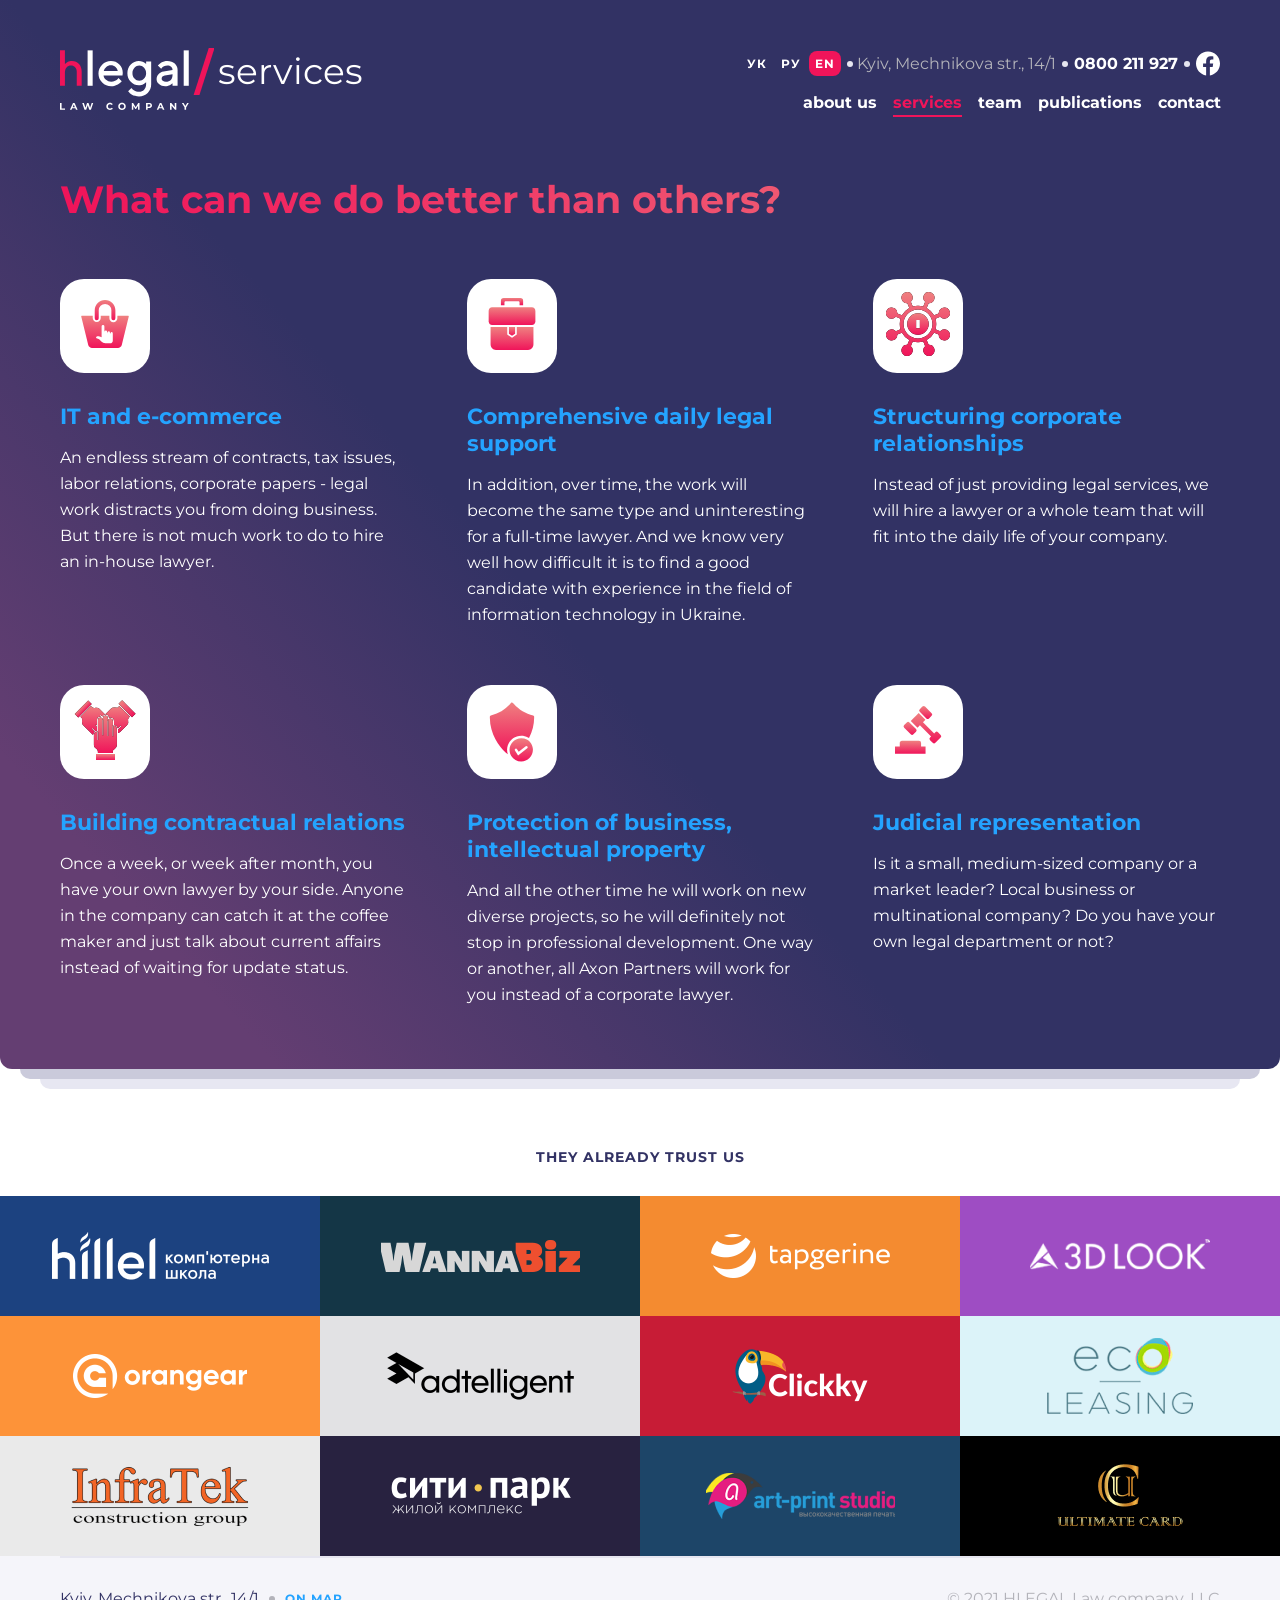
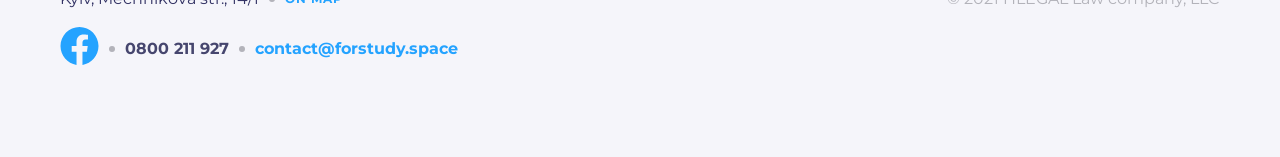
<file: app/services.html>
<!DOCTYPE html>
<html lang="en">
<head>
    <meta charset="UTF-8">
    <meta http-equiv="X-UA-Compatible" content="IE=edge">
    <meta name="viewport" content="width=device-width, initial-scale=1.0">
    <link rel="stylesheet" href="css/style.css">
    <link rel="preload" href="fonts/montserrat-v21-latin_cyrillic-regular.woff2" as="font" type="font/woff2" crossorigin="anonymous">
    <link rel="preload" href="fonts/montserrat-v21-latin_cyrillic-700.woff2" as="font" type="font/woff2" crossorigin="anonymous">
    <title>Services</title>
</head>
<body class="body">
    <div class="site">
        <div class="wrapper site__wrapper">
            <div class="container">
                <header class="header wrapper__header">
                    <div class="header__top">
                        <div class="header__lang-list">
                            <a class="header__lang-list-item" href="#">Ук</a>
                            <a class="header__lang-list-item" href="#">Ру</a>
                            <a class="header__lang-list-item current-page" href="#">En</a>
                        </div>
                        <p class="address header__address address--text-color">Kyiv, Mechnikova str., 14/1</p>
                        <a class="tel header__tel tel--white tel--bold" href="tel:+380800211927">0800 211 927</a>
                        <a class="facebook header__facebook" href="#" aria-label="Go to Facebook">
                            <svg width="24" height="25" fill="none" xmlns="http://www.w3.org/2000/svg">
                                <path d="M24 12.573C24 5.905 18.627.5 12 .5S0 5.905 0 12.573C0 18.6 4.388 23.594 10.125 24.5v-8.437H7.078v-3.49h3.047v-2.66c0-3.025 1.791-4.697 4.533-4.697 1.313 0 2.686.236 2.686.236v2.971H15.83c-1.491 0-1.956.93-1.956 1.886v2.264h3.328l-.532 3.49h-2.796V24.5C19.612 23.594 24 18.6 24 12.573Z" fill="#fff"/>
                            </svg>
                        </a>
                    </div>
                    <div class="header__logo-wrapper">
                        <a class="logo" href="index.html" aria-label="Go to homapge">
                            <img class="logo__img" width="70" height="33" src="img/logo.svg" alt="">
                        </a>
                        <span class="header__logo-wrapper-text">services</span>
                    </div>
                    <nav class="menu header__menu">
                        <button class="btn menu__btn" type="button" aria-label="Menu button">
                            <svg width="32" height="33" fill="none" xmlns="http://www.w3.org/2000/svg">
                                <path d="M7 10.5h18M7 16.5h18M7 22.5h18" stroke="#fff" stroke-width="2"/>
                            </svg>
                        </button>
                        <div class="menu__body">
                            <div class="menu__inner">
                                <button class="btn menu__close btn--close" type="button" aria-label="Close">
                                    <svg width="32" height="32" fill="none" xmlns="http://www.w3.org/2000/svg">
                                        <path d="m7 7 18 18M25 7 7 25" stroke="#EC6F5D" stroke-width="2"/>
                                    </svg>
                                </button>
                                <ul class="menu__body-list">
                                    <li class="menu__body-list-item">
                                        <a class="menu__body-list-item-link" href="about.html">about us</a>
                                    </li>
                                    <li class="menu__body-list-item">
                                        <a class="menu__body-list-item-link active" href="#">services</a>
                                    </li>
                                    <li class="menu__body-list-item">
                                        <a class="menu__body-list-item-link" href="team.html">team</a>
                                    </li>
                                    <li class="menu__body-list-item">
                                        <a class="menu__body-list-item-link" href="publications.html">publications</a>
                                    </li>
                                    <li class="menu__body-list-item">
                                        <a class="menu__body-list-item-link" href="contact.html">contact</a>
                                    </li>
                                </ul>
                            </div>
                        </div>
                    </nav>
                </header>
            </div>
            <section class="services">
                <div class="container">
                    <h2 class="title services__title title--red">What can we do better than others?</h2>
                    <div class="services__list">
                        <div class="services__list-wrapper">
                            <div class="services__list-item">
                                <div class="services__list-item-icon">
                                    <svg width="64" height="64" fill="none" xmlns="http://www.w3.org/2000/svg">
                                        <path d="M23.734 28.125a2 2 0 0 0 2-2v-7.8A6.332 6.332 0 0 1 32.058 12a6.333 6.333 0 0 1 6.325 6.325v7.8a2 2 0 0 0 4 0v-7.8C42.383 12.632 37.752 8 32.058 8c-5.692 0-10.324 4.632-10.324 10.325v7.8a2 2 0 0 0 2 2Z" fill="url(#a)"/>
                                        <path d="M55 23.63H44.384v2.495c0 2.206-1.794 4-4 4s-4-1.794-4-4V23.63h-8.649v2.494c0 2.206-1.794 4-4 4s-4-1.794-4-4V23.63H9c-.552 0-.893.435-.762.97L15.236 53.1c.422 1.602 2.108 2.9 3.764 2.9h26c1.658 0 3.342-1.298 3.766-2.9l6.996-28.497c.131-.537-.209-.971-.762-.971Z" fill="url(#b)"/>
                                        <path d="M28.6 34.4a1.4 1.4 0 1 1 2.8 0v6.95V40a1.4 1.4 0 1 1 2.8 0v1.676c.013-.762.635-2.376 1.4-2.376a1.4 1.4 0 0 1 1.4 1.4s.041 1.041.133 1.103C37.357 41.33 37.84 40 38.4 40a1.4 1.4 0 0 1 1.4 1.4v7a2.8 2.8 0 0 1-2.8 2.8h-4.68a5.6 5.6 0 0 1-3.96-1.64l-2.21-2.21L23 45.94c.005-1.337 1.053-1.74 2.1-1.74.902 0 1.714.14 3.5 1.05V34.4Z" fill="#fff"/>
                                        <defs>
                                            <linearGradient id="a" x1="32.058" y1="8" x2="32.058" y2="28.125" gradientUnits="userSpaceOnUse">
                                                <stop offset="0" stop-color="#EF8080"/>
                                                <stop offset="1" stop-color="#F0145A"/>
                                            </linearGradient>
                                            <linearGradient id="b" x1="32" y1="23.631" x2="32" y2="56" gradientUnits="userSpaceOnUse">
                                                <stop offset="0" stop-color="#EF8080"/>
                                                <stop offset="1" stop-color="#F0145A"/>
                                            </linearGradient>
                                        </defs>
                                    </svg>
                                </div>
                                <a class="services__list-item-title" href="service-IT.html">IT and e-commerce</a>
                                <p class="description services__list-item-description description--small">An endless stream of contracts, tax issues, labor relations, corporate papers - legal work distracts you from doing business. But there is not much work to do to hire an in-house lawyer.</p>
                            </div>
                        </div>
                        <div class="services__list-wrapper">
                            <div class="services__list-item">
                                <div class="services__list-item-icon">
                                    <svg width="64" height="64" fill="none" xmlns="http://www.w3.org/2000/svg">
                                        <path fill-rule="evenodd" clip-rule="evenodd" d="M53.451 35.076v17.295c0 3.094-2.424 5.629-5.388 5.629H15.97c-2.964 0-5.388-2.535-5.388-5.629V35.076h16.666v7.511l4.769 3.133 4.768-3.133v-7.51h16.666Z" fill="url(#a_1)"/>
                                        <path fill-rule="evenodd" clip-rule="evenodd" d="M28.919 35.076v6.609l3.098 2.035 3.098-2.035v-6.609h-6.197Z" fill="url(#b_1)"/>
                                        <path fill-rule="evenodd" clip-rule="evenodd" d="M12.073 15.143H51.96c1.882 0 3.42 1.708 3.42 3.795v10.253c0 2.088-1.538 3.796-3.42 3.796H12.073c-1.882 0-3.42-1.708-3.42-3.796V18.938c0-2.087 1.538-3.795 3.42-3.795Z" fill="url(#c_1)"/>
                                        <path fill-rule="evenodd" clip-rule="evenodd" d="M23.712 5.955h16.61a2.814 2.814 0 0 1 2.805 2.806v4.377H39.57v-2.586c0-.698-.57-1.27-1.268-1.27H25.731c-.697 0-1.268.572-1.268 1.27v2.586h-3.557V8.761a2.814 2.814 0 0 1 2.806-2.806Z" fill="url(#d_1)"/>
                                        <defs>
                                            <linearGradient id="a_1" x1="32.017" y1="35.076" x2="32.017" y2="58" gradientUnits="userSpaceOnUse">
                                                <stop offset="0" stop-color="#EF8080"/>
                                                <stop offset="1" stop-color="#F0145A"/>
                                            </linearGradient>
                                            <linearGradient id="b_1" x1="32.017" y1="35.076" x2="32.017" y2="43.72" gradientUnits="userSpaceOnUse">
                                                <stop offset="0" stop-color="#EF8080"/>
                                                <stop offset="1" stop-color="#F0145A"/>
                                            </linearGradient>
                                            <linearGradient id="c_1" x1="32.017" y1="15.143" x2="32.017" y2="32.987" gradientUnits="userSpaceOnUse">
                                                <stop offset="0" stop-color="#EF8080"/>
                                                <stop offset="1" stop-color="#F0145A"/>
                                            </linearGradient>
                                            <linearGradient id="d_1" x1="32.017" y1="5.955" x2="32.017" y2="13.138" gradientUnits="userSpaceOnUse">
                                                <stop offset="0" stop-color="#EF8080"/>
                                                <stop offset="1" stop-color="#F0145A"/>
                                            </linearGradient>
                                        </defs>
                                    </svg>
                                </div>
                                <a class="services__list-item-title" href="service-IT.html">Comprehensive daily legal support</a>
                                <p class="description services__list-item-description description--small">In addition, over time, the work will become the same type and uninteresting for a full-time lawyer. And we know very well how difficult it is to find a good candidate with experience in the field of information technology in Ukraine.</p>
                            </div>
                        </div>
                        <div class="services__list-wrapper">
                            <div class="services__list-item">
                                <div class="services__list-item-icon">
                                    <svg width="64" height="64" fill="none" xmlns="http://www.w3.org/2000/svg">
                                        <path d="M60.526 37.727a5.596 5.596 0 0 0-2.15-.429 5.61 5.61 0 0 0-4.186 1.863l-1.22-.505-3.48-1.441A18.19 18.19 0 0 0 50.25 32c0-1.812-.267-3.562-.76-5.215l3.48-1.442 1.22-.505a5.61 5.61 0 0 0 4.185 1.863 5.632 5.632 0 0 0 5.195-7.779 5.61 5.61 0 0 0-5.198-3.473 5.634 5.634 0 0 0-5.615 5.923l-1.227.509-3.479 1.44a18.382 18.382 0 0 0-7.373-7.373l1.441-3.479.508-1.225a5.61 5.61 0 0 0 5.494-3.465A5.632 5.632 0 0 0 42.926 0a5.61 5.61 0 0 0-5.199 3.473 5.634 5.634 0 0 0 1.436 6.334l-.507 1.223-1.441 3.48A18.196 18.196 0 0 0 32 13.75c-1.811 0-3.562.267-5.215.76l-1.441-3.48-.507-1.223a5.634 5.634 0 0 0 1.436-6.334A5.61 5.61 0 0 0 21.074 0a5.632 5.632 0 0 0-5.195 7.779 5.61 5.61 0 0 0 5.494 3.465l.508 1.226 1.44 3.479a18.38 18.38 0 0 0-7.372 7.373l-3.48-1.441-1.226-.508a5.634 5.634 0 0 0-3.464-5.494 5.595 5.595 0 0 0-2.151-.43 5.61 5.61 0 0 0-5.199 3.474 5.632 5.632 0 0 0 5.196 7.779 5.61 5.61 0 0 0 4.185-1.864l1.22.506 3.48 1.441A18.193 18.193 0 0 0 13.75 32c0 1.812.267 3.562.76 5.215l-3.48 1.441-1.22.505a5.61 5.61 0 0 0-4.185-1.863A5.632 5.632 0 0 0 .43 45.077a5.61 5.61 0 0 0 5.198 3.473c.74 0 1.463-.144 2.15-.429a5.634 5.634 0 0 0 3.464-5.494l1.228-.508 3.479-1.44a18.38 18.38 0 0 0 7.373 7.372l-1.441 3.48-.508 1.225a5.61 5.61 0 0 0-5.494 3.465A5.632 5.632 0 0 0 21.074 64a5.61 5.61 0 0 0 5.198-3.474 5.634 5.634 0 0 0-1.435-6.333l.506-1.223 1.442-3.48c1.653.493 3.403.76 5.215.76 1.811 0 3.562-.267 5.215-.76l1.441 3.48.507 1.223a5.634 5.634 0 0 0-1.436 6.334A5.61 5.61 0 0 0 42.926 64a5.632 5.632 0 0 0 5.195-7.779 5.61 5.61 0 0 0-5.495-3.465l-.507-1.226-1.441-3.479a18.38 18.38 0 0 0 7.373-7.373l3.479 1.441 1.227.508a5.634 5.634 0 0 0 3.464 5.494c.687.285 1.411.43 2.15.43a5.61 5.61 0 0 0 5.2-3.474 5.631 5.631 0 0 0-3.045-7.35ZM32 46.5c-7.995 0-14.5-6.505-14.5-14.5S24.005 17.5 32 17.5 46.5 24.005 46.5 32 39.995 46.5 32 46.5Z" fill="#000"/>
                                        <path d="M60.526 37.727a5.596 5.596 0 0 0-2.15-.429 5.61 5.61 0 0 0-4.186 1.863l-1.22-.505-3.48-1.441A18.19 18.19 0 0 0 50.25 32c0-1.812-.267-3.562-.76-5.215l3.48-1.442 1.22-.505a5.61 5.61 0 0 0 4.185 1.863 5.632 5.632 0 0 0 5.195-7.779 5.61 5.61 0 0 0-5.198-3.473 5.634 5.634 0 0 0-5.615 5.923l-1.227.509-3.479 1.44a18.382 18.382 0 0 0-7.373-7.373l1.441-3.479.508-1.225a5.61 5.61 0 0 0 5.494-3.465A5.632 5.632 0 0 0 42.926 0a5.61 5.61 0 0 0-5.199 3.473 5.634 5.634 0 0 0 1.436 6.334l-.507 1.223-1.441 3.48A18.196 18.196 0 0 0 32 13.75c-1.811 0-3.562.267-5.215.76l-1.441-3.48-.507-1.223a5.634 5.634 0 0 0 1.436-6.334A5.61 5.61 0 0 0 21.074 0a5.632 5.632 0 0 0-5.195 7.779 5.61 5.61 0 0 0 5.494 3.465l.508 1.226 1.44 3.479a18.38 18.38 0 0 0-7.372 7.373l-3.48-1.441-1.226-.508a5.634 5.634 0 0 0-3.464-5.494 5.595 5.595 0 0 0-2.151-.43 5.61 5.61 0 0 0-5.199 3.474 5.632 5.632 0 0 0 5.196 7.779 5.61 5.61 0 0 0 4.185-1.864l1.22.506 3.48 1.441A18.193 18.193 0 0 0 13.75 32c0 1.812.267 3.562.76 5.215l-3.48 1.441-1.22.505a5.61 5.61 0 0 0-4.185-1.863A5.632 5.632 0 0 0 .43 45.077a5.61 5.61 0 0 0 5.198 3.473c.74 0 1.463-.144 2.15-.429a5.634 5.634 0 0 0 3.464-5.494l1.228-.508 3.479-1.44a18.38 18.38 0 0 0 7.373 7.372l-1.441 3.48-.508 1.225a5.61 5.61 0 0 0-5.494 3.465A5.632 5.632 0 0 0 21.074 64a5.61 5.61 0 0 0 5.198-3.474 5.634 5.634 0 0 0-1.435-6.333l.506-1.223 1.442-3.48c1.653.493 3.403.76 5.215.76 1.811 0 3.562-.267 5.215-.76l1.441 3.48.507 1.223a5.634 5.634 0 0 0-1.436 6.334A5.61 5.61 0 0 0 42.926 64a5.632 5.632 0 0 0 5.195-7.779 5.61 5.61 0 0 0-5.495-3.465l-.507-1.226-1.441-3.479a18.38 18.38 0 0 0 7.373-7.373l3.479 1.441 1.227.508a5.634 5.634 0 0 0 3.464 5.494c.687.285 1.411.43 2.15.43a5.61 5.61 0 0 0 5.2-3.474 5.631 5.631 0 0 0-3.045-7.35ZM32 46.5c-7.995 0-14.5-6.505-14.5-14.5S24.005 17.5 32 17.5 46.5 24.005 46.5 32 39.995 46.5 32 46.5Z" fill="url(#a_2)"/>
                                        <path d="M32 21.25c-5.927 0-10.75 4.823-10.75 10.75 0 5.928 4.823 10.75 10.75 10.75 5.928 0 10.75-4.822 10.75-10.75 0-5.927-4.822-10.75-10.75-10.75Zm1.875 14.875h-3.75v-8.25h3.75v8.25Z" fill="#000"/>
                                        <path d="M32 21.25c-5.927 0-10.75 4.823-10.75 10.75 0 5.928 4.823 10.75 10.75 10.75 5.928 0 10.75-4.822 10.75-10.75 0-5.927-4.822-10.75-10.75-10.75Zm1.875 14.875h-3.75v-8.25h3.75v8.25Z" fill="url(#b_2)"/>
                                        <defs>
                                            <linearGradient id="a_2" x1="32" y1="0" x2="32" y2="64" gradientUnits="userSpaceOnUse">
                                                <stop offset="0" stop-color="#EF8080"/>
                                                <stop offset="1" stop-color="#F0145A"/>
                                            </linearGradient>
                                            <linearGradient id="b_2" x1="32" y1="21.25" x2="32" y2="42.75" gradientUnits="userSpaceOnUse">
                                                <stop offset="0" stop-color="#EF8080"/>
                                                <stop offset="1" stop-color="#F0145A"/>
                                            </linearGradient>
                                        </defs>
                                    </svg>
                                </div>
                                <a class="services__list-item-title" href="service-IT.html">Structuring corporate relationships</a>
                                <p class="description services__list-item-description description--small">Instead of just providing legal services, we will hire a lawyer or a whole team that will fit into the daily life of your company.</p>
                            </div>
                        </div>
                        <div class="services__list-wrapper">
                            <div class="services__list-item">
                                <div class="services__list-item-icon">
                                    <svg width="64" height="64" fill="none" xmlns="http://www.w3.org/2000/svg">
                                        <path d="M42.006 56h-19v6h19v-6Z" fill="#000"/>
                                        <path d="M42.006 56h-19v6h19v-6Z" fill="url(#a_3)"/>
                                        <path d="M15.173 2.452 1.738 15.887l3.535 3.535L18.708 5.987l-3.535-3.535Z" fill="#000"/>
                                        <path d="M15.173 2.452 1.738 15.887l3.535 3.535L18.708 5.987l-3.535-3.535Z" fill="url(#b_3)"/>
                                        <path d="m49.113 2.322-3.536 3.535 13.435 13.435 3.536-3.535L49.113 2.322Z" fill="#000"/>
                                        <path d="m49.113 2.322-3.536 3.535 13.435 13.435 3.536-3.535L49.113 2.322Z" fill="url(#c_3)"/>
                                        <path d="m44.556 9.706-2.691-.114a5.057 5.057 0 0 0-4.283 1.432l-5.505 5.505-5.753-5.754a3.84 3.84 0 0 0-3.858-.909 3.618 3.618 0 0 1-3.611-.903l-.854-.854L7.394 18.716l1.728 1.728-.114 2.69a5.058 5.058 0 0 0 1.432 4.284l9.612 9.612a4.985 4.985 0 0 1 1.691-3.258l-2.995-2.995.707-.707 3.129 3.128a4.947 4.947 0 0 1 1.422-.54v-3.695l-1.722-1.722.707-.707 1.015 1.015v-5.35a3.61 3.61 0 0 1 3.142-3.625c.331-.032.665-.017.991.045l-1.23-1.23.708-.707 1.796 1.797a3.541 3.541 0 0 1 3.403-1.909 3.6 3.6 0 0 1 3.175 3.332 3.557 3.557 0 0 1 1.825-.332 3.62 3.62 0 0 1 3.19 3.663v3.424a5.004 5.004 0 0 1 3.816 3.625l2.788-2.788.708.707-3.316 3.315c0 .014.004.027.004.04v3.32a3.963 3.963 0 0 0 2.379-1.128l6.84-6.84a3.839 3.839 0 0 0 .909-3.858 3.618 3.618 0 0 1 .903-3.611l.854-.854L46.284 7.98l-1.728 1.727Z" fill="#000"/>
                                        <path d="m44.556 9.706-2.691-.114a5.057 5.057 0 0 0-4.283 1.432l-5.505 5.505-5.753-5.754a3.84 3.84 0 0 0-3.858-.909 3.618 3.618 0 0 1-3.611-.903l-.854-.854L7.394 18.716l1.728 1.728-.114 2.69a5.058 5.058 0 0 0 1.432 4.284l9.612 9.612a4.985 4.985 0 0 1 1.691-3.258l-2.995-2.995.707-.707 3.129 3.128a4.947 4.947 0 0 1 1.422-.54v-3.695l-1.722-1.722.707-.707 1.015 1.015v-5.35a3.61 3.61 0 0 1 3.142-3.625c.331-.032.665-.017.991.045l-1.23-1.23.708-.707 1.796 1.797a3.541 3.541 0 0 1 3.403-1.909 3.6 3.6 0 0 1 3.175 3.332 3.557 3.557 0 0 1 1.825-.332 3.62 3.62 0 0 1 3.19 3.663v3.424a5.004 5.004 0 0 1 3.816 3.625l2.788-2.788.708.707-3.316 3.315c0 .014.004.027.004.04v3.32a3.963 3.963 0 0 0 2.379-1.128l6.84-6.84a3.839 3.839 0 0 0 .909-3.858 3.618 3.618 0 0 1 .903-3.611l.854-.854L46.284 7.98l-1.728 1.727Z" fill="url(#d_3)"/>
                                        <path d="M29.88 21.69a2.49 2.49 0 0 0-2.725-2.189 2.598 2.598 0 0 0-2.243 2.63V33.49a4 4 0 0 0-4 4v9.673a3.838 3.838 0 0 0 2.086 3.37 3.618 3.618 0 0 1 1.914 3.193v1.207h15v-2.444l1.984-1.822a5.059 5.059 0 0 0 2.016-4.04V31.488a4 4 0 0 0-4-4v-4.323a2.622 2.622 0 0 0-2.276-2.668 2.492 2.492 0 0 0-2.682 2.1h.458V38.04h-1V22.597h.5v-2.431a2.622 2.622 0 0 0-2.276-2.668 2.502 2.502 0 0 0-2.724 2.49v1.702h.5v15.443h-1V21.69h.468Zm-4.569 20.35h-1v-8h1v8ZM39.413 27.8h1v10.443h-1V27.8Z" fill="#000"/>
                                        <path d="M29.88 21.69a2.49 2.49 0 0 0-2.725-2.189 2.598 2.598 0 0 0-2.243 2.63V33.49a4 4 0 0 0-4 4v9.673a3.838 3.838 0 0 0 2.086 3.37 3.618 3.618 0 0 1 1.914 3.193v1.207h15v-2.444l1.984-1.822a5.059 5.059 0 0 0 2.016-4.04V31.488a4 4 0 0 0-4-4v-4.323a2.622 2.622 0 0 0-2.276-2.668 2.492 2.492 0 0 0-2.682 2.1h.458V38.04h-1V22.597h.5v-2.431a2.622 2.622 0 0 0-2.276-2.668 2.502 2.502 0 0 0-2.724 2.49v1.702h.5v15.443h-1V21.69h.468Zm-4.569 20.35h-1v-8h1v8ZM39.413 27.8h1v10.443h-1V27.8Z" fill="url(#e_3)"/>
                                        <defs>
                                            <linearGradient id="a_3" x1="32.506" y1="56" x2="32.506" y2="62" gradientUnits="userSpaceOnUse">
                                                <stop offset="0" stop-color="#EF8080"/>
                                                <stop offset="1" stop-color="#F0145A"/>
                                            </linearGradient>
                                            <linearGradient id="b_3" x1="8.455" y1="9.169" x2="11.991" y2="12.705" gradientUnits="userSpaceOnUse">
                                                <stop offset="0" stop-color="#EF8080"/>
                                                <stop offset="1" stop-color="#F0145A"/>
                                            </linearGradient>
                                            <linearGradient id="c_3" x1="47.345" y1="4.09" x2="60.78" y2="17.525" gradientUnits="userSpaceOnUse">
                                                <stop offset="0" stop-color="#EF8080"/>
                                                <stop offset="1" stop-color="#F0145A"/>
                                            </linearGradient>
                                            <linearGradient id="d_3" x1="32.143" y1="7.979" x2="32.143" y2="37.03" gradientUnits="userSpaceOnUse">
                                                <stop offset="0" stop-color="#EF8080"/>
                                                <stop offset="1" stop-color="#F0145A"/>
                                            </linearGradient>
                                            <linearGradient id="e_3" x1="32.412" y1="17.488" x2="32.412" y2="54.932" gradientUnits="userSpaceOnUse">
                                                <stop offset="0" stop-color="#EF8080"/>
                                                <stop offset="1" stop-color="#F0145A"/>
                                            </linearGradient>
                                        </defs>
                                    </svg>
                                </div>
                                <a class="services__list-item-title" href="service-IT.html">Building contractual relations</a>
                                <p class="description services__list-item-description description--small">Once a week, or week after month, you have your own lawyer by your side. Anyone in the company can catch it at the coffee maker and just talk about current affairs instead of waiting for update status.</p>
                            </div>
                        </div>
                        <div class="services__list-wrapper">
                            <div class="services__list-item">
                                <div class="services__list-item-icon">
                                    <svg width="64" height="64" fill="none" xmlns="http://www.w3.org/2000/svg">
                                        <path d="M41.232 37.696c2.352 0 4.678.588 6.726 1.701.372.2.713.44 1.061.67 3.362-6.58 5.136-13.54 5.136-20.328 0-.382 0-.776-.013-1.17a1.244 1.244 0 0 0-.972-1.156c-7.434-1.625-14.166-5.65-19.459-11.631l-.787-.899A1.207 1.207 0 0 0 32 4.465c-.382-.05-.677.135-.911.394l-1.206 1.33c-5.022 5.525-11.348 9.34-18.29 11.04l-.8.196a1.21 1.21 0 0 0-.935 1.157c-.443 17.304 9.772 29.748 14.179 34.301a41.698 41.698 0 0 0 3.787 3.449 14.227 14.227 0 0 1-.747-4.482c0-7.805 6.349-14.154 14.154-14.154Z" fill="url(#a_4)"/>
                                        <path d="M46.782 41.561a11.653 11.653 0 0 0-5.55-1.403c-6.45 0-11.693 5.243-11.693 11.692 0 2.179.59 4.308 1.723 6.13 2.154 3.483 5.871 5.563 9.97 5.563 6.436 0 11.692-5.243 11.692-11.693 0-4.307-2.351-8.246-6.142-10.289Zm.438 8.733-9.145 7.116-3.122-4.883a1.23 1.23 0 1 1 2.073-1.326l1.668 2.608 7.014-5.458a1.23 1.23 0 1 1 1.512 1.943Z" fill="url(#b_4)"/>
                                        <defs>
                                            <linearGradient id="a_4" x1="32" y1="4.457" x2="32" y2="56.332" gradientUnits="userSpaceOnUse">
                                                <stop offset="0" stop-color="#EF8080"/>
                                                <stop offset="1" stop-color="#F0145A"/>
                                            </linearGradient>
                                            <linearGradient id="b_4" x1="41.231" y1="40.158" x2="41.231" y2="63.543" gradientUnits="userSpaceOnUse">
                                                <stop offset="0" stop-color="#EF8080"/>
                                                <stop offset="1" stop-color="#F0145A"/>
                                            </linearGradient>
                                        </defs>
                                    </svg>
                                </div>
                                <a class="services__list-item-title" href="service-IT.html">Protection of business, intellectual property</a>
                                <p class="description services__list-item-description description--small">And all the other time he will work on new diverse projects, so he will definitely not stop in professional development. One way or another, all Axon Partners will work for you instead of a corporate lawyer.</p>
                            </div>
                        </div>
                        <div class="services__list-wrapper">
                            <div class="services__list-item">
                                <div class="services__list-item-icon">
                                    <svg width="64" height="64" fill="none" xmlns="http://www.w3.org/2000/svg">
                                        <path d="M40.352 20.389a1.872 1.872 0 0 0 2.65 0l2.608-2.608a1.878 1.878 0 0 0 0-2.651l-6.583-6.581a1.871 1.871 0 0 0-2.648 0l-2.609 2.608a1.875 1.875 0 0 0 0 2.648l6.582 6.584Z" fill="url(#a_5)"/>
                                        <path d="M24.766 36.267a1.876 1.876 0 0 0 2.648 0l2.609-2.61a1.872 1.872 0 0 0 0-2.649l-6.583-6.583a1.874 1.874 0 0 0-2.649 0l-2.608 2.608a1.875 1.875 0 0 0 0 2.65l6.583 6.584Z" fill="url(#b_5)"/>
                                        <path d="m54.648 36.893-2.647-2.65a1.875 1.875 0 0 0-2.648 0l-1.161 1.16-11.205-11.207 2.427-2.428-6.733-6.73-2.428 2.427-3.092 3.09-2.374 2.374 6.732 6.733 2.377-2.373 11.203 11.205-1.048 1.05a1.87 1.87 0 0 0 0 2.647l2.647 2.648a1.87 1.87 0 0 0 2.65 0l5.299-5.297a1.871 1.871 0 0 0 .001-2.649Z" fill="url(#c_5)"/>
                                        <path d="M35.077 44.943a2.173 2.173 0 0 0-2.173-2.173H15.936c-1.2 0-2.173.973-2.173 2.172v3.527H9v7.39h30.558v-7.39h-4.481v-3.526Z" fill="url(#d_5)"/>
                                        <defs>
                                            <linearGradient id="a_5" x1="39.69" y1="8" x2="39.69" y2="20.939" gradientUnits="userSpaceOnUse">
                                                <stop offset="0" stop-color="#EF8080"/>
                                                <stop offset="1" stop-color="#F0145A"/>
                                            </linearGradient>
                                            <linearGradient id="b_5" x1="24.103" y1="23.877" x2="24.103" y2="36.814" gradientUnits="userSpaceOnUse">
                                                <stop offset="0" stop-color="#EF8080"/>
                                                <stop offset="1" stop-color="#F0145A"/>
                                            </linearGradient>
                                            <linearGradient id="c_5" x1="39.992" y1="15.037" x2="39.992" y2="45.39" gradientUnits="userSpaceOnUse">
                                                <stop offset="0" stop-color="#EF8080"/>
                                                <stop offset="1" stop-color="#F0145A"/>
                                            </linearGradient>
                                            <linearGradient id="d_5" x1="24.279" y1="42.77" x2="24.279" y2="55.858" gradientUnits="userSpaceOnUse">
                                                <stop offset="0" stop-color="#EF8080"/>
                                                <stop offset="1" stop-color="#F0145A"/>
                                            </linearGradient>
                                        </defs>
                                    </svg>
                                </div>
                                <a class="services__list-item-title" href="service-IT.html">Judicial representation</a>
                                <p class="description services__list-item-description description--small">Is it a small, medium-sized company or a market leader? Local business or multinational company? Do you have your own legal department or not?</p>
                            </div>
                        </div>
                    </div>
                </div>
            </section>
        </div>
        <main class="content">
            <section class="partners">
                <div class="container container--big">
                    <div class="partners__inner">
                        <h2 class="partners__title">They already trust us</h2>
                        <ul class="partners__logo-list">
                            <li class="partners__logo-list-item partners__logo-list-item--01">
                                <a class="partners__logo-list-item-link" href="#" aria-label="Hillel">
                                    <img src="img/partners-logo/partners-logo-01.png" srcset="img/partners-logo/partners-logo-01@2x.png 2x" alt="">
                                </a>
                            </li>
                            <li class="partners__logo-list-item partners__logo-list-item--02">
                                <a class="partners__logo-list-item-link" href="#" aria-label="WannaBiz">
                                    <img src="img/partners-logo/partners-logo-02.png" srcset="img/partners-logo/partners-logo-02@2x.png 2x" alt="">
                                </a>
                            </li>
                            <li class="partners__logo-list-item partners__logo-list-item--03">
                                <a class="partners__logo-list-item-link" href="#" aria-label="targerine">
                                    <img src="img/partners-logo/partners-logo-03.png" srcset="img/partners-logo/partners-logo-03@2x.png 2x" alt="">
                                </a>
                            </li>
                            <li class="partners__logo-list-item partners__logo-list-item--04">
                                <a class="partners__logo-list-item-link" href="#" aria-label="3dlook">
                                    <img src="img/partners-logo/partners-logo-04.png" srcset="img/partners-logo/partners-logo-04@2x.png 2x" alt="">
                                </a>
                            </li>
                            <li class="partners__logo-list-item partners__logo-list-item--05">
                                <a class="partners__logo-list-item-link" href="#" aria-label="orangear">
                                    <img src="img/partners-logo/partners-logo-05.png" srcset="img/partners-logo/partners-logo-05@2x.png 2x" alt="">
                                </a>
                            </li>
                            <li class="partners__logo-list-item partners__logo-list-item--06">
                                <a class="partners__logo-list-item-link" href="#" aria-label="adtelligent">
                                    <img src="img/partners-logo/partners-logo-06.png" srcset="img/partners-logo/partners-logo-06@2x.png 2x" alt="">
                                </a>
                            </li>
                            <li class="partners__logo-list-item partners__logo-list-item--07">
                                <a class="partners__logo-list-item-link" href="#" aria-label="Clikky">
                                    <img src="img/partners-logo/partners-logo-07.png" srcset="img/partners-logo/partners-logo-07@2x.png 2x" alt="">
                                </a>
                            </li>
                            <li class="partners__logo-list-item partners__logo-list-item--08">
                                <a class="partners__logo-list-item-link" href="#" aria-label="eco-leasing">
                                    <img src="img/partners-logo/partners-logo-08.png" srcset="img/partners-logo/partners-logo-08@2x.png 2x" alt="">
                                </a>
                            </li>
                            <li class="partners__logo-list-item partners__logo-list-item--09">
                                <a class="partners__logo-list-item-link" href="#" aria-label="infratek">
                                    <img src="img/partners-logo/partners-logo-09.png" srcset="img/partners-logo/partners-logo-09@2x.png 2x" alt="">
                                </a>
                            </li>
                            <li class="partners__logo-list-item partners__logo-list-item--10">
                                <a class="partners__logo-list-item-link" href="#" aria-label="сити парк">
                                    <img src="img/partners-logo/partners-logo-10.png" srcset="img/partners-logo/partners-logo-10@2x.png 2x" alt="">
                                </a>
                            </li>
                            <li class="partners__logo-list-item partners__logo-list-item--11">
                                <a class="partners__logo-list-item-link" href="#" aria-label="art-ptint studio">
                                    <img src="img/partners-logo/partners-logo-11.png" srcset="img/partners-logo/partners-logo-11@2x.png 2x" alt="">
                                </a>
                            </li>
                            <li class="partners__logo-list-item partners__logo-list-item--12">
                                <a class="partners__logo-list-item-link" href="#" aria-label="ultimate card">
                                    <img src="img/partners-logo/partners-logo-12.png" srcset="img/partners-logo/partners-logo-12@2x.png 2x" alt="">
                                </a>
                            </li>
                        </ul>
                    </div>
                </div>
            </section>
        </main>
    </div>
    <footer class="footer">
        <div class="container">
            <div class="footer__body">
                <div class="footer__inner">
                    <div class="footer__inner-top">
                        <p class="address footer__inner-address address--regular">Kyiv, Mechnikova str., 14/1</p>
                        <a class="map footer__inner-map" href="#">On map</a>
                    </div>
                    <div class="footer__inner-middle">
                        <a class="facebook footer__inner-facebook" href="#" aria-label="Go to Facebook">
                            <svg width="39" height="38" fill="none" xmlns="http://www.w3.org/2000/svg">
                                <path d="M38.5 19.116C38.5 8.56 29.993 0 19.5 0S.5 8.559.5 19.116C.5 28.657 7.448 36.566 16.531 38V24.642h-4.824v-5.526h4.824v-4.211c0-4.791 2.837-7.438 7.177-7.438 2.079 0 4.253.374 4.253.374v4.704h-2.396c-2.36 0-3.096 1.473-3.096 2.985v3.586h5.27l-.843 5.526h-4.427V38C31.552 36.566 38.5 28.657 38.5 19.116Z" fill="#24A3FF"/>
                            </svg>
                        </a>
                        <a class="tel footer__inner-tel tel--bold tel--alt-color" href="tel:+380800211927">0800 211 927</a>
                        <a class="mail footer__inner-mail" href="mailto:contact@forstudy.space">contact@forstudy.space</a>
                    </div>
                    <a class="footer__inner-copyright" href="#">© 2021 HLEGAL Law company, LLC</a>
                </div>
            </div>
        </div>
    </footer>
</body>
</html>
</file>
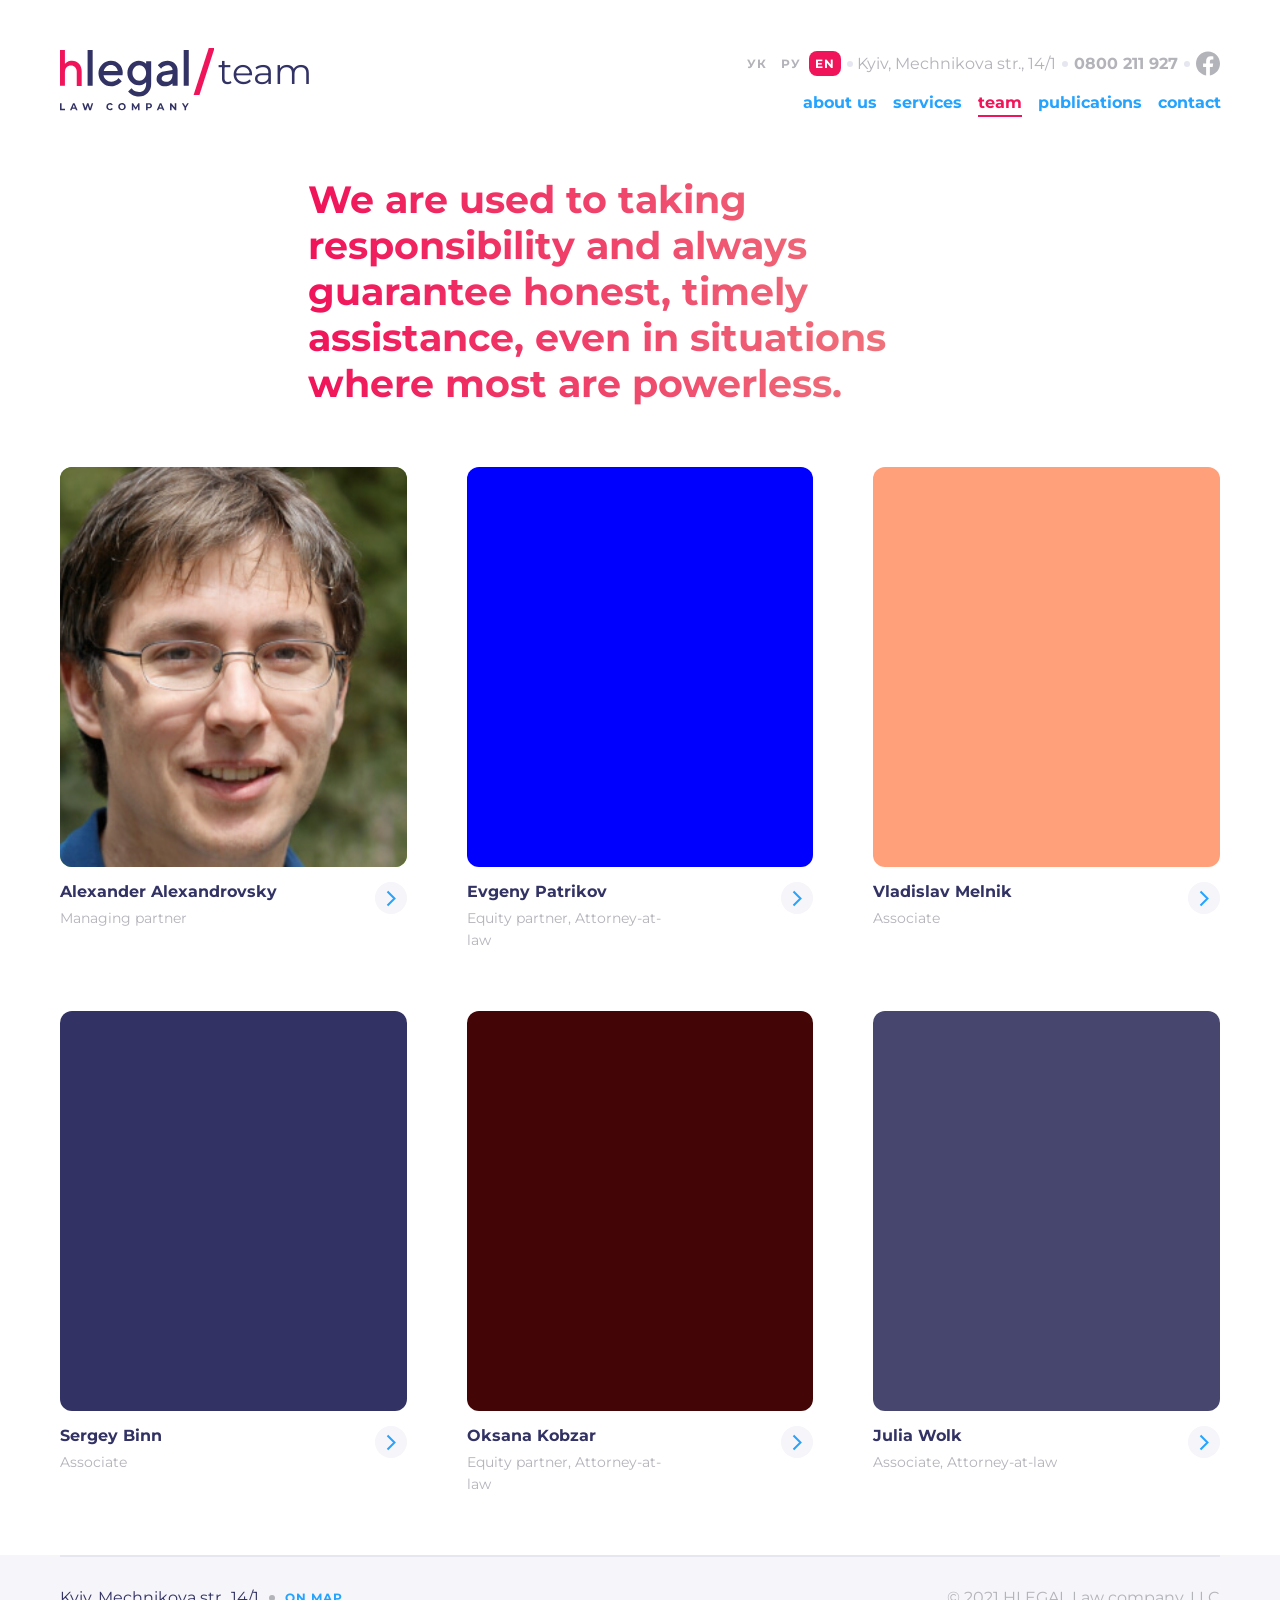
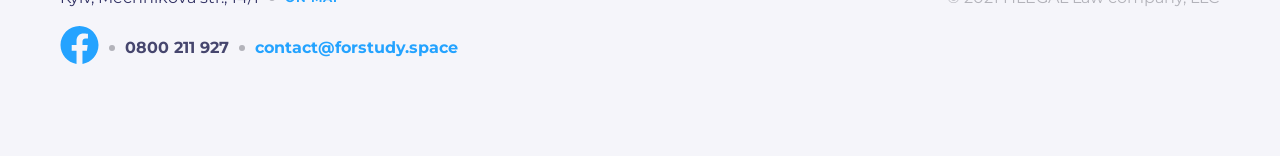
<file: app/team.html>
<!DOCTYPE html>
<html lang="en">
<head>
    <meta charset="UTF-8">
    <meta http-equiv="X-UA-Compatible" content="IE=edge">
    <meta name="viewport" content="width=device-width, initial-scale=1.0">
    <link rel="stylesheet" href="css/style.css">
    <link rel="preload" href="fonts/montserrat-v21-latin_cyrillic-regular.woff2" as="font" type="font/woff2" crossorigin="anonymous">
    <link rel="preload" href="fonts/montserrat-v21-latin_cyrillic-700.woff2" as="font" type="font/woff2" crossorigin="anonymous">
    <title>Team</title>
</head>
<body class="body">
    <div class="site">
        <div class="container">
            <header class="header site__header">
                <div class="header__top header__top--gray">
                    <div class="header__lang-list">
                        <a class="header__lang-list-item header__lang-list-item--gray" href="#">Ук</a>
                        <a class="header__lang-list-item header__lang-list-item--gray" href="#">Ру</a>
                        <a class="header__lang-list-item header__lang-list-item--gray current-page" href="#">En</a>
                    </div>
                    <p class="address header__address address--text-color">Kyiv, Mechnikova str., 14/1</p>
                    <a class="tel header__tel tel--text-color tel--bold" href="tel:+380800211927">0800 211 927</a>
                    <a class="facebook header__facebook facebook--gray" href="#" aria-label="Go to Facebook">
                        <svg width="24" height="25" fill="none" xmlns="http://www.w3.org/2000/svg">
                            <path d="M24 12.573C24 5.905 18.627.5 12 .5S0 5.905 0 12.573C0 18.6 4.388 23.594 10.125 24.5v-8.437H7.078v-3.49h3.047v-2.66c0-3.025 1.791-4.697 4.533-4.697 1.313 0 2.686.236 2.686.236v2.971H15.83c-1.491 0-1.956.93-1.956 1.886v2.264h3.328l-.532 3.49h-2.796V24.5C19.612 23.594 24 18.6 24 12.573Z" fill="#fff"/>
                        </svg>
                    </a>
                </div>
                <div class="header__logo-wrapper">
                    <a class="logo" href="index.html" aria-label="Go to homepage">
                        <img class="logo__img" width="70" height="33" src="img/logo-dark.svg" alt="">
                    </a>
                    <span class="header__logo-wrapper-text header__logo-wrapper-text--dark">team</span>
                </div>
                <nav class="menu header__menu">
                    <button class="btn menu__btn menu__btn--dark" type="button" aria-label="Menu button">
                        <svg width="32" height="33" fill="none" xmlns="http://www.w3.org/2000/svg">
                            <path d="M7 10.5h18M7 16.5h18M7 22.5h18" stroke="#fff" stroke-width="2"/>
                        </svg>
                    </button>
                    <div class="menu__body">
                        <div class="menu__inner">
                            <button class="btn menu__close btn--close" type="button" aria-label="Close">
                                <svg width="32" height="32" fill="none" xmlns="http://www.w3.org/2000/svg">
                                    <path d="m7 7 18 18M25 7 7 25" stroke="#EC6F5D" stroke-width="2"/>
                                </svg>
                            </button>
                            <ul class="menu__body-list">
                                <li class="menu__body-list-item">
                                    <a class="menu__body-list-item-link menu__body-list-item-link--regular" href="about.html">about us</a>
                                </li>
                                <li class="menu__body-list-item">
                                    <a class="menu__body-list-item-link menu__body-list-item-link--regular" href="services.html">services</a>
                                </li>
                                <li class="menu__body-list-item">
                                    <a class="menu__body-list-item-link menu__body-list-item-link--regular active" href="#">team</a>
                                </li>
                                <li class="menu__body-list-item">
                                    <a class="menu__body-list-item-link menu__body-list-item-link--regular" href="publications.html">publications</a>
                                </li>
                                <li class="menu__body-list-item">
                                    <a class="menu__body-list-item-link menu__body-list-item-link--regular" href="contact.html">contact</a>
                                </li>
                            </ul>
                        </div>
                    </div>
                </nav>
            </header>
        </div>
        <main class="content">
            <section class="team">
                <div class="container">
                    <div class="team__inner">
                        <h2 class="title team__title title--red">We are used to taking responsibility and always guarantee honest, timely assistance, even in situations where most are powerless.</h2>
                        <ul class="team__list">
                            <li class="team__list-item">
                                <div class="team__list-item-wrapper">
                                    <div class="team__list-item-wrapper-picture">
                                        <picture>
                                            <source media="(min-width: 1320px)" srcset="img/team/team-desktop-sd-item-01.jpg 1x, img/team/team-desktop-sd-item-01@2x.jpg 2x">
                                            <source media="(min-width: 992px)" srcset="img/team/team-tablet-hd-item-01.jpg 1x, img/team/team-desktop-hd-item-01@2x.jpg 2x">
                                            <source media="(min-width: 768px)" srcset="img/team/team-tablet-sd-item-01.jpg 1x, img/team/team-tablet-sd-item-01@2x.jpg 2x">
                                            <img class="team__list-item-wrapper-picture-image team__list-item-wrapper-picture-image--01" src="img/team/team-mobile-item-01.jpg" srcset="img/team/team-mobile-item-01@2x.jpg 2x" alt="">
                                        </picture>
                                    </div>
                                    <div class="team__list-item-wrapper-member">
                                        <span class="team__list-item-wrapper-member-name">Alexander Alexandrovsky</span>
                                        <span class="team__list-item-wrapper-member-capacity">Managing partner</span>
                                        <a class="team__list-item-wrapper-member-link" href="#" aria-label="Go to Alexander Alexandrovsky page">
                                            <svg width="10" height="17" fill="none" xmlns="http://www.w3.org/2000/svg">
                                                <path d="m1.5 15.5 7-7-7-7" stroke="#24A3FF" stroke-width="2"/>
                                            </svg>
                                        </a>
                                    </div>
                                </div>
                            </li>
                            <li class="team__list-item">
                                <div class="team__list-item-wrapper">
                                    <div class="team__list-item-wrapper-picture">
                                        <picture>
                                            <source media="(min-width: 1320px)" srcset="img/team/team-desktop-sd-item-02.jpg 1x, img/team/team-desktop-sd-item-02@2x.jpg 2x">
                                            <source media="(min-width: 992px)" srcset="img/team/team-tablet-hd-item-02.jpg 1x, img/team/team-desktop-hd-item-02@2x.jpg 2x">
                                            <source media="(min-width: 768px)" srcset="img/team/team-tablet-sd-item-02.jpg 1x, img/team/team-tablet-sd-item-02@2x.jpg 2x">
                                            <img class="team__list-item-wrapper-picture-image team__list-item-wrapper-picture-image--02" src="img/team/team-mobile-item-02.jpg" srcset="img/team/team-mobile-item-02@2x.jpg 2x" alt="">
                                        </picture>
                                    </div>
                                    <div class="team__list-item-wrapper-member">
                                        <span class="team__list-item-wrapper-member-name">Evgeny Patrikov</span>
                                        <span class="team__list-item-wrapper-member-capacity">Equity partner, Attorney-at-law</span>
                                        <a class="team__list-item-wrapper-member-link" href="#" aria-label="Go to Evgeny Patrikov page">
                                            <svg width="10" height="17" fill="none" xmlns="http://www.w3.org/2000/svg">
                                                <path d="m1.5 15.5 7-7-7-7" stroke="#24A3FF" stroke-width="2"/>
                                            </svg>
                                        </a>
                                    </div>
                                </div>
                            </li>
                            <li class="team__list-item">
                                <div class="team__list-item-wrapper">
                                    <div class="team__list-item-wrapper-picture">
                                        <picture>
                                            <source media="(min-width: 1320px)" srcset="img/team/team-desktop-sd-item-03.jpg 1x, img/team/team-desktop-sd-item-03@2x.jpg 2x">
                                            <source media="(min-width: 992px)" srcset="img/team/team-tablet-hd-item-03.jpg 1x, img/team/team-desktop-hd-item-03@2x.jpg 2x">
                                            <source media="(min-width: 768px)" srcset="img/team/team-tablet-sd-item-03.jpg 1x, img/team/team-tablet-sd-item-03@2x.jpg 2x">
                                            <img class="team__list-item-wrapper-picture-image team__list-item-wrapper-picture-image--03" src="img/team/team-mobile-item-03.jpg" srcset="img/team/team-mobile-item-03@2x.jpg 2x" alt="">
                                        </picture>
                                    </div>
                                    <div class="team__list-item-wrapper-member">
                                        <span class="team__list-item-wrapper-member-name">Vladislav Melnik</span>
                                        <span class="team__list-item-wrapper-member-capacity">Associate</span>
                                        <a class="team__list-item-wrapper-member-link" href="#" aria-label="Go to Vladislav Melnik page">
                                            <svg width="10" height="17" fill="none" xmlns="http://www.w3.org/2000/svg">
                                                <path d="m1.5 15.5 7-7-7-7" stroke="#24A3FF" stroke-width="2"/>
                                            </svg>
                                        </a>
                                    </div>
                                </div>
                            </li>
                            <li class="team__list-item">
                                <div class="team__list-item-wrapper">
                                    <div class="team__list-item-wrapper-picture">
                                        <picture>
                                            <source media="(min-width: 1320px)" srcset="img/team/team-desktop-sd-item-04.jpg 1x, img/team/team-desktop-sd-item-04@2x.jpg 2x">
                                            <source media="(min-width: 992px)" srcset="img/team/team-tablet-hd-item-04.jpg 1x, img/team/team-desktop-hd-item-04@2x.jpg 2x">
                                            <source media="(min-width: 768px)" srcset="img/team/team-tablet-sd-item-04.jpg 1x, img/team/team-tablet-sd-item-04@2x.jpg 2x">
                                            <img class="team__list-item-wrapper-picture-image team__list-item-wrapper-picture-image--04" src="img/team/team-mobile-item-04.jpg" srcset="img/team/team-mobile-item-04@2x.jpg 2x" alt="">
                                        </picture>
                                    </div>
                                    <div class="team__list-item-wrapper-member">
                                        <span class="team__list-item-wrapper-member-name">Sergey Binn</span>
                                        <span class="team__list-item-wrapper-member-capacity">Associate</span>
                                        <a class="team__list-item-wrapper-member-link" href="#" aria-label="Go to Sergey Binn page">
                                            <svg width="10" height="17" fill="none" xmlns="http://www.w3.org/2000/svg">
                                                <path d="m1.5 15.5 7-7-7-7" stroke="#24A3FF" stroke-width="2"/>
                                            </svg>
                                        </a>
                                    </div>
                                </div>
                            </li>
                            <li class="team__list-item">
                                <div class="team__list-item-wrapper">
                                    <div class="team__list-item-wrapper-picture">
                                        <picture>
                                            <source media="(min-width: 1320px)" srcset="img/team/team-desktop-sd-item-05.jpg 1x, img/team/team-desktop-sd-item-05@2x.jpg 2x">
                                            <source media="(min-width: 992px)" srcset="img/team/team-tablet-hd-item-05.jpg 1x, img/team/team-desktop-hd-item-05@2x.jpg 2x">
                                            <source media="(min-width: 768px)" srcset="img/team/team-tablet-sd-item-05.jpg 1x, img/team/team-tablet-sd-item-05@2x.jpg 2x">
                                            <img class="team__list-item-wrapper-picture-image team__list-item-wrapper-picture-image--05" src="img/team/team-mobile-item-05.jpg" srcset="img/team/team-mobile-item-05@2x.jpg 2x" alt="">
                                        </picture>
                                    </div>
                                    <div class="team__list-item-wrapper-member">
                                        <span class="team__list-item-wrapper-member-name">Oksana Kobzar</span>
                                        <span class="team__list-item-wrapper-member-capacity">Equity partner, Attorney-at-law</span>
                                        <a class="team__list-item-wrapper-member-link" href="oksana-kobzar.html" aria-label="Go to Oksana Kobzar page">
                                            <svg width="10" height="17" fill="none" xmlns="http://www.w3.org/2000/svg">
                                                <path d="m1.5 15.5 7-7-7-7" stroke="#24A3FF" stroke-width="2"/>
                                            </svg>
                                        </a>
                                    </div>
                                </div>
                            </li>
                            <li class="team__list-item">
                                <div class="team__list-item-wrapper">
                                    <div class="team__list-item-wrapper-picture">
                                        <picture>
                                            <source media="(min-width: 1320px)" srcset="img/team/team-desktop-sd-item-06.jpg 1x, img/team/team-desktop-sd-item-06@2x.jpg 2x">
                                            <source media="(min-width: 992px)" srcset="img/team/team-tablet-hd-item-06.jpg 1x, img/team/team-desktop-hd-item-06@2x.jpg 2x">
                                            <source media="(min-width: 768px)" srcset="img/team/team-tablet-sd-item-06.jpg 1x, img/team/team-tablet-sd-item-06@2x.jpg 2x">
                                            <img class="team__list-item-wrapper-picture-image team__list-item-wrapper-picture-image--06" src="img/team/team-mobile-item-06.jpg" srcset="img/team/team-mobile-item-06@2x.jpg 2x" alt="">
                                        </picture>
                                    </div>
                                    <div class="team__list-item-wrapper-member">
                                        <span class="team__list-item-wrapper-member-name">Julia Wolk</span>
                                        <span class="team__list-item-wrapper-member-capacity">Associate, Attorney-at-law</span>
                                        <a class="team__list-item-wrapper-member-link" href="#" aria-label="Go to Julia Wolk page">
                                            <svg width="10" height="17" fill="none" xmlns="http://www.w3.org/2000/svg">
                                                <path d="m1.5 15.5 7-7-7-7" stroke="#24A3FF" stroke-width="2"/>
                                            </svg>
                                        </a>
                                    </div>
                                </div>
                            </li>
                        </ul>
                    </div>
                </div>
            </section>
        </main>
    </div>
    <footer class="footer">
        <div class="container">
            <div class="footer__body">
                <div class="footer__inner">
                    <div class="footer__inner-top">
                        <p class="address footer__inner-address address--regular">Kyiv, Mechnikova str., 14/1</p>
                        <a class="map footer__inner-map" href="#">On map</a>
                    </div>
                    <div class="footer__inner-middle">
                        <a class="facebook footer__inner-facebook" href="#" aria-label="Go to Facebook">
                            <svg width="39" height="38" fill="none" xmlns="http://www.w3.org/2000/svg">
                                <path d="M38.5 19.116C38.5 8.56 29.993 0 19.5 0S.5 8.559.5 19.116C.5 28.657 7.448 36.566 16.531 38V24.642h-4.824v-5.526h4.824v-4.211c0-4.791 2.837-7.438 7.177-7.438 2.079 0 4.253.374 4.253.374v4.704h-2.396c-2.36 0-3.096 1.473-3.096 2.985v3.586h5.27l-.843 5.526h-4.427V38C31.552 36.566 38.5 28.657 38.5 19.116Z" fill="#24A3FF"/>
                            </svg>
                        </a>
                        <a class="tel footer__inner-tel tel--bold tel--alt-color" href="tel:+380800211927">0800 211 927</a>
                        <a class="mail footer__inner-mail" href="mailto:contact@forstudy.space">contact@forstudy.space</a>
                    </div>
                    <a class="footer__inner-copyright" href="#">© 2021 HLEGAL Law company, LLC</a>
                </div>
            </div>
        </div>
    </footer>
</body>
</html>
</file>
<file: app/css/style.css>
@font-face {
  font-family: "Montserrat";
  font-style: normal;
  font-weight: 400;
  src: url("../fonts/montserrat-v21-latin_cyrillic-regular.woff2") format("woff2"), url("../fonts/montserrat-v21-latin_cyrillic-regular.woff") format("woff");
}

@font-face {
  font-family: "Montserrat";
  font-style: normal;
  font-weight: 700;
  src: url("../fonts/montserrat-v21-latin_cyrillic-700.woff2") format("woff2"), url("../fonts/montserrat-v21-latin_cyrillic-700.woff") format("woff");
}

* {
  -webkit-box-sizing: border-box;
          box-sizing: border-box;
}

.body {
  font-family: "Montserrat", "Arial", sans-serif;
  font-style: normal;
  font-weight: 400;
  min-width: 315px;
  margin: 0;
}

.body__modal {
  position: fixed;
}

.visually-hidden {
  position: absolute;
  width: 1px;
  height: 1px;
  margin: -1px;
  border: 0;
  padding: 0;
  clip: rect(0 0 0 0);
  overflow: hidden;
}

a {
  font-size: 16px;
  line-height: 20px;
  text-decoration: none;
  color: #24A3FF;
}

a:hover {
  color: #F0145A;
}

a:focus {
  outline: 2px dotted #0000FF;
}

.container {
  max-width: 1380px;
  min-width: 315px;
  padding: 0 30px;
  margin: 0 auto;
}

.container--big {
  max-width: 1440px;
  padding: 0;
}

.current-page {
  background-color: #F0145A;
}

.active {
  color: #F0145A;
}

@media (min-width: 768px) {
  .container {
    padding: 0 60px;
  }
  .container--big {
    padding: 0;
  }
  .active::after {
    content: "";
    width: 100%;
    height: 2px;
    position: absolute;
    left: 0;
    bottom: -5px;
    background-color: #F0145A;
  }
}

@media (min-width: 1320px) {
  .container {
    padding: 0 30px;
  }
  .container--big {
    padding: 0;
  }
}

.wrapper {
  background-image: linear-gradient(228.57deg, #323264 11.93%, #323264 57.17%, #643E72 87.46%);
  border-radius: 0px 0px 12px 12px;
  padding-bottom: 30px;
}

.wrapper__turn-idea {
  max-width: 1350px;
  margin: 0 auto;
}

.wrapper__header {
  margin-bottom: 30px;
}

.wrapper__image {
  background-image: url("../img/background.svg");
  background-position: top center;
  background-repeat: no-repeat;
  background-size: 523px 600px;
}

@media (min-width: 768px) {
  .wrapper {
    padding-bottom: 4px;
  }
  .wrapper__header {
    margin-bottom: 60px;
  }
  .wrapper__image {
    background-size: 894px 1024px;
    padding-bottom: 0;
  }
}

@media (min-width: 992px) {
  .wrapper__header {
    margin-bottom: 55px;
  }
  .wrapper__image {
    background-size: 670px 768px;
  }
}

@media (min-width: 1320px) {
  .wrapper {
    padding-bottom: 0;
  }
  .wrapper__image {
    background-size: 697px 799px;
  }
}

.btn {
  font-family: "Montserrat", "Arial", sans-serif;
  font-weight: normal;
  font-style: normal;
  border: none;
  padding: 0;
  background-color: transparent;
  cursor: pointer;
}

.btn:focus {
  outline: 2px dotted #0000FF;
}

.btn--text-active {
  background: linear-gradient(90.13deg, #EF8080 0.84%, #F0145A 99.96%);
  -webkit-background-clip: text;
          background-clip: text;
  -webkit-text-fill-color: transparent;
  color: #F0145A;
}

.btn--close {
  border-radius: 8px;
}

.btn--close svg {
  vertical-align: top;
}

.btn--close:hover {
  background-color: #E6E6F0;
}

.button-blue {
  font-family: "Montserrat", "Arial", sans-serif;
  font-weight: 700;
  font-style: normal;
  font-size: 16px;
  line-height: 20px;
  border: none;
  cursor: pointer;
  padding: 18px 30px;
  background-color: #24A3FF;
  -webkit-box-shadow: 0px 0px 20px rgba(36, 163, 255, 0.5);
          box-shadow: 0px 0px 20px rgba(36, 163, 255, 0.5);
  border-radius: 12px;
  color: #FFFFFF;
}

.button-blue:hover {
  background-color: #0085FF;
}

.button-blue:active {
  background-color: #006CCF;
}

.button-blue--progress {
  color: transparent;
  background-color: #EDEDF7;
  -webkit-box-shadow: none;
          box-shadow: none;
  position: relative;
}

.button-blue--progress:hover {
  background-color: #EDEDF7;
}

.button-blue--progress::after {
  content: "";
  width: 31px;
  height: 31px;
  background-image: url("../img/spinner.svg");
  background-position: center center;
  background-repeat: no-repeat;
  position: absolute;
  top: 0;
  left: 0;
  right: 0;
  bottom: 0;
  margin: auto;
  -webkit-animation: 0.8s linear button-progress infinite;
          animation: 0.8s linear button-progress infinite;
}

@-webkit-keyframes button-progress {
  from {
    -webkit-transform: rotate(0turn);
            transform: rotate(0turn);
  }
  to {
    -webkit-transform: rotate(1turn);
            transform: rotate(1turn);
  }
}

@keyframes button-progress {
  from {
    -webkit-transform: rotate(0turn);
            transform: rotate(0turn);
  }
  to {
    -webkit-transform: rotate(1turn);
            transform: rotate(1turn);
  }
}

.button-blue--response {
  color: transparent;
  background-color: #EDEDF7;
  -webkit-box-shadow: none;
          box-shadow: none;
  position: relative;
}

.button-blue--response:hover {
  background-color: #EDEDF7;
}

.button-blue--response::after {
  content: "Sent";
  position: absolute;
  -webkit-transform: translate(-50%, -50%);
          transform: translate(-50%, -50%);
  top: 50%;
  left: 50%;
  color: #323264;
}

.title {
  font-weight: 700;
  font-size: 30px;
  line-height: 37px;
}

.title--small {
  font-size: 20px;
  line-height: 24px;
}

.title--medium {
  font-size: 38px;
  line-height: 46px;
}

.title--white {
  color: #FFFFFF;
}

.title--red {
  background: linear-gradient(90.13deg, #F0145A 0.84%, #EF8080 99.96%);
  -webkit-background-clip: text;
          background-clip: text;
  -webkit-text-fill-color: transparent;
  color: #EF8080;
}

.description {
  font-size: 19px;
  line-height: 30px;
  color: #FFFFFF;
}

.description--small {
  font-size: 16px;
  line-height: 26px;
}

.description--extra-small {
  font-size: 14px;
  line-height: 22px;
}

.description--black {
  color: #000000;
}

.interpage-link {
  display: -webkit-inline-box;
  display: -ms-inline-flexbox;
  display: inline-flex;
  -webkit-box-align: center;
      -ms-flex-align: center;
          align-items: center;
  font-weight: 700;
  font-size: 14px;
  line-height: 17px;
  letter-spacing: 1px;
  text-transform: uppercase;
  -ms-flex-item-align: start;
      align-self: flex-start;
  -webkit-transition-duration: 0.3s;
          transition-duration: 0.3s;
  -webkit-transition-property: color;
  transition-property: color;
}

.interpage-link svg {
  margin-left: 6px;
}

.interpage-link svg path {
  -webkit-transition-duration: 0.3s;
          transition-duration: 0.3s;
  -webkit-transition-property: stroke;
  transition-property: stroke;
}

.interpage-link:hover path {
  stroke: #F0145A;
}

.interpage-link:focus {
  outline: 2px dotted #0000FF;
}

.slider-dots {
  padding: 0;
  list-style: none;
  display: -webkit-box;
  display: -ms-flexbox;
  display: flex;
  -webkit-box-pack: center;
      -ms-flex-pack: center;
          justify-content: center;
}

.slider-dots__item {
  padding: 0 7px;
}

.slider-dots__item-btn {
  width: 16px;
  height: 16px;
  background-color: #24A3FF;
  border-radius: 100%;
  opacity: 0.2;
  text-indent: 100px;
  overflow: hidden;
  -webkit-transition-duration: 0.3s;
          transition-duration: 0.3s;
  -webkit-transition-property: opacity;
  transition-property: opacity;
}

.slider-dots__item-btn--active {
  opacity: 1;
}

.slider-dots__item-btn:not(.slider-dots__item-btn--active):hover {
  opacity: 0.6;
}

.address--text-color {
  color: #B3B3BA;
}

.address--regular {
  color: #323264;
}

.mail {
  font-weight: 700;
  -webkit-transition-duration: 0.3s;
          transition-duration: 0.3s;
  -webkit-transition-property: color;
  transition-property: color;
}

.map {
  font-weight: 700;
  font-size: 12px;
  line-height: 15px;
  letter-spacing: 1px;
  text-transform: uppercase;
  -webkit-transition-duration: 0.3s;
          transition-duration: 0.3s;
  -webkit-transition-property: color;
  transition-property: color;
}

.tel {
  font-size: 16px;
  line-height: 20px;
}

.tel--alt-color {
  color: #46466E;
}

.tel--white {
  color: #FFFFFF;
}

.tel--text-color {
  color: #B3B3BA;
}

.tel--bold {
  font-weight: 700;
}

.facebook path {
  -webkit-transition-duration: 0.3s;
          transition-duration: 0.3s;
  -webkit-transition-property: fill;
  transition-property: fill;
}

.facebook:hover path {
  fill: #F0145A;
}

.facebook--gray path {
  fill: #B3B3BA;
}

.header {
  display: grid;
  grid-template-columns: 1fr -webkit-min-content;
  grid-template-columns: 1fr min-content;
  grid-template-rows: auto auto;
  grid-template-areas: "top top" "logo-list menu";
  padding-bottom: 8px;
}

.header__top {
  grid-area: top;
  background-color: rgba(245, 245, 250, 0.2);
  display: -webkit-box;
  display: -ms-flexbox;
  display: flex;
  -webkit-box-pack: justify;
      -ms-flex-pack: justify;
          justify-content: space-between;
  padding: 10px 15px;
  margin-left: -30px;
  margin-right: -30px;
  margin-bottom: 12px;
}

.header__top--gray {
  background-color: #F5F5FA;
}

.header__lang-list {
  display: -webkit-box;
  display: -ms-flexbox;
  display: flex;
  -webkit-box-align: center;
      -ms-flex-align: center;
          align-items: center;
}

.header__lang-list-item {
  font-weight: 700;
  font-size: 12px;
  line-height: 15px;
  text-align: center;
  letter-spacing: 1px;
  color: #FFFFFF;
  text-transform: uppercase;
  padding: 5px 6px;
  border-radius: 8px;
  -webkit-transition-duration: 0.3s;
          transition-duration: 0.3s;
  -webkit-transition-property: background-color;
  transition-property: background-color;
}

.header__lang-list-item:not(:last-child) {
  margin-right: 2px;
}

.header__lang-list-item:hover {
  color: #FFFFFF;
}

.header__lang-list-item:not(.current-page):hover {
  background-color: rgba(255, 255, 255, 0.2);
}

.header__lang-list-item--gray:not(.current-page) {
  color: #B3B3BA;
}

.header__lang-list-item--gray:not(.current-page):hover {
  background-color: #F5F5FA;
  color: #B3B3BA;
}

.header__tel {
  padding-top: 3px;
}

.header__tel:hover {
  color: #B3B3BA;
}

.header__tel:not(.tel--text-color):hover {
  color: #FFFFFF;
}

.header__logo-wrapper {
  grid-area: logo-list;
  margin-left: -15px;
  display: -webkit-box;
  display: -ms-flexbox;
  display: flex;
  -webkit-box-align: center;
      -ms-flex-align: center;
          align-items: center;
}

.header__logo-wrapper-text {
  font-size: 20px;
  line-height: 24px;
  color: #FFFFFF;
  display: -webkit-box;
  display: -ms-flexbox;
  display: flex;
  -webkit-box-align: center;
      -ms-flex-align: center;
          align-items: center;
  margin-left: 3px;
  margin-top: -4px;
  -ms-flex-negative: 0;
      flex-shrink: 0;
}

.header__logo-wrapper-text::before {
  content: "";
  width: 12px;
  height: 26px;
  display: inline-block;
  vertical-align: top;
  background-image: url("../img/slash.svg");
  background-size: cover;
  margin-right: 4px;
}

.header__logo-wrapper-text--dark {
  color: #323264;
}

.header__menu {
  grid-area: menu;
  margin-right: -15px;
}

.header__address, .header__facebook {
  display: none;
}

@media (min-width: 768px) {
  .header {
    grid-template-columns: 1fr;
    grid-template-rows: auto auto auto;
    grid-template-areas: "top" "logo-list" "menu";
    padding-bottom: 5px;
  }
  .header__lang-list {
    margin-right: 6px;
  }
  .header__top {
    padding: 51px 0 10px;
    -webkit-box-align: center;
        -ms-flex-align: center;
            align-items: center;
    -webkit-box-pack: start;
        -ms-flex-pack: start;
            justify-content: flex-start;
    background-color: transparent;
    margin-bottom: 19px;
    margin-left: 2px;
  }
  .header__address {
    display: -webkit-box;
    display: -ms-flexbox;
    display: flex;
    -webkit-box-align: center;
        -ms-flex-align: center;
            align-items: center;
    margin: 0 6px 0 0;
  }
  .header__address::before {
    content: "";
    width: 6px;
    height: 6px;
    border-radius: 100%;
    background-color: #E6E6F0;
    margin-right: 6px;
  }
  .header__tel {
    padding-top: 0;
    display: -webkit-box;
    display: -ms-flexbox;
    display: flex;
    -webkit-box-align: center;
        -ms-flex-align: center;
            align-items: center;
    margin-right: 6px;
  }
  .header__tel::before {
    content: "";
    width: 6px;
    height: 6px;
    border-radius: 100%;
    background-color: #E6E6F0;
    margin-right: 6px;
  }
  .header__facebook {
    display: -webkit-box;
    display: -ms-flexbox;
    display: flex;
    -webkit-box-align: center;
        -ms-flex-align: center;
            align-items: center;
  }
  .header__facebook::before {
    content: "";
    width: 6px;
    height: 6px;
    border-radius: 100%;
    background-color: #E6E6F0;
    margin-right: 6px;
  }
  .header__logo-wrapper {
    margin-left: 0;
  }
  .header__logo-wrapper-text {
    font-size: 36px;
    line-height: 44px;
    margin-top: -25px;
  }
  .header__logo-wrapper-text::before {
    content: "";
    width: 21px;
    height: 47px;
    display: inline-block;
    vertical-align: top;
    background-image: url("../img/slash.svg");
    margin-right: 4px;
  }
  .header__menu {
    padding-right: 0;
    margin-top: 25px;
  }
}

@media (min-width: 992px) {
  .header {
    grid-template-columns: -webkit-min-content 1fr;
    grid-template-columns: min-content 1fr;
    grid-template-rows: auto auto;
    grid-template-areas: "logo-list top" "logo-list menu";
  }
  .header__logo-wrapper {
    padding-top: 50px;
  }
  .header__top {
    padding: 49px 30px 0px 0px;
    margin-bottom: 0px;
    justify-self: end;
  }
  .header__menu {
    justify-self: end;
    margin-top: 15px;
    padding-right: 14px;
  }
  .header__address::before {
    margin-right: 4px;
  }
}

.menu__inner {
  position: absolute;
  margin: 0;
  padding: 12px;
  height: calc(100vh - 102px);
  bottom: 0;
  width: calc(100% - 16px);
  -webkit-transform: translateX(50%);
          transform: translateX(50%);
  right: 50%;
  background-color: #FFFFFF;
  display: -webkit-box;
  display: -ms-flexbox;
  display: flex;
  -webkit-box-orient: vertical;
  -webkit-box-direction: normal;
      -ms-flex-direction: column;
          flex-direction: column;
  overflow: auto;
  border-radius: 12px 12px 0px 0px;
  z-index: 100;
  scrollbar-width: none;
}

.menu__inner::-webkit-scrollbar {
  width: 0;
}

.menu__btn--dark path {
  stroke: #323264;
}

.menu__btn:active svg {
  background-color: #E6E6F0;
  border-radius: 8px;
  vertical-align: top;
}

.menu__close {
  -ms-flex-item-align: end;
      align-self: flex-end;
  margin-bottom: 4px;
}

.menu__body {
  position: fixed;
  width: 100%;
  height: 100%;
  top: 0;
  left: 0;
  z-index: 99;
  display: none;
}

.menu__body::after {
  content: "";
  width: 100%;
  height: 100%;
  background-color: #323264;
  opacity: 0.7;
  position: absolute;
}

.menu__body-list {
  list-style: none;
  padding: 0;
}

.menu__body-list-item {
  text-align: center;
  padding: 7px;
  background-color: #F5F5FA;
  border-radius: 12px;
  margin-bottom: 15px;
}

.menu__body-list-item:active {
  background-color: #E6E6F0;
}

.menu__body-list-item-link {
  font-weight: 700;
  font-size: 24px;
  line-height: 29px;
}

.menu__body-list-item-link:not(.active):hover {
  color: #24A3FF;
}

@media (min-width: 768px) {
  .menu__inner {
    position: static;
    -webkit-transform: none;
            transform: none;
    background-color: transparent;
    overflow: unset;
    border-radius: unset;
    padding: 0;
    height: auto;
    width: auto;
  }
  .menu__body {
    display: block;
    position: static;
  }
  .menu__body::after {
    content: none;
  }
  .menu__body-list {
    display: -webkit-box;
    display: -ms-flexbox;
    display: flex;
    -ms-flex-wrap: wrap;
        flex-wrap: wrap;
    margin: 0;
  }
  .menu__body-list-item {
    background-color: transparent;
    padding: 0;
    margin-bottom: 0;
    border-radius: unset;
  }
  .menu__body-list-item:not(:last-child) {
    margin-right: 16px;
  }
  .menu__body-list-item:active {
    background-color: transparent;
  }
  .menu__body-list-item-link {
    font-size: 16px;
    line-height: 20px;
    position: relative;
  }
  .menu__body-list-item-link:not(.active) {
    color: #FFFFFF;
  }
  .menu__body-list-item-link--regular:not(.active) {
    color: #24A3FF;
  }
  .menu__body-list-item-link:not(.active):hover {
    color: #24A3FF;
  }
  .menu__body-list-item-link:not(.menu__body-list-item-link--regular):not(.active):hover {
    color: #FFFFFF;
  }
  .menu__body-list-item-link:not(.active):hover::after {
    width: 100%;
  }
  .menu__body-list-item-link:not(.active)::after {
    content: "";
    width: 0;
    height: 2px;
    position: absolute;
    -webkit-transform: translateX(-50%);
            transform: translateX(-50%);
    left: 50%;
    bottom: -5px;
    -webkit-transition-duration: 0.3s;
            transition-duration: 0.3s;
    -webkit-transition-property: width;
    transition-property: width;
    background-color: #FFFFFF;
  }
  .menu__body-list-item-link--regular:not(.active)::after {
    content: "";
    width: 0;
    height: 2px;
    position: absolute;
    -webkit-transform: translateX(-50%);
            transform: translateX(-50%);
    left: 50%;
    bottom: -5px;
    -webkit-transition-duration: 0.3s;
            transition-duration: 0.3s;
    -webkit-transition-property: width;
    transition-property: width;
    background-color: #24A3FF;
  }
  .menu__close {
    display: none;
  }
  .menu__btn {
    display: none;
  }
  .menu__list {
    display: -webkit-box;
    display: -ms-flexbox;
    display: flex;
  }
}

@media (min-width: 992px) {
  .menu__list {
    padding: 12px 0 0 0;
  }
  .menu__list-item {
    margin-right: 0;
  }
  .menu__list-item:not(:first-child) {
    margin-left: 16px;
  }
}

@media (min-width: 768px) {
  .logo__img {
    width: 130px;
    height: 62px;
  }
}

.provider__inner {
  display: -webkit-box;
  display: -ms-flexbox;
  display: flex;
  -webkit-box-orient: vertical;
  -webkit-box-direction: normal;
      -ms-flex-direction: column;
          flex-direction: column;
  -webkit-box-align: center;
      -ms-flex-align: center;
          align-items: center;
  padding: 100px 0 30px;
}

.provider__inner-title {
  text-align: center;
  padding-bottom: 159px;
  margin: 0;
}

.provider__inner-link {
  -webkit-animation: 1.8s linear scale infinite;
          animation: 1.8s linear scale infinite;
}

.provider__inner-link circle, .provider__inner-link path {
  -webkit-transition-duration: 0.3s;
          transition-duration: 0.3s;
  -webkit-transition-property: stroke;
  transition-property: stroke;
}

.provider__inner-link:hover circle {
  stroke: #F0145A;
}

.provider__inner-link:hover path {
  stroke: #F0145A;
}

@-webkit-keyframes scale {
  50% {
    -webkit-transform: scale(1.5);
            transform: scale(1.5);
  }
}

@keyframes scale {
  50% {
    -webkit-transform: scale(1.5);
            transform: scale(1.5);
  }
}

@media (min-width: 768px) {
  .provider__inner {
    padding: 208px 0 30px;
  }
  .provider__inner-title {
    padding-bottom: 415px;
  }
}

@media (min-width: 992px) {
  .provider__inner {
    padding: 188px 0 30px;
  }
  .provider__inner-title {
    padding-bottom: 289px;
  }
}

@media (min-width: 1320px) {
  .provider__inner {
    padding: 202px 0 30px;
  }
  .provider__inner-title {
    padding-bottom: 305px;
  }
}

.turn-idea__inner {
  padding-top: 26px;
  margin-bottom: 25px;
}

.turn-idea__inner-button-list {
  display: -webkit-box;
  display: -ms-flexbox;
  display: flex;
  -webkit-box-align: center;
      -ms-flex-align: center;
          align-items: center;
  overflow: auto;
  margin-right: -30px;
  scrollbar-width: none;
}

.turn-idea__inner-button-list::-webkit-scrollbar {
  width: 0;
  height: 0;
}

.turn-idea__inner-title {
  font-weight: 700;
  font-size: 20px;
  line-height: 24px;
  color: #FFFFFF;
  border-top: 4px solid rgba(255, 255, 255, 0.3);
  margin: 30px 0 30px;
  padding-top: 30px;
}

.turn-idea__btn {
  -ms-flex-negative: 0;
      flex-shrink: 0;
  margin-right: 30px;
  font-weight: 700;
  font-size: 30px;
  line-height: 37px;
  color: #B3B3BA;
}

@media (min-width: 768px) {
  .turn-idea__inner {
    padding-top: 58px;
    margin-bottom: 58px;
  }
  .turn-idea__inner-button-list {
    margin-left: 0px;
    margin-right: -60px;
  }
  .turn-idea__inner-title {
    font-size: 30px;
    line-height: 37px;
    margin-top: 60px;
    padding-top: 60px;
  }
  .turn-idea__btn {
    font-size: 38px;
    line-height: 46px;
  }
}

@media (min-width: 992px) {
  .turn-idea__inner {
    display: grid;
    grid-template-columns: 1fr 1fr;
    grid-template-rows: auto -webkit-min-content;
    grid-template-rows: auto min-content;
    grid-template-areas: "buttons title" "buttons description";
    padding-top: 55px;
  }
  .turn-idea__inner-button-list {
    grid-area: buttons;
    -webkit-box-orient: vertical;
    -webkit-box-direction: normal;
        -ms-flex-direction: column;
            flex-direction: column;
    -webkit-box-align: end;
        -ms-flex-align: end;
            align-items: flex-end;
    margin-right: 43px;
    margin-left: 0;
    margin-right: 12px;
    padding-right: 30px;
    border-right: 4px solid rgba(255, 255, 255, 0.3);
  }
  .turn-idea__inner-title {
    grid-area: title;
    border: none;
    margin: 10px 0 30px 48px;
    padding: 0;
  }
  .turn-idea__inner-description {
    grid-area: description;
    margin: 0 0 0 48px;
  }
  .turn-idea__btn {
    text-align: right;
    margin-bottom: 15px;
    padding-top: 15px;
  }
}

@media (min-width: 1320px) {
  .turn-idea__inner {
    grid-template-columns: auto auto;
  }
  .turn-idea__inner-button-list {
    margin-right: 30px;
  }
  .turn-idea__inner-title {
    line-height: 25px;
    margin: 48px 0 35px 30px;
    max-width: 581px;
  }
  .turn-idea__inner-description {
    margin: 0 0 0 30px;
    max-width: 581px;
  }
}

.services__interpage-link {
  margin-bottom: 10px;
}

.services__title {
  margin: 0;
  padding-bottom: 30px;
}

.services__list-wrapper {
  padding-bottom: 28px;
}

.services__list-item {
  display: -webkit-box;
  display: -ms-flexbox;
  display: flex;
  -webkit-box-orient: vertical;
  -webkit-box-direction: normal;
      -ms-flex-direction: column;
          flex-direction: column;
  -webkit-box-align: start;
      -ms-flex-align: start;
          align-items: flex-start;
}

.services__list-item-icon {
  padding: 13px;
  background-color: #FFFFFF;
  border-radius: 24px;
  margin-bottom: 30px;
}

.services__list-item-title {
  font-weight: 700;
  font-size: 22px;
  line-height: 27px;
  cursor: pointer;
  margin-bottom: 15px;
  -webkit-transition-duration: 0.3s;
          transition-duration: 0.3s;
  -webkit-transition-property: color;
  transition-property: color;
}

.services__list-item-description {
  margin: 0;
}

@media (min-width: 768px) {
  .services__title {
    font-size: 38px;
    line-height: 46px;
    padding-bottom: 60px;
  }
  .services__list {
    display: -webkit-box;
    display: -ms-flexbox;
    display: flex;
    -ms-flex-wrap: wrap;
        flex-wrap: wrap;
    margin: 0 -30px;
  }
  .services__list-wrapper {
    width: 50%;
    padding: 0 30px;
    margin-bottom: 57px;
  }
}

@media (min-width: 992px) {
  .services__title {
    padding-bottom: 56px;
  }
  .services__list-wrapper {
    width: 33.333%;
  }
}

@media (min-width: 1320px) {
  .services__list-wrapper {
    margin-bottom: 59px;
  }
}

.team-slider {
  padding-bottom: 47px;
  margin-top: -30px;
  margin-bottom: 57px;
}

.team-slider__inner {
  position: relative;
}

.team-slider__interpage-link {
  margin-bottom: 7px;
  -ms-flex-item-align: start;
      align-self: flex-start;
}

.team-slider__interpage-link svg {
  margin-left: 2px;
}

.team-slider__content {
  background-color: #EDEDF7;
  border-radius: 12px 12px 12px 12px;
}

.team-slider__content-img-picture {
  height: 500px;
  width: 100%;
  -o-object-fit: cover;
     object-fit: cover;
  border-radius: 12px 12px 0px 0px;
  vertical-align: top;
}

.team-slider__content-img-picture--01 {
  background-color: #69a420;
}

.team-slider__content-description {
  padding: 30px;
  display: -webkit-box;
  display: -ms-flexbox;
  display: flex;
  -webkit-box-orient: vertical;
  -webkit-box-direction: normal;
      -ms-flex-direction: column;
          flex-direction: column;
}

.team-slider__content-description-title {
  margin: 0;
  padding-bottom: 32px;
  word-wrap: break-word;
}

.team-slider__content-description-data {
  display: -webkit-box;
  display: -ms-flexbox;
  display: flex;
  -webkit-box-orient: vertical;
  -webkit-box-direction: normal;
      -ms-flex-direction: column;
          flex-direction: column;
}

.team-slider__content-description-data-name {
  font-weight: 700;
  font-size: 16px;
  line-height: 20px;
  color: #B3B3BA;
}

.team-slider__content-description-capacity {
  font-size: 14px;
  line-height: 22px;
  color: #B3B3BA;
  padding-top: 6px;
}

.team-slider__slider-dots {
  position: absolute;
  bottom: -63px;
  -webkit-transform: translateX(-50%);
          transform: translateX(-50%);
  left: 50%;
}

@media (min-width: 768px) {
  .team-slider {
    padding: 30px 0 46px;
  }
  .team-slider__content-description-title {
    font-size: 38px;
    line-height: 46px;
    padding-bottom: 30px;
  }
  .team-slider__content-description-data {
    -webkit-box-orient: horizontal;
    -webkit-box-direction: normal;
        -ms-flex-direction: row;
            flex-direction: row;
  }
  .team-slider__content-description-data-name:first-child {
    margin-right: 5px;
  }
  .team-slider__slider-dots {
    bottom: -60px;
  }
}

@media (min-width: 992px) {
  .team-slider__content {
    display: -webkit-box;
    display: -ms-flexbox;
    display: flex;
  }
  .team-slider__content-img {
    width: 44.247%;
  }
  .team-slider__content-img-picture {
    height: 528px;
    border-radius: 12px 0px 0px 12px;
  }
  .team-slider__content-description {
    width: 55.572%;
  }
}

@media (min-width: 1320px) {
  .team-slider__content-img {
    width: 30.303%;
  }
  .team-slider__content-img-picture {
    height: 344px;
  }
  .team-slider__content-description {
    width: 69.696%;
  }
}

.partners__inner {
  display: -webkit-box;
  display: -ms-flexbox;
  display: flex;
  -webkit-box-orient: vertical;
  -webkit-box-direction: normal;
      -ms-flex-direction: column;
          flex-direction: column;
}

.partners__title {
  font-weight: 700;
  font-size: 14px;
  line-height: 17px;
  letter-spacing: 1px;
  text-transform: uppercase;
  color: #323264;
  margin: 0 auto;
  padding-bottom: 30px;
}

.partners__logo-list {
  list-style: none;
  padding: 0;
  margin: 0;
}

.partners__logo-list-item {
  display: -webkit-box;
  display: -ms-flexbox;
  display: flex;
  -webkit-box-align: center;
      -ms-flex-align: center;
          align-items: center;
  -webkit-box-pack: center;
      -ms-flex-pack: center;
          justify-content: center;
  min-height: 120px;
}

.partners__logo-list-item img {
  vertical-align: top;
}

.partners__logo-list-item--01 {
  background-color: #1C4280;
}

.partners__logo-list-item--02 {
  background-color: #143646;
}

.partners__logo-list-item--03 {
  background-color: #F48B30;
}

.partners__logo-list-item--04 {
  background-color: #9E4DC3;
}

.partners__logo-list-item--05 {
  background-color: #FD9339;
}

.partners__logo-list-item--06 {
  background-color: #E2E2E4;
}

.partners__logo-list-item--07 {
  background-color: #C71C36;
  display: none;
}

.partners__logo-list-item--08 {
  background-color: #DCF3F9;
  display: none;
}

.partners__logo-list-item--09 {
  background-color: #EAEAEA;
  display: none;
}

.partners__logo-list-item--10 {
  background-color: #282240;
  display: none;
}

.partners__logo-list-item--11 {
  background-color: #1D4568;
  display: none;
}

.partners__logo-list-item--12 {
  background-color: #000000;
  display: none;
}

@media (min-width: 768px) {
  .partners__logo-list {
    display: -webkit-box;
    display: -ms-flexbox;
    display: flex;
    -ms-flex-wrap: wrap;
        flex-wrap: wrap;
  }
  .partners__logo-list-item {
    width: 33.333%;
  }
  .partners__logo-list-item--07, .partners__logo-list-item--08, .partners__logo-list-item--09, .partners__logo-list-item--10, .partners__logo-list-item--11, .partners__logo-list-item--12 {
    display: -webkit-inline-box;
    display: -ms-inline-flexbox;
    display: inline-flex;
  }
}

@media (min-width: 992px) {
  .partners__logo-list-item {
    width: 25%;
  }
}

.publications {
  background-color: #F5F5FA;
  padding-top: 28px;
}

.publications__inner {
  display: -webkit-box;
  display: -ms-flexbox;
  display: flex;
  -webkit-box-orient: vertical;
  -webkit-box-direction: normal;
      -ms-flex-direction: column;
          flex-direction: column;
}

.publications__interpage-link {
  margin-bottom: 5px;
}

.publications__title {
  margin: 0;
  padding-bottom: 30px;
}

.publications__list-wrapper {
  padding-bottom: 30px;
}

.publications__list-wrapper-item {
  background-color: #FFFFFF;
  border-radius: 8px;
}

.publications__list-wrapper-item-image-picture {
  height: 200px;
  width: 100%;
  -o-object-fit: cover;
     object-fit: cover;
  border-radius: 8px 8px 0px 0px;
  vertical-align: top;
}

.publications__list-wrapper-item-image-picture--01 {
  background-color: #FFFFFF;
}

.publications__list-wrapper-item-image-picture--02 {
  background-color: #0000FF;
}

.publications__list-wrapper-item-image-picture--03 {
  background-color: #FFA07A;
}

.publications__list-wrapper-item-image-picture--04 {
  background-color: #686887;
}

.publications__list-wrapper-item-image-picture--05 {
  background-color: #ff0000;
}

.publications__list-wrapper-item-title {
  font-weight: 700;
  margin-bottom: 16px;
  cursor: pointer;
  -ms-flex-item-align: start;
      align-self: flex-start;
  -webkit-transition-duration: 0.3s;
          transition-duration: 0.3s;
  -webkit-transition-property: color;
  transition-property: color;
}

.publications__list-wrapper-item-body-info {
  padding: 30px 30px 17px;
  display: -webkit-box;
  display: -ms-flexbox;
  display: flex;
  -webkit-box-orient: vertical;
  -webkit-box-direction: normal;
      -ms-flex-direction: column;
          flex-direction: column;
}

.publications__list-wrapper-item-date {
  margin: 0;
  font-weight: 700;
  font-size: 12px;
  line-height: 15px;
  letter-spacing: 1px;
  text-transform: uppercase;
  color: #B3B3BA;
}

.publications__list-wrapper-item-description {
  border-top: 4px solid #E6E6F0;
  padding-top: 15px;
}

.publications__button-blue {
  -ms-flex-item-align: center;
      align-self: center;
  margin-bottom: 60px;
}

@media (min-width: 768px) {
  .publications__title {
    font-size: 38px;
    line-height: 46px;
  }
  .publications__list {
    display: -webkit-box;
    display: -ms-flexbox;
    display: flex;
    -ms-flex-wrap: wrap;
        flex-wrap: wrap;
    margin: 0 -15px;
  }
  .publications__list-wrapper {
    width: 50%;
    padding: 0 15px;
    margin-bottom: 30px;
  }
  .publications__list-wrapper--bottom {
    width: 100%;
  }
  .publications__list-wrapper-item {
    height: 100%;
  }
  .publications__interpage-link {
    margin-bottom: 10px;
  }
}

@media (min-width: 992px) {
  .publications {
    padding-top: 32px;
  }
  .publications__list {
    display: -webkit-box;
    display: -ms-flexbox;
    display: flex;
  }
  .publications__list-wrapper {
    width: 33.333%;
  }
  .publications__list-wrapper:not(:last-child) {
    padding-bottom: 0;
  }
}

.footer {
  background-color: #F5F5FA;
  padding-bottom: 30px;
}

.footer__body {
  position: relative;
}

.footer__body::before {
  content: "";
  height: 2px;
  width: 100%;
  background-color: #E6E6F0;
  position: absolute;
  top: 0;
  left: 0;
}

.footer__inner {
  display: -webkit-box;
  display: -ms-flexbox;
  display: flex;
  -webkit-box-orient: vertical;
  -webkit-box-direction: normal;
      -ms-flex-direction: column;
          flex-direction: column;
  -webkit-box-align: center;
      -ms-flex-align: center;
          align-items: center;
}

.footer__inner-top {
  display: -webkit-box;
  display: -ms-flexbox;
  display: flex;
  -webkit-box-orient: vertical;
  -webkit-box-direction: normal;
      -ms-flex-direction: column;
          flex-direction: column;
  -webkit-box-align: center;
      -ms-flex-align: center;
          align-items: center;
  -ms-flex-wrap: wrap;
      flex-wrap: wrap;
}

.footer__inner-middle {
  display: -webkit-box;
  display: -ms-flexbox;
  display: flex;
  -webkit-box-orient: vertical;
  -webkit-box-direction: normal;
      -ms-flex-direction: column;
          flex-direction: column;
  -webkit-box-align: center;
      -ms-flex-align: center;
          align-items: center;
  -ms-flex-wrap: wrap;
      flex-wrap: wrap;
}

.footer__inner-address {
  margin: 0;
  padding-top: 30px;
  padding-bottom: 10px;
}

.footer__inner-map {
  padding-bottom: 21px;
}

.footer__inner-facebook {
  padding-bottom: 6px;
}

.footer__inner-tel {
  padding-bottom: 10px;
}

.footer__inner-tel:hover {
  color: #46466E;
}

.footer__inner-mail {
  padding-bottom: 30px;
}

.footer__inner-copyright {
  color: #B3B3BA;
}

.footer__inner-copyright:hover {
  color: #B3B3BA;
}

@media (min-width: 768px) {
  .footer__body {
    display: -webkit-box;
    display: -ms-flexbox;
    display: flex;
    -webkit-box-orient: vertical;
    -webkit-box-direction: normal;
        -ms-flex-direction: column;
            flex-direction: column;
    -webkit-box-align: center;
        -ms-flex-align: center;
            align-items: center;
  }
  .footer__body--stretch {
    padding-bottom: 30px;
    -webkit-box-align: stretch;
        -ms-flex-align: stretch;
            align-items: stretch;
  }
  .footer__inner {
    display: grid;
    grid-template-columns: 1fr;
    grid-template-rows: auto auto auto;
    grid-template-areas: "top" "middle" "bottom";
    padding-top: 33px;
  }
  .footer__inner--grid {
    display: grid;
    grid-template-columns: 1fr 1fr;
    grid-template-rows: auto auto;
    grid-template-areas: "left right" "bottom bottom";
  }
  .footer__inner-top {
    grid-area: top;
    display: -webkit-box;
    display: -ms-flexbox;
    display: flex;
    -webkit-box-orient: horizontal;
    -webkit-box-direction: normal;
        -ms-flex-direction: row;
            flex-direction: row;
    -webkit-box-align: center;
        -ms-flex-align: center;
            align-items: center;
    margin-bottom: 19px;
  }
  .footer__inner-top--left {
    grid-area: left;
  }
  .footer__inner-address {
    padding: 0;
  }
  .footer__inner-map {
    padding: 0;
    display: -webkit-box;
    display: -ms-flexbox;
    display: flex;
    -webkit-box-align: center;
        -ms-flex-align: center;
            align-items: center;
    margin-left: 10px;
  }
  .footer__inner-map::before {
    content: "";
    width: 6px;
    height: 6px;
    background-color: #B3B3BA;
    border-radius: 100%;
    margin-right: 10px;
  }
  .footer__inner-middle {
    grid-area: middle;
    display: -webkit-box;
    display: -ms-flexbox;
    display: flex;
    -webkit-box-orient: horizontal;
    -webkit-box-direction: normal;
        -ms-flex-direction: row;
            flex-direction: row;
    -webkit-box-align: center;
        -ms-flex-align: center;
            align-items: center;
    margin-bottom: 27px;
  }
  .footer__inner-middle--bottom {
    grid-area: bottom;
  }
  .footer__inner-facebook {
    padding: 0;
  }
  .footer__inner-tel {
    padding: 0;
    display: -webkit-box;
    display: -ms-flexbox;
    display: flex;
    -webkit-box-align: center;
        -ms-flex-align: center;
            align-items: center;
    margin-left: 10px;
  }
  .footer__inner-tel::before {
    content: "";
    width: 6px;
    height: 6px;
    background-color: #B3B3BA;
    border-radius: 100%;
    margin-right: 10px;
  }
  .footer__inner-mail {
    padding: 0;
    display: -webkit-box;
    display: -ms-flexbox;
    display: flex;
    -webkit-box-align: center;
        -ms-flex-align: center;
            align-items: center;
    margin-left: 10px;
  }
  .footer__inner-mail::before {
    content: "";
    width: 6px;
    height: 6px;
    background-color: #B3B3BA;
    border-radius: 100%;
    margin-right: 10px;
  }
  .footer__inner-copyright {
    grid-area: bottom;
    justify-self: center;
  }
  .footer__inner-copyright--right {
    grid-area: right;
    justify-self: end;
    align-self: self-start;
  }
}

@media (min-width: 992px) {
  .footer__body {
    padding-bottom: 30px;
    -webkit-box-align: stretch;
        -ms-flex-align: stretch;
            align-items: stretch;
  }
  .footer__inner {
    display: grid;
    grid-template-columns: 1fr 1fr;
    grid-template-rows: auto auto;
    grid-template-areas: "left right" "bottom bottom";
  }
  .footer__inner-top {
    grid-area: left;
  }
  .footer__inner-middle {
    grid-area: bottom;
  }
  .footer__inner-copyright {
    grid-area: right;
    justify-self: end;
    align-self: self-start;
  }
}

.current-service__inner {
  display: -webkit-box;
  display: -ms-flexbox;
  display: flex;
  -webkit-box-orient: vertical;
  -webkit-box-direction: normal;
      -ms-flex-direction: column;
          flex-direction: column;
  -webkit-box-align: center;
      -ms-flex-align: center;
          align-items: center;
}

.current-service__image {
  padding: 13px;
  background-color: #FFFFFF;
  border-radius: 24px;
  margin-bottom: 28px;
}

.current-service__title {
  margin: 0 0 27px 0;
  text-align: center;
}

.current-service__description {
  margin: 0 0 20px 0;
  text-align: center;
}

.current-service__more-link {
  margin-top: 8px;
  margin-bottom: 30px;
}

@media (min-width: 768px) {
  .current-service__inner {
    margin-bottom: 30px;
  }
  .current-service__title {
    font-size: 38px;
    line-height: 46px;
  }
  .current-service__more-link {
    margin-top: 6px;
  }
}

@media (min-width: 992px) {
  .current-service__description {
    max-width: 900px;
  }
}

@media (min-width: 992px) {
  .current-service__description {
    max-width: 1080px;
  }
}

.more-link {
  font-weight: 700;
  font-size: 16px;
  line-height: 20px;
  padding: 18px 30px;
  background-color: #24A3FF;
  -webkit-box-shadow: 0px 0px 20px rgba(36, 163, 255, 0.5);
          box-shadow: 0px 0px 20px rgba(36, 163, 255, 0.5);
  border-radius: 12px;
  color: #FFFFFF;
  cursor: pointer;
}

.more-link:hover {
  color: #FFFFFF;
  background-color: #0085FF;
}

.support-services__inner {
  border-top: 4px solid rgba(255, 255, 255, 0.5);
}

.support-services__title {
  font-weight: 700;
  font-size: 22px;
  line-height: 27px;
  color: #FFFFFF;
  margin: 0;
  padding-top: 30px;
  padding-bottom: 29px;
}

.support-services__list {
  list-style: none;
  padding: 0 0 15px 0;
  margin: 0;
}

.support-services__list-item {
  font-size: 18px;
  line-height: 26px;
  color: #FFFFFF;
  margin-bottom: 15px;
  padding-left: 14px;
  position: relative;
}

.support-services__list-item::before {
  content: "";
  width: 6px;
  height: 6px;
  border-radius: 100%;
  background-color: #F0145A;
  position: absolute;
  left: 0;
  top: 11px;
}

@media (min-width: 768px) {
  .support-services__inner {
    padding-bottom: 43px;
  }
  .support-services__wrapper {
    display: -webkit-box;
    display: -ms-flexbox;
    display: flex;
    margin: 0 -30px;
  }
  .support-services__list {
    width: 50%;
    padding: 0 30px;
  }
}

@media (min-width: 1320px) {
  .support-services__inner {
    max-width: 1080px;
    margin: 0 auto;
  }
}

.modal {
  width: 100%;
  height: 100%;
  left: 0;
  top: 0;
  z-index: 999;
  display: none;
}

.modal__form {
  position: absolute;
  height: 100%;
  width: 100%;
  overflow: auto;
  z-index: 1000;
  background-color: #F5F5FA;
  scrollbar-width: none;
}

.modal__form::-webkit-scrollbar {
  width: 0;
}

.modal__title {
  margin: 0;
  padding-bottom: 30px;
  font-weight: 700;
  font-size: 30px;
  line-height: 37px;
  padding-right: 42px;
}

@media (min-width: 768px) {
  .modal__title {
    font-size: 38px;
    line-height: 46px;
  }
  .modal__form {
    height: 81vh;
    width: 650px;
    -webkit-transform: translateX(-50%) translateY(-50%);
            transform: translateX(-50%) translateY(-50%);
    top: 50%;
    left: 50%;
    -webkit-box-shadow: 0px 15px 80px rgba(40, 40, 86, 0.5);
            box-shadow: 0px 15px 80px rgba(40, 40, 86, 0.5);
    border-radius: 12px;
  }
  .modal::after {
    content: "";
    width: 100%;
    height: 100%;
    background-color: #323264;
    opacity: 0.7;
    position: absolute;
  }
}

.form {
  display: -webkit-box;
  display: -ms-flexbox;
  display: flex;
  -webkit-box-orient: vertical;
  -webkit-box-direction: normal;
      -ms-flex-direction: column;
          flex-direction: column;
  background-color: #F5F5FA;
  padding: 30px;
}

.form__btn {
  position: absolute;
  right: 30px;
  top: 30px;
}

.form__answer {
  font-weight: 700;
  font-size: 14px;
  line-height: 17px;
  letter-spacing: 1px;
  text-transform: uppercase;
  color: #B3B3BA;
  margin-top: 0;
  margin-bottom: 12px;
}

.form__button-blue {
  margin-top: 15px;
}

.form__title {
  margin-top: 0;
  margin-bottom: 27px;
}

.input {
  font-family: "Montserrat", "Arial", sans-serif;
  font-weight: normal;
  font-style: normal;
  font-size: 16px;
  line-height: 26px;
  color: #000000;
  border: 1px solid transparent;
  border-radius: 8px;
  outline: none;
  padding: 15px;
  margin-bottom: 15px;
  opacity: 1;
}

.input::-webkit-input-placeholder {
  font-size: 16px;
  line-height: 26px;
  color: #B3B3BA;
  opacity: 1;
}

.input::-moz-placeholder {
  font-size: 16px;
  line-height: 26px;
  color: #B3B3BA;
  opacity: 1;
}

.input:-ms-input-placeholder {
  font-size: 16px;
  line-height: 26px;
  color: #B3B3BA;
  opacity: 1;
}

.input::-ms-input-placeholder {
  font-size: 16px;
  line-height: 26px;
  color: #B3B3BA;
  opacity: 1;
}

.input::placeholder {
  font-size: 16px;
  line-height: 26px;
  color: #B3B3BA;
  opacity: 1;
}

.input:focus {
  border: 1px solid #24A3FF;
}

.input:invalid {
  border: 1px solid #ff0000;
}

.input:disabled {
  border: 1px solid #EDEDF7;
  background-color: #EDEDF7;
}

.textarea {
  font-family: "Montserrat", "Arial", sans-serif;
  font-weight: normal;
  font-style: normal;
  font-size: 16px;
  line-height: 26px;
  color: #000000;
  border: 1px solid transparent;
  border-radius: 8px;
  outline: none;
  padding: 15px;
  margin-bottom: 30px;
  height: 130px;
  -ms-flex-negative: 0;
      flex-shrink: 0;
  opacity: 1;
  resize: none;
  scrollbar-width: none;
}

.textarea::-webkit-scrollbar {
  width: 0;
}

.textarea::-webkit-input-placeholder {
  font-size: 16px;
  line-height: 26px;
  color: #B3B3BA;
  opacity: 1;
}

.textarea::-moz-placeholder {
  font-size: 16px;
  line-height: 26px;
  color: #B3B3BA;
  opacity: 1;
}

.textarea:-ms-input-placeholder {
  font-size: 16px;
  line-height: 26px;
  color: #B3B3BA;
  opacity: 1;
}

.textarea::-ms-input-placeholder {
  font-size: 16px;
  line-height: 26px;
  color: #B3B3BA;
  opacity: 1;
}

.textarea::placeholder {
  font-size: 16px;
  line-height: 26px;
  color: #B3B3BA;
  opacity: 1;
}

.textarea:focus {
  border: 1px solid #24A3FF;
}

.textarea:disabled {
  border: 1px solid #EDEDF7;
  background-color: #EDEDF7;
}

.site__wrapper {
  position: relative;
  margin-bottom: 80px;
}

.site__wrapper::before {
  content: "";
  width: calc(100% - 40px);
  height: 10px;
  background-color: #CACADB;
  border-radius: 0px 0px 12px 12px;
  position: absolute;
  bottom: -10px;
  left: 20px;
}

.site__wrapper::after {
  content: "";
  width: calc(100% - 80px);
  height: 10px;
  background-color: #E7E7F2;
  border-radius: 0px 0px 12px 12px;
  position: absolute;
  bottom: -20px;
  left: 40px;
}

@media (min-width: 768px) {
  .site__header {
    padding-bottom: 65px;
  }
}

@media (min-width: 992px) {
  .site__header {
    padding-bottom: 60px;
  }
}

.contacts__inner {
  padding-bottom: 27px;
  padding-top: 30px;
}

.contacts__data {
  display: -webkit-box;
  display: -ms-flexbox;
  display: flex;
  -webkit-box-orient: vertical;
  -webkit-box-direction: normal;
      -ms-flex-direction: column;
          flex-direction: column;
}

.contacts__data-street {
  display: -webkit-box;
  display: -ms-flexbox;
  display: flex;
  -webkit-box-orient: vertical;
  -webkit-box-direction: normal;
      -ms-flex-direction: column;
          flex-direction: column;
  padding-bottom: 30px;
  margin-bottom: 30px;
  border-bottom: 4px solid #E6E6F0;
}

.contacts__data-street-address {
  font-size: 21px;
  line-height: 30px;
}

.contacts__data-social {
  display: -webkit-box;
  display: -ms-flexbox;
  display: flex;
  -webkit-box-orient: vertical;
  -webkit-box-direction: normal;
      -ms-flex-direction: column;
          flex-direction: column;
  padding-bottom: 30px;
  border-bottom: 4px solid #E6E6F0;
}

.contacts__data-tel {
  font-size: 21px;
  line-height: 30px;
  margin-bottom: 15px;
  -ms-flex-item-align: start;
      align-self: flex-start;
}

.contacts__data-tel:hover {
  color: #46466E;
}

.contacts__data-mail {
  font-weight: 400;
  font-size: 21px;
  line-height: 30px;
  -ms-flex-item-align: start;
      align-self: flex-start;
}

.contacts__data-our-page {
  margin-top: 30px;
  -ms-flex-item-align: start;
      align-self: flex-start;
  margin-bottom: 27px;
}

.contacts__data-our-page:hover path {
  fill: #F0145A;
}

.contacts__data-our-page-text {
  font-weight: 700;
  font-size: 12px;
  line-height: 16px;
  letter-spacing: 1px;
  text-transform: uppercase;
  display: inline-block;
  vertical-align: top;
  max-width: 110px;
  padding-top: 5px;
  padding-left: 5px;
}

.contacts__form {
  border-radius: 12px;
}

@media (min-width: 768px) {
  .contacts__data-our-page {
    margin-bottom: 56px;
  }
  .contacts__inner {
    padding-bottom: 58px;
    padding-top: 0;
  }
}

@media (min-width: 992px) {
  .contacts__inner {
    display: -webkit-box;
    display: -ms-flexbox;
    display: flex;
    margin: 0 -30px;
  }
  .contacts__data {
    width: 50%;
    padding: 0 30px;
  }
  .contacts__form-wrapper {
    width: 50%;
    padding: 0 30px;
  }
}

@media (min-width: 1320px) {
  .contacts {
    max-width: 1080px;
    margin: 0 auto;
  }
}

.about {
  padding-bottom: 33px;
}

.about__title {
  margin: 0;
  padding-bottom: 27px;
  margin-top: 30px;
}

.about__description {
  margin: 0;
}

.about__description:not(:last-child) {
  margin-bottom: 20px;
}

.about__image {
  position: relative;
  margin-bottom: 30px;
}

.about__image-picture {
  background-color: #E6E6F0;
  vertical-align: top;
  height: 115px;
  width: 100%;
  -o-object-fit: cover;
     object-fit: cover;
}

.about__image-text {
  position: absolute;
  margin: 0 0 0 7px;
  -webkit-transform: translateX(-50%) translateY(-50%);
          transform: translateX(-50%) translateY(-50%);
  left: 50%;
  top: 50%;
  font-weight: 700;
  font-size: 36px;
  line-height: 44px;
  letter-spacing: 13px;
  text-transform: uppercase;
  color: #FFFFFF;
  opacity: 0.8;
  text-shadow: 0px 15px 30px rgba(40, 40, 86, 0.8);
}

.about__statistic {
  border-left: 4px solid #E6E6F0;
  padding-left: 30px;
  margin-bottom: 30px;
  margin-top: 30px;
}

.about__statistic-list {
  margin: 10px 0 0 0;
  padding: 0;
  list-style: none;
}

.about__statistic-list-item:not(:last-child) {
  margin-bottom: 40px;
}

.about__statistic-list-item-icon {
  display: -webkit-box;
  display: -ms-flexbox;
  display: flex;
  -webkit-box-align: center;
      -ms-flex-align: center;
          align-items: center;
  font-weight: 700;
  font-size: 36px;
  line-height: 44px;
  background: linear-gradient(90.13deg, #F0145A 0.84%, #EF8080 99.96%);
  -webkit-background-clip: text;
          background-clip: text;
  -webkit-text-fill-color: transparent;
  color: #EF8080;
  padding-bottom: 10px;
}

.about__statistic-list-item-icon svg {
  margin-right: 8px;
}

.about__statistic-list-item-text {
  font-size: 16px;
  line-height: 20px;
  color: #323264;
}

@media (min-width: 768px) {
  .about {
    padding-top: 30px;
  }
  .about__title {
    font-size: 38px;
    line-height: 46px;
  }
  .about__image {
    margin-bottom: 60px;
  }
  .about__image-picture {
    height: 234px;
  }
  .about__image-text {
    font-size: 46px;
    line-height: 56px;
    letter-spacing: 63px;
    margin-left: 32px;
  }
  .about__statistic {
    margin-bottom: 62px;
  }
}

@media (min-width: 992px) {
  .about {
    padding-bottom: 0;
    padding-top: 55px;
  }
  .about__inner {
    padding-bottom: 0;
  }
  .about__title {
    margin-top: 0;
  }
  .about__statistic {
    margin-top: 0;
  }
  .about__statistic-list {
    margin-top: 0;
  }
  .about__wrapper {
    display: -webkit-box;
    display: -ms-flexbox;
    display: flex;
    padding-bottom: 60px;
  }
  .about__wrapper--01 {
    margin: 0 -15px;
  }
  .about__wrapper--02 {
    margin: 0 -30px;
  }
  .about__wrapper-body--01 {
    padding: 0 15px;
    width: 55.2%;
  }
  .about__wrapper-body--02 {
    padding: 0 15px;
    width: 44.8%;
  }
  .about__wrapper-body--03 {
    padding: 0 30px;
    width: 56%;
  }
  .about__wrapper-body--04 {
    padding: 0 30px;
    width: 44%;
  }
  .about__image {
    margin-bottom: 60px;
  }
  .about__image-picture {
    height: 312px;
  }
  .about__image-text {
    font-size: 86px;
    line-height: 105px;
    margin-left: 32px;
  }
}

@media (min-width: 1320px) {
  .about {
    padding-bottom: 6px;
  }
  .about__inner {
    max-width: 1080px;
    margin: 0 auto;
  }
  .about__wrapper {
    padding-bottom: 55px;
  }
  .about__wrapper-body--01 {
    width: 62.296%;
  }
  .about__wrapper-body--02 {
    width: 34.704%;
  }
  .about__wrapper-body--03 {
    width: 62.925%;
  }
  .about__wrapper-body--04 {
    width: 31.518%;
  }
  .about__image {
    margin-bottom: 60px;
  }
  .about__image-picture {
    height: 438px;
  }
  .about__image-text {
    font-size: 96px;
    line-height: 117px;
    letter-spacing: 63px;
    margin-left: 32px;
  }
}

.achievements {
  background-color: #F5F5FA;
}

.achievements__inner {
  padding-top: 29px;
  position: relative;
  padding-bottom: 78px;
}

.achievements__title {
  margin: 0;
  font-weight: 700;
  font-size: 14px;
  line-height: 17px;
  text-align: center;
  letter-spacing: 1px;
  text-transform: uppercase;
  color: #323264;
  padding-bottom: 30px;
}

.achievements__list-wrapper--02, .achievements__list-wrapper--03, .achievements__list-wrapper--04 {
  display: none;
}

.achievements__list-wrapper-item {
  display: -webkit-box;
  display: -ms-flexbox;
  display: flex;
  -webkit-box-pack: center;
      -ms-flex-pack: center;
          justify-content: center;
  -webkit-box-align: center;
      -ms-flex-align: center;
          align-items: center;
  width: 255px;
  height: 90px;
  background-color: #FFFFFF;
  border-radius: 12px;
  margin: 0 auto;
}

.achievements__image {
  vertical-align: top;
}

.achievements__slider-dots {
  margin: 0;
  position: absolute;
  bottom: 30px;
  -webkit-transform: translateX(-50%);
          transform: translateX(-50%);
  left: 50%;
}

@media (min-width: 768px) {
  .achievements__inner {
    padding-top: 26px;
  }
  .achievements__list {
    display: -webkit-box;
    display: -ms-flexbox;
    display: flex;
    -webkit-box-pack: justify;
        -ms-flex-pack: justify;
            justify-content: space-between;
  }
  .achievements__list-wrapper--02, .achievements__list-wrapper--03, .achievements__list-wrapper--04 {
    display: -webkit-inline-box;
    display: -ms-inline-flexbox;
    display: inline-flex;
  }
  .achievements__list-wrapper-item {
    margin: 0;
    width: 132px;
  }
  .achievements__slider-dots {
    bottom: 28px;
  }
  .achievements__slider-dots-item--04, .achievements__slider-dots-item--05, .achievements__slider-dots-item--06 {
    display: none;
  }
}

@media (min-width: 992px) {
  .achievements__inner {
    padding-top: 28px;
  }
  .achievements__list-wrapper-item {
    width: 196px;
    height: 110px;
  }
}

@media (min-width: 1320px) {
  .achievements__list-wrapper-item {
    width: 300px;
  }
}

.team__inner {
  padding-bottom: 30px;
  padding-top: 30px;
}

.team__title {
  margin: 0;
  padding-bottom: 30px;
}

.team__list {
  margin: 0;
  padding: 0;
  list-style: none;
}

.team__list-item {
  margin-bottom: 30px;
}

.team__list-item-wrapper-picture {
  margin-bottom: 15px;
  border-radius: 12px;
}

.team__list-item-wrapper-picture-image {
  vertical-align: top;
  height: 300px;
  width: 100%;
  -o-object-fit: cover;
     object-fit: cover;
  border-radius: 12px;
}

.team__list-item-wrapper-picture-image--01 {
  background-color: #69a420;
}

.team__list-item-wrapper-picture-image--02 {
  background-color: #0000FF;
}

.team__list-item-wrapper-picture-image--03 {
  background-color: #FFA07A;
}

.team__list-item-wrapper-picture-image--04 {
  background-color: #323264;
}

.team__list-item-wrapper-picture-image--05 {
  background-color: #430505;
}

.team__list-item-wrapper-picture-image--06 {
  background-color: #46466E;
}

.team__list-item-wrapper-member {
  display: grid;
  grid-template-columns: 1fr -webkit-min-content;
  grid-template-columns: 1fr min-content;
  grid-template-rows: -webkit-min-content -webkit-min-content;
  grid-template-rows: min-content min-content;
  grid-template-areas: "name link" "capacity link";
}

.team__list-item-wrapper-member-name {
  grid-area: name;
  font-weight: 700;
  font-size: 16px;
  line-height: 20px;
  color: #323264;
  padding-bottom: 5px;
}

.team__list-item-wrapper-member-capacity {
  grid-area: capacity;
  font-size: 14px;
  line-height: 22px;
  color: #B3B3BA;
}

.team__list-item-wrapper-member-link {
  grid-area: link;
  width: 32px;
  height: 32px;
  background-color: #F5F5FA;
  display: -webkit-box;
  display: -ms-flexbox;
  display: flex;
  -webkit-box-align: center;
      -ms-flex-align: center;
          align-items: center;
  -webkit-box-pack: center;
      -ms-flex-pack: center;
          justify-content: center;
  border-radius: 100%;
  -webkit-transition-duration: 0.3s;
          transition-duration: 0.3s;
  -webkit-transition-property: background-color;
  transition-property: background-color;
}

.team__list-item-wrapper-member-link path {
  -webkit-transition-duration: 0.3s;
          transition-duration: 0.3s;
  -webkit-transition-property: stroke;
  transition-property: stroke;
}

.team__list-item-wrapper-member-link:hover path {
  stroke: #F0145A;
}

.team__list-item-wrapper-member-link:hover {
  background-color: #EDEDF7;
}

@media (min-width: 768px) {
  .team__inner {
    padding-bottom: 0;
    padding-top: 0;
  }
  .team__title {
    font-size: 38px;
    line-height: 46px;
    padding-bottom: 60px;
  }
  .team__list {
    display: -webkit-box;
    display: -ms-flexbox;
    display: flex;
    -ms-flex-wrap: wrap;
        flex-wrap: wrap;
    margin: 0 -30px;
  }
  .team__list-item {
    padding: 0 30px;
    width: 50%;
    margin-bottom: 60px;
  }
  .team__list-item-wrapper-picture-image {
    height: 400px;
  }
}

@media (min-width: 992px) {
  .team__title {
    max-width: 664px;
    margin: 0 auto;
  }
  .team__list-item {
    width: 33.333%;
  }
  .team__list-item-wrapper-member-capacity {
    max-width: 214px;
  }
}

@media (min-width: 1320px) {
  .team__title {
    max-width: 1080px;
  }
  .team__list-item-wrapper-member-capacity {
    max-width: unset;
  }
}

.team-member__inner {
  padding-top: 30px;
  padding-bottom: 10px;
}

.team-member__photo {
  margin-bottom: 32px;
  border-radius: 12px;
}

.team-member__photo-image {
  height: 375px;
  width: 100%;
  -o-object-fit: cover;
     object-fit: cover;
  vertical-align: top;
  border-radius: 12px;
  background-color: #430505;
}

.team-member__title {
  font-weight: 700;
  font-size: 38px;
  line-height: 46px;
  margin: 0;
  padding-bottom: 15px;
}

.team-member__info {
  display: -webkit-box;
  display: -ms-flexbox;
  display: flex;
  -webkit-box-orient: vertical;
  -webkit-box-direction: normal;
      -ms-flex-direction: column;
          flex-direction: column;
  -ms-flex-wrap: wrap;
      flex-wrap: wrap;
  padding-bottom: 30px;
}

.team-member__info-capacity {
  font-size: 14px;
  line-height: 22px;
  margin: 0;
  color: #B3B3BA;
  padding-bottom: 10px;
}

.team-member__info-link {
  -ms-flex-item-align: start;
      align-self: flex-start;
  -webkit-transition-duration: 0.3s;
          transition-duration: 0.3s;
  -webkit-transition-property: color;
  transition-property: color;
}

.team-member__info-link:not(:last-child) {
  margin-bottom: 10px;
}

.team-member__bio {
  border-top: 4px solid #E6E6F0;
  padding-top: 30px;
}

.team-member__bio-description {
  margin: 0;
  padding-bottom: 20px;
}

.team-member__bio-title {
  font-weight: 700;
  font-size: 14px;
  line-height: 17px;
  letter-spacing: 1px;
  text-transform: uppercase;
  margin: 0;
  padding-top: 8px;
  padding-bottom: 17px;
}

@media (min-width: 768px) {
  .team-member__inner {
    padding-top: 0;
    display: grid;
    grid-template-columns: 46% 1fr;
    grid-template-rows: -webkit-min-content -webkit-min-content -webkit-min-content;
    grid-template-rows: min-content min-content min-content;
    grid-template-areas: "photo title" "photo info" "bio bio";
    -webkit-column-gap: 30px;
       -moz-column-gap: 30px;
            column-gap: 30px;
    padding-bottom: 35px;
  }
  .team-member__photo {
    grid-area: photo;
    margin-bottom: 30px;
  }
  .team-member__title {
    grid-area: title;
    align-self: flex-end;
  }
  .team-member__info {
    grid-area: info;
  }
  .team-member__bio {
    grid-area: bio;
  }
}

@media (min-width: 992px) {
  .team-member__inner {
    grid-template-columns: 33% 1fr;
    grid-template-areas: "photo title" "photo info" "photo bio";
    -webkit-column-gap: 60px;
       -moz-column-gap: 60px;
            column-gap: 60px;
    padding-bottom: 38px;
  }
}

@media (min-width: 1320px) {
  .team-member__inner {
    grid-template-columns: 37% 1fr;
    max-width: 1080px;
    margin: 0 auto;
  }
  .team-member__info {
    -webkit-box-orient: horizontal;
    -webkit-box-direction: normal;
        -ms-flex-direction: row;
            flex-direction: row;
    padding-bottom: 20px;
  }
  .team-member__info-link {
    display: -webkit-box;
    display: -ms-flexbox;
    display: flex;
    -webkit-box-align: center;
        -ms-flex-align: center;
            align-items: center;
    margin-left: 10px;
  }
  .team-member__info-link::before {
    content: "";
    width: 6px;
    height: 6px;
    background-color: #E6E6F0;
    border-radius: 100%;
    margin-right: 10px;
  }
  .team-member__photo-image {
    height: 500px;
  }
}

.switcher {
  background-color: #E6E6F0;
  padding: 2px;
  border-radius: 12px;
  -ms-flex-item-align: center;
      align-self: center;
  margin-bottom: 28px;
}

.switcher__btn {
  padding: 9px 30px 10px;
  border-radius: 10px;
  font-weight: 700;
  font-size: 16px;
  line-height: 20px;
}

.switcher__btn--active {
  background-color: #FFFFFF;
}

.switcher__btn:not(.switcher__btn--active):hover {
  background-color: #F5F5FA;
}

.article__inner {
  padding-top: 30px;
}

.article__wrapper {
  border-bottom: 4px solid #E6E6F0;
  margin-bottom: 30px;
}

.article__image {
  border-radius: 12px;
  margin-bottom: 30px;
}

.article__image-picture {
  vertical-align: top;
  border-radius: 12px;
  width: 100%;
  -o-object-fit: cover;
     object-fit: cover;
}

.article__image-picture--01 {
  height: 300px;
  background-color: #0000FF;
}

.article__image-picture--02 {
  height: 196px;
  background-color: #FFFFFF;
}

.article__image-text {
  margin: 0;
  font-size: 14px;
  line-height: 22px;
  text-align: center;
  color: #B3B3BA;
  padding-top: 22px;
}

.article__news-title {
  margin: 0;
  font-weight: 700;
  font-size: 20px;
  line-height: 24px;
  color: #323264;
  padding-bottom: 15px;
}

.article__date {
  margin: 0;
  font-weight: 700;
  font-size: 12px;
  line-height: 15px;
  letter-spacing: 1px;
  text-transform: uppercase;
  color: #B3B3BA;
  padding-bottom: 31px;
}

.article__description {
  margin: 0;
  padding-bottom: 24px;
}

.article__title {
  margin: 0;
  padding-bottom: 30px;
}

.article__subtitle {
  margin: 0;
  font-weight: 700;
  font-size: 16px;
  line-height: 20px;
  color: #46466E;
  padding-bottom: 11px;
  padding-top: 3px;
}

.article__list {
  margin: 0;
  padding-bottom: 21px;
  padding-left: 36px;
}

.article__list-item {
  font-size: 18px;
  line-height: 26px;
  color: #000000;
  padding-bottom: 15px;
  padding-left: 4px;
}

.article__list-item::marker {
  font-weight: 700;
  font-size: 18px;
  line-height: 26px;
  color: #F0145A;
}

.article__links {
  margin-bottom: 60px;
}

.article__links-item {
  padding: 8px 9px;
  background-color: #F5F5FA;
  border-radius: 12px;
  display: inline-block;
  vertical-align: top;
  -webkit-transition-duration: 0.3s;
          transition-duration: 0.3s;
  -webkit-transition-property: background-color;
  transition-property: background-color;
}

.article__links-item:hover {
  background-color: #EDEDF7;
}

.article__links-item:not(:last-child) {
  margin-right: 5px;
}

@media (min-width: 768px) {
  .article__inner {
    padding-top: 0;
  }
  .article__date {
    padding-bottom: 29px;
  }
  .article__image-picture--01 {
    height: 500px;
  }
  .article__image-picture--02 {
    height: 398px;
  }
  .article__image-text {
    padding-top: 20px;
  }
  .article__news-title {
    font-size: 30px;
    line-height: 37px;
  }
  .article__title {
    font-size: 38px;
    line-height: 46px;
  }
  .article__subtitle {
    font-size: 22px;
    line-height: 27px;
    padding-top: 0;
  }
  .article__description {
    padding-bottom: 27px;
  }
  .article__links {
    margin-bottom: 55px;
  }
}

@media (min-width: 992px) {
  .article__image--02 {
    margin-left: auto;
    margin-right: auto;
    max-width: 648px;
  }
  .article__description {
    padding-bottom: 26px;
  }
}

@media (min-width: 1320px) {
  .article__inner {
    padding-top: 0;
    margin: 0 auto;
    max-width: 1080px;
  }
  .article__image-text {
    padding-top: 17px;
  }
  .article__description {
    padding-bottom: 27px;
  }
}

/*# sourceMappingURL=style.css.map */
</file>
